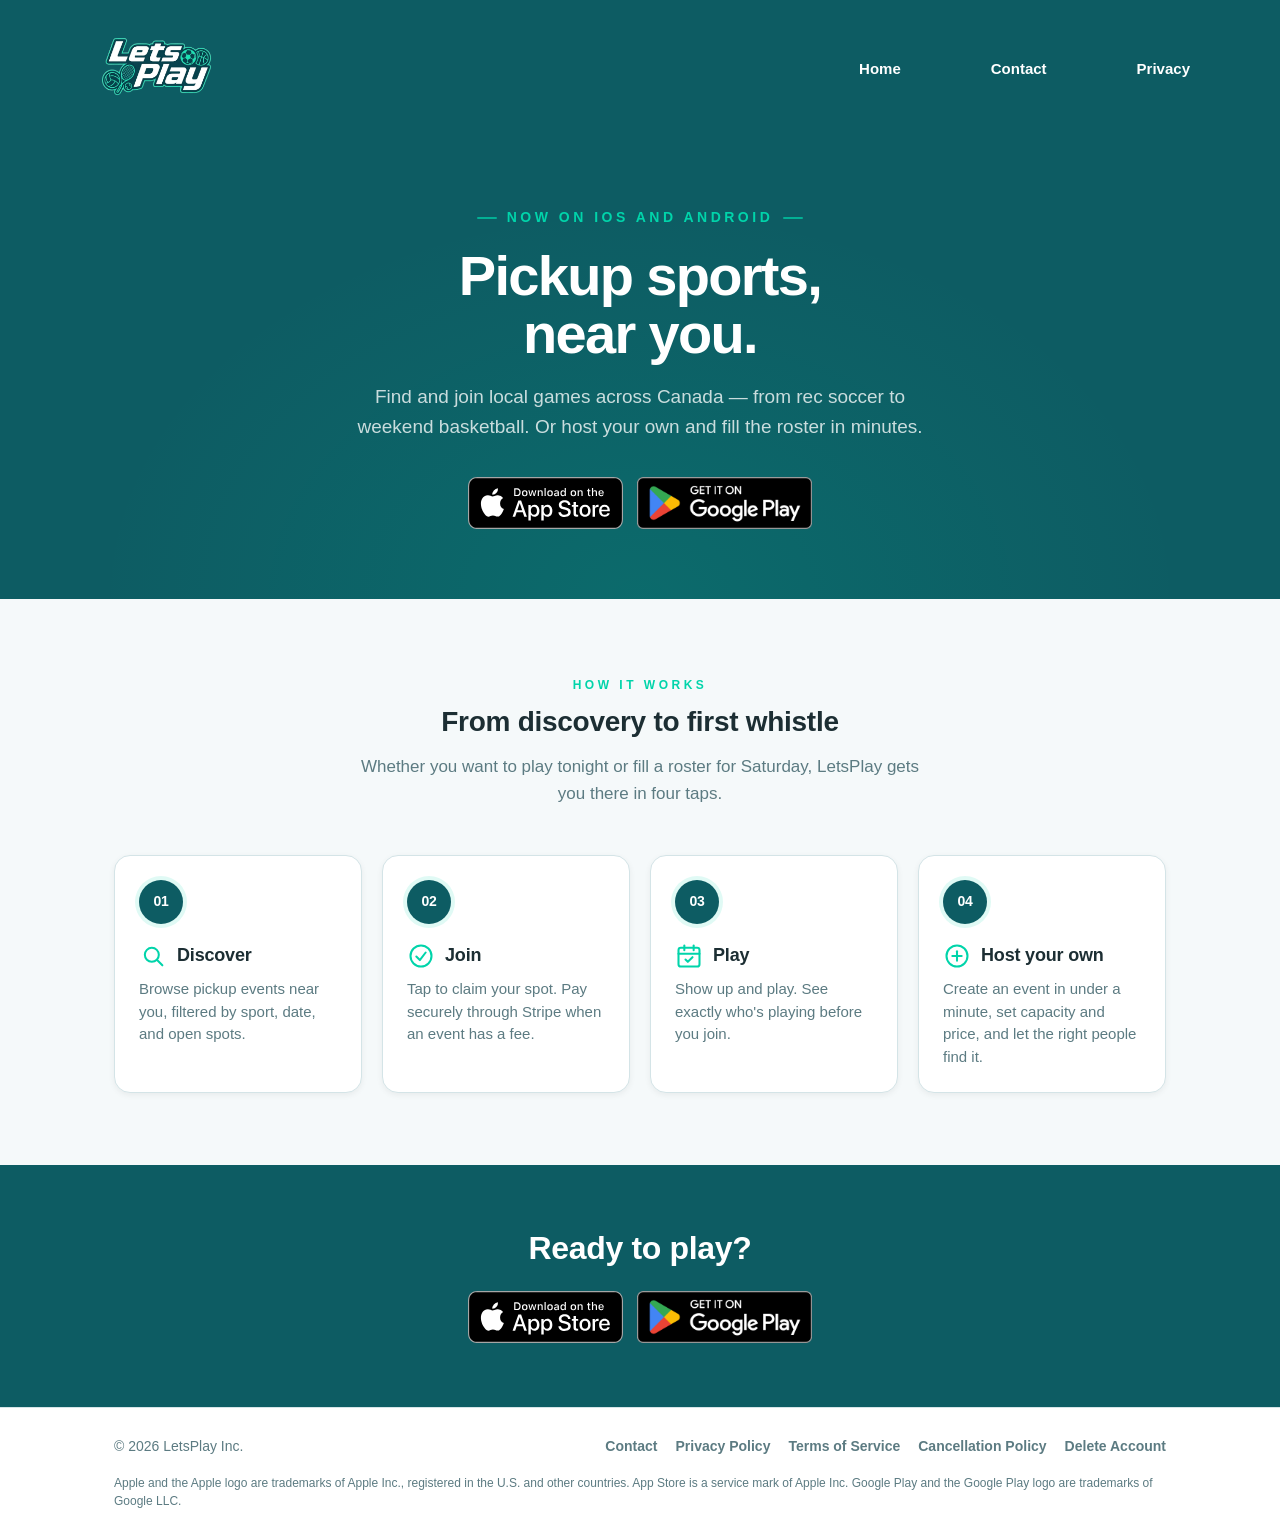
<file: index.html>
<!doctype html>
<html lang="en">
  <head>
    <meta charset="utf-8" />
    <meta name="viewport" content="width=device-width, initial-scale=1" />
    <title>LetsPlay — Pickup sports near you</title>
    <meta
      name="description"
      content="LetsPlay is a Canadian marketplace for discovering and joining local pickup sports events. Find a game near you or host your own."
    />
    <meta name="theme-color" content="#0D5C63" />
    <link rel="icon" type="image/png" href="./assets/logo.png" />
    <link rel="apple-touch-icon" href="./assets/logo.png" />
    <link rel="stylesheet" href="./assets/styles.css" />
  </head>
  <body>
    <!-- =========== Top navigation =========== -->
    <header class="nav">
      <div class="container nav__inner">
        <a class="nav__brand" href="./index.html" aria-label="LetsPlay home">
          <img src="./assets/logo.png" alt="LetsPlay" />
        </a>
        <nav class="nav__links">
          <a class="nav__link" href="./index.html">Home</a>
          <a class="nav__link" href="./contact.html">Contact</a>
          <a class="nav__link" href="./privacy.html">Privacy</a>
        </nav>
      </div>
    </header>

    <!-- =========== Hero =========== -->
    <section class="hero">
      <div class="container">
        <div class="eyebrow-row">
          <span class="eyebrow-line" aria-hidden="true"></span>
          <span class="eyebrow">Now on iOS and Android</span>
          <span class="eyebrow-line" aria-hidden="true"></span>
        </div>
        <h1>Pickup sports, near you.</h1>
        <p class="hero__sub">
          Find and join local games across Canada — from rec soccer to weekend
          basketball. Or host your own and fill the roster in minutes.
        </p>

        <div class="store-row">
          <a
            class="store-badge"
            href="https://apps.apple.com/ca/app/letsplay-pickup-sports/id6804315546?itscg=30200&amp;itsct=apps_box_link&amp;mttnsubad=6804315546"
          >
            <img src="./assets/app-store-badge.svg" alt="Download on the App Store" />
          </a>
          <a
            class="store-badge"
            href="https://play.google.com/store/apps/details?id=ca.letsplayapp.letsplay"
          >
            <img src="./assets/google-play-badge.png" alt="Get it on Google Play" />
          </a>
        </div>
      </div>
    </section>

    <!-- =========== How it works =========== -->
    <section class="section">
      <div class="container">
        <div class="section-head">
          <span class="eyebrow">How it works</span>
          <h2>From discovery to first whistle</h2>
          <p>
            Whether you want to play tonight or fill a roster for Saturday,
            LetsPlay gets you there in four taps.
          </p>
        </div>

        <div class="steps">
          <div class="card">
            <span class="step-number">01</span>
            <div class="card__head">
              <svg
                class="card__icon"
                viewBox="0 0 24 24"
                fill="none"
                stroke="currentColor"
                stroke-width="1.75"
                stroke-linecap="round"
                stroke-linejoin="round"
                aria-hidden="true"
              >
                <circle cx="11" cy="11" r="6" />
                <line x1="20" y1="20" x2="15.5" y2="15.5" />
              </svg>
              <h3>Discover</h3>
            </div>
            <p>
              Browse pickup events near you, filtered by sport, date, and open
              spots.
            </p>
          </div>

          <div class="card">
            <span class="step-number">02</span>
            <div class="card__head">
              <svg
                class="card__icon"
                viewBox="0 0 24 24"
                fill="none"
                stroke="currentColor"
                stroke-width="1.75"
                stroke-linecap="round"
                stroke-linejoin="round"
                aria-hidden="true"
              >
                <circle cx="12" cy="12" r="9" />
                <polyline points="8,12.5 11,15.5 16,9" />
              </svg>
              <h3>Join</h3>
            </div>
            <p>
              Tap to claim your spot. Pay securely through Stripe when an event
              has a fee.
            </p>
          </div>

          <div class="card">
            <span class="step-number">03</span>
            <div class="card__head">
              <svg
                class="card__icon"
                viewBox="0 0 24 24"
                fill="none"
                stroke="currentColor"
                stroke-width="1.75"
                stroke-linecap="round"
                stroke-linejoin="round"
                aria-hidden="true"
              >
                <rect x="3" y="5" width="18" height="16" rx="2" />
                <line x1="3" y1="10" x2="21" y2="10" />
                <line x1="8" y1="3" x2="8" y2="7" />
                <line x1="16" y1="3" x2="16" y2="7" />
                <polyline points="9,15 11,17 15,13" />
              </svg>
              <h3>Play</h3>
            </div>
            <p>
              Show up and play. See exactly who's playing before you join.
            </p>
          </div>

          <div class="card">
            <span class="step-number">04</span>
            <div class="card__head">
              <svg
                class="card__icon"
                viewBox="0 0 24 24"
                fill="none"
                stroke="currentColor"
                stroke-width="1.75"
                stroke-linecap="round"
                stroke-linejoin="round"
                aria-hidden="true"
              >
                <circle cx="12" cy="12" r="9" />
                <line x1="12" y1="8" x2="12" y2="16" />
                <line x1="8" y1="12" x2="16" y2="12" />
              </svg>
              <h3>Host your own</h3>
            </div>
            <p>
              Create an event in under a minute, set capacity and price, and let
              the right people find it.
            </p>
          </div>
        </div>
      </div>
    </section>

    <!-- =========== Final CTA =========== -->
    <section class="cta-strip">
      <div class="container">
        <h2>Ready to play?</h2>
        <div class="store-row">
          <a
            class="store-badge"
            href="https://apps.apple.com/ca/app/letsplay-pickup-sports/id6804315546?itscg=30200&amp;itsct=apps_box_link&amp;mttnsubad=6804315546"
          >
            <img src="./assets/app-store-badge.svg" alt="Download on the App Store" />
          </a>
          <a
            class="store-badge"
            href="https://play.google.com/store/apps/details?id=ca.letsplayapp.letsplay"
          >
            <img src="./assets/google-play-badge.png" alt="Get it on Google Play" />
          </a>
        </div>
      </div>
    </section>

    <!-- =========== Footer =========== -->
    <footer class="footer">
      <div class="container footer__inner">
        <span>&copy; 2026 LetsPlay Inc.</span>
        <nav class="footer__links">
          <a href="./contact.html">Contact</a>
          <a href="./privacy.html">Privacy Policy</a>
          <a href="./terms.html">Terms of Service</a>
          <a href="./cancellation.html">Cancellation Policy</a>
          <a href="./delete-account.html">Delete Account</a>
        </nav>
      </div>
      <p class="container footer__legal">
        Apple and the Apple logo are trademarks of Apple Inc., registered in the
        U.S. and other countries. App Store is a service mark of Apple Inc.
        Google Play and the Google Play logo are trademarks of Google LLC.
      </p>
    </footer>
  </body>
</html>
</file>
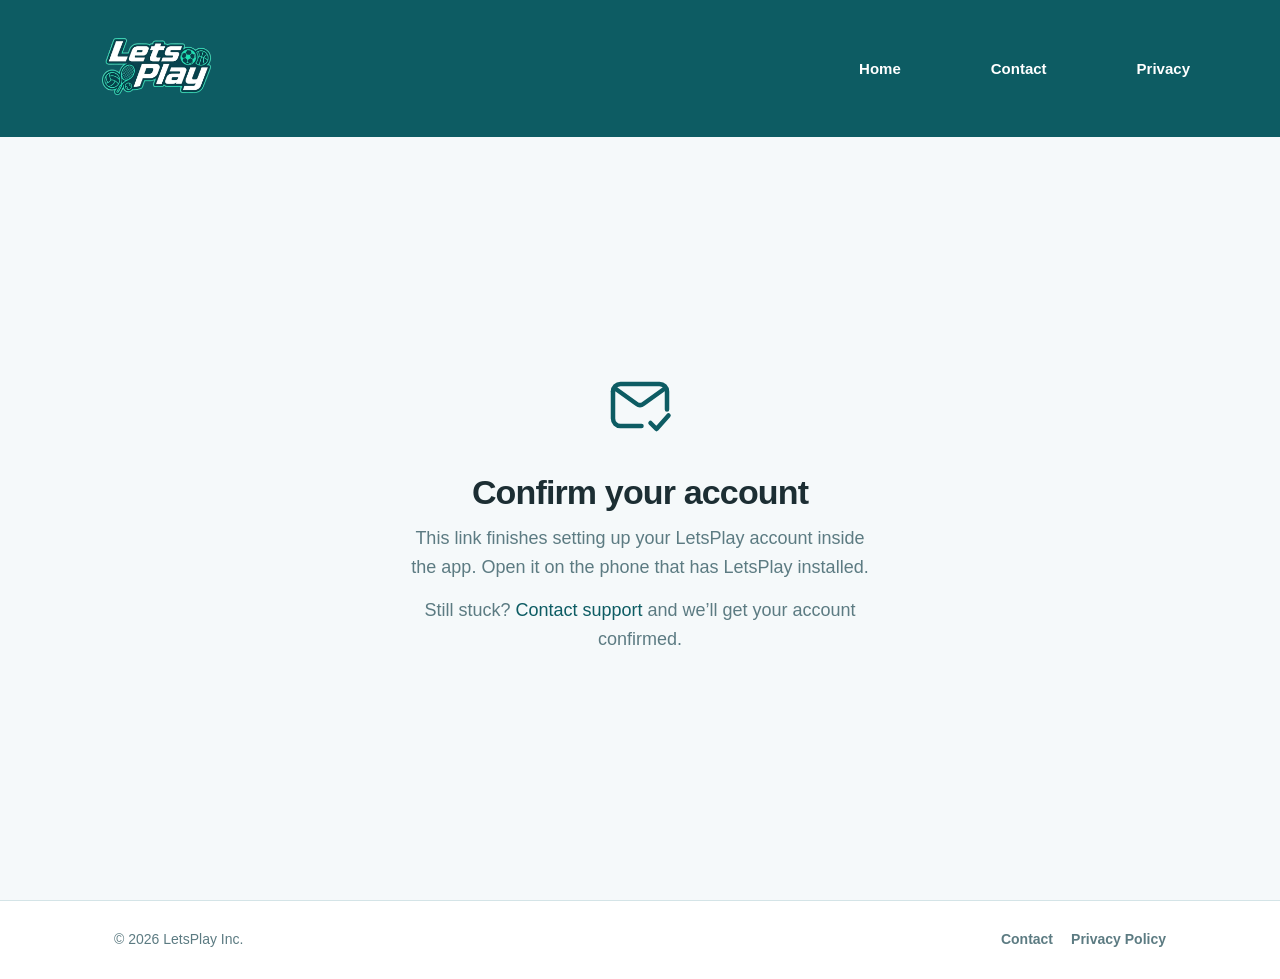
<file: auth/confirm/index.html>
<!doctype html>
<html lang="en">
  <head>
    <meta charset="utf-8" />
    <meta name="viewport" content="width=device-width, initial-scale=1" />
    <title>Confirm your account — LetsPlay</title>
    <meta
      name="description"
      content="Open this account confirmation link on a phone with the LetsPlay app installed."
    />
    <meta name="robots" content="noindex" />
    <meta name="theme-color" content="#0D5C63" />
    <link rel="icon" type="image/png" href="../../assets/logo.png" />
    <link rel="apple-touch-icon" href="../../assets/logo.png" />
    <link rel="stylesheet" href="../../assets/styles.css" />
  </head>
  <body>
    <!-- =========== Top navigation =========== -->
    <header class="nav">
      <div class="container nav__inner">
        <a class="nav__brand" href="../../index.html" aria-label="LetsPlay home">
          <img src="../../assets/logo.png" alt="LetsPlay" />
        </a>
        <nav class="nav__links">
          <a class="nav__link" href="../../index.html">Home</a>
          <a class="nav__link" href="../../contact.html">Contact</a>
          <a class="nav__link" href="../../privacy.html">Privacy</a>
        </nav>
      </div>
    </header>

    <main class="applink">
      <div class="applink__card">
        <svg
          class="applink__icon"
          viewBox="0 0 24 24"
          fill="none"
          stroke="currentColor"
          stroke-width="1.5"
          stroke-linecap="round"
          stroke-linejoin="round"
          aria-hidden="true"
        >
          <path d="M3 7.5A2.5 2.5 0 0 1 5.5 5h13A2.5 2.5 0 0 1 21 7.5v6" />
          <path d="M3 7.5v9A2.5 2.5 0 0 0 5.5 19h7" />
          <path d="m3.6 6.4 7.2 5.2a2 2 0 0 0 2.4 0l7.2-5.2" />
          <path d="m15.5 18 2 2 4-4.5" />
        </svg>
        <h1>Confirm your account</h1>

        <!-- Reaching this page means the hand-off to the app did not happen, but the
             confirming itself already did: that runs on Supabase's server before the
             redirect that lands here. So the account is live and only the sign-in is
             missing. The link arrives in one of three shapes: ?code= from the original
             signup email, #access_token= from a resent one (which the app never signs in
             from, so those people log in by hand), or #error= if it had expired. -->
        <div id="state-confirmed" hidden>
          <p>
            Your email is confirmed. Tap below to finish setting up your account
            in the app.
          </p>
          <!-- No href in the markup on purpose: the script sets it before revealing this
               block, so a script that never runs leaves inert text rather than another
               button that looks tappable and does nothing. -->
          <a class="applink__btn" id="open-app">Open in the LetsPlay app</a>
          <p class="applink__note">
            If the app opens on the login screen instead, log in with the email
            and password you chose at signup — your account is ready.
          </p>
        </div>

        <!-- Shown on a computer, where the button can't work, and for resent links,
             which carry no code to hand over. Both are confirmed already. -->
        <div id="state-login" hidden>
          <p>
            Your email is confirmed. Open LetsPlay on your phone and log in with
            the email and password you chose at signup.
          </p>
        </div>

        <div id="state-expired" hidden>
          <p>That link has expired or was already used.</p>
          <p class="applink__note">
            If you&rsquo;ve already confirmed your email, just log in to
            LetsPlay. If not, try logging in anyway and the app will offer to
            send you a new link.
          </p>
        </div>

        <div id="state-generic">
          <p>
            This link finishes setting up your LetsPlay account inside the app.
            Open it on the phone that has LetsPlay installed.
          </p>
        </div>

        <p class="applink__note">
          Still stuck? <a href="../../contact.html">Contact support</a> and
          we&rsquo;ll get your account confirmed.
        </p>
      </div>
    </main>

    <!-- =========== Footer =========== -->
    <footer class="footer">
      <div class="container footer__inner">
        <span>&copy; 2026 LetsPlay Inc.</span>
        <nav class="footer__links">
          <a href="../../contact.html">Contact</a>
          <a href="../../privacy.html">Privacy Policy</a>
        </nav>
      </div>
    </footer>

    <script>
      // Reads `a=1&b=2` from either a query string or a URL fragment.
      function params(input) {
        return new URLSearchParams((input || "").replace(/^[?#]/, ""));
      }

      // Returns the letsplay:// URL handing `code` back to the app, or null if there is none.
      //
      // The https URL cannot be reused for this. Chrome on iOS has been seen not handing
      // Universal Links to the app, and Safari refuses to hand off a link tapped on a page of
      // the same domain — so the old button, pointed at window.location.href, could never
      // work. A custom scheme is not a web page, so the browser has to pass it to the OS.
      //
      // Only `code` is forwarded, deliberately. A custom scheme is unverified — any app may
      // claim letsplay:// — and a PKCE code is the one auth value that survives that: redeeming
      // it needs the verifier held by the real app on this device, so an interceptor gets
      // nothing. Implicit-flow tokens (#access_token) are bearer credentials and must never
      // travel this way.
      function appHandoffUrl(path, search) {
        var code = params(search).get("code");
        return code ? "letsplay://" + path + "?code=" + encodeURIComponent(code) : null;
      }

      // Returns true on a computer, where a letsplay:// button has nothing to open. iPads that
      // ask for desktop sites report "Macintosh", so a touchscreen Mac counts as a phone.
      function isDesktop(userAgent, maxTouchPoints) {
        if (/iPhone|iPad|iPod|Android/i.test(userAgent)) return false;
        return !(/Macintosh/.test(userAgent) && maxTouchPoints > 1);
      }

      // Picks which block applies: a usable code, a resent link, an expired link, or neither.
      // A code on a computer gets the log-in message, since the button there can't work.
      function handoffState(search, hash, desktop) {
        if (params(search).get("code")) return desktop ? "login" : "confirmed";
        if (params(hash).get("access_token")) return "login";
        if (params(hash).get("error") || params(search).get("error")) return "expired";
        return "generic";
      }

      (function () {
        var state = handoffState(
          window.location.search,
          window.location.hash,
          isDesktop(navigator.userAgent, navigator.maxTouchPoints || 0)
        );
        if (state === "generic") return; // already the markup's default, so JS-off is correct

        // A resent link puts live sign-in tokens in the address bar. Nothing here uses them,
        // so take them out of the URL and the browser history.
        if (params(window.location.hash).get("access_token")) {
          history.replaceState(null, "", window.location.pathname + window.location.search);
        }

        // href first, then reveal — never show a button that isn't wired up yet.
        if (state === "confirmed") {
          document.getElementById("open-app").href = appHandoffUrl(
            "auth/confirm",
            window.location.search
          );
        }

        document.getElementById("state-generic").hidden = true;
        document.getElementById("state-" + state).hidden = false;
      })();
    </script>
  </body>
</html>
</file>
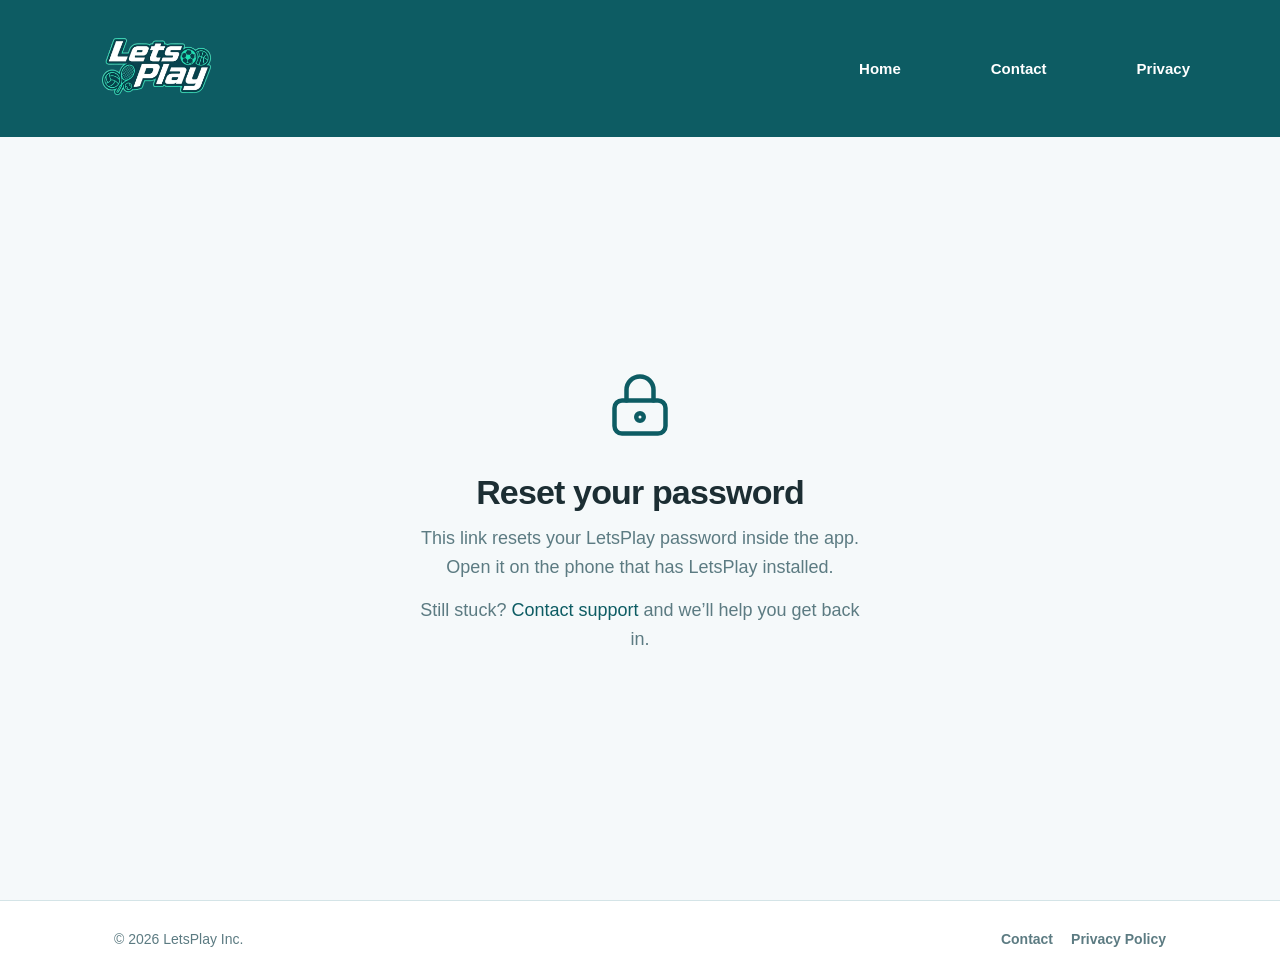
<file: auth/reset-password/index.html>
<!doctype html>
<html lang="en">
  <head>
    <meta charset="utf-8" />
    <meta name="viewport" content="width=device-width, initial-scale=1" />
    <title>Reset your password — LetsPlay</title>
    <meta
      name="description"
      content="Open this password reset link on a phone with the LetsPlay app installed."
    />
    <meta name="robots" content="noindex" />
    <meta name="theme-color" content="#0D5C63" />
    <link rel="icon" type="image/png" href="../../assets/logo.png" />
    <link rel="apple-touch-icon" href="../../assets/logo.png" />
    <link rel="stylesheet" href="../../assets/styles.css" />
  </head>
  <body>
    <!-- =========== Top navigation =========== -->
    <header class="nav">
      <div class="container nav__inner">
        <a class="nav__brand" href="../../index.html" aria-label="LetsPlay home">
          <img src="../../assets/logo.png" alt="LetsPlay" />
        </a>
        <nav class="nav__links">
          <a class="nav__link" href="../../index.html">Home</a>
          <a class="nav__link" href="../../contact.html">Contact</a>
          <a class="nav__link" href="../../privacy.html">Privacy</a>
        </nav>
      </div>
    </header>

    <main class="applink">
      <div class="applink__card">
        <svg
          class="applink__icon"
          viewBox="0 0 24 24"
          fill="none"
          stroke="currentColor"
          stroke-width="1.5"
          stroke-linecap="round"
          stroke-linejoin="round"
          aria-hidden="true"
        >
          <rect x="3.5" y="10.5" width="17" height="11" rx="2.5" />
          <path d="M7.5 10.5V7a4.5 4.5 0 0 1 9 0v3.5" />
          <circle cx="12" cy="16" r="1.25" />
        </svg>
        <h1>Reset your password</h1>

        <!-- By the time this renders, Supabase has already used up the emailed link and
             swapped it for a one-time ?code=. The password itself is untouched: only the
             app that asked for the reset can redeem that code, only for about 5 minutes
             after the reset was requested, and the new password is set there. So there is
             no "you're already done" state here, and no way to finish on a computer. -->
        <div id="state-confirmed" hidden>
          <p>Tap below to choose a new password in the app.</p>
          <!-- No href in the markup on purpose: the script sets it before revealing this
               block, so a script that never runs leaves inert text rather than another
               button that looks tappable and does nothing. -->
          <a class="applink__btn" id="open-app">Open in the LetsPlay app</a>
          <p class="applink__note">
            Reset links only work for about 5 minutes after you ask for one. If
            the app says the link expired, request a new reset from the login
            screen.
          </p>
        </div>

        <div id="state-desktop" hidden>
          <p>
            Password resets have to be finished on your phone. Open LetsPlay on
            your phone, tap <strong>Forgot password</strong>, and open the new
            email on that phone.
          </p>
        </div>

        <div id="state-expired" hidden>
          <p>That link has expired or was already used.</p>
          <p class="applink__note">
            Request a new reset from the LetsPlay login screen, then tap the link
            in the email within 5 minutes.
          </p>
        </div>

        <div id="state-generic">
          <p>
            This link resets your LetsPlay password inside the app. Open it on
            the phone that has LetsPlay installed.
          </p>
        </div>

        <p class="applink__note">
          Still stuck? <a href="../../contact.html">Contact support</a> and
          we&rsquo;ll help you get back in.
        </p>
      </div>
    </main>

    <!-- =========== Footer =========== -->
    <footer class="footer">
      <div class="container footer__inner">
        <span>&copy; 2026 LetsPlay Inc.</span>
        <nav class="footer__links">
          <a href="../../contact.html">Contact</a>
          <a href="../../privacy.html">Privacy Policy</a>
        </nav>
      </div>
    </footer>

    <script>
      // Reads `a=1&b=2` from either a query string or a URL fragment.
      function params(input) {
        return new URLSearchParams((input || "").replace(/^[?#]/, ""));
      }

      // Returns the letsplay:// URL handing `code` back to the app, or null if there is none.
      //
      // The https URL cannot be reused for this. Chrome on iOS has been seen not handing
      // Universal Links to the app, and Safari refuses to hand off a link tapped on a page of
      // the same domain — so the old button, pointed at window.location.href, could never
      // work. A custom scheme is not a web page, so the browser has to pass it to the OS.
      //
      // Only `code` is forwarded, deliberately. A custom scheme is unverified — any app may
      // claim letsplay:// — and a PKCE code is the one auth value that survives that: redeeming
      // it needs the verifier held by the real app on this device, so an interceptor gets
      // nothing. Implicit-flow tokens (#access_token) are bearer credentials and must never
      // travel this way.
      function appHandoffUrl(path, search) {
        var code = params(search).get("code");
        return code ? "letsplay://" + path + "?code=" + encodeURIComponent(code) : null;
      }

      // Returns true on a computer, where a letsplay:// button has nothing to open. iPads that
      // ask for desktop sites report "Macintosh", so a touchscreen Mac counts as a phone.
      function isDesktop(userAgent, maxTouchPoints) {
        if (/iPhone|iPad|iPod|Android/i.test(userAgent)) return false;
        return !(/Macintosh/.test(userAgent) && maxTouchPoints > 1);
      }

      // Picks which block applies: a usable code, an expired link, or neither. A code on a
      // computer gets the "finish on your phone" message, since the button there can't work.
      function handoffState(search, hash, desktop) {
        if (params(search).get("code")) return desktop ? "desktop" : "confirmed";
        if (params(hash).get("error") || params(search).get("error")) return "expired";
        return "generic";
      }

      (function () {
        var state = handoffState(
          window.location.search,
          window.location.hash,
          isDesktop(navigator.userAgent, navigator.maxTouchPoints || 0)
        );
        if (state === "generic") return; // already the markup's default, so JS-off is correct

        // href first, then reveal — never show a button that isn't wired up yet.
        if (state === "confirmed") {
          document.getElementById("open-app").href = appHandoffUrl(
            "auth/reset-password",
            window.location.search
          );
        }

        document.getElementById("state-generic").hidden = true;
        document.getElementById("state-" + state).hidden = false;
      })();
    </script>
  </body>
</html>
</file>
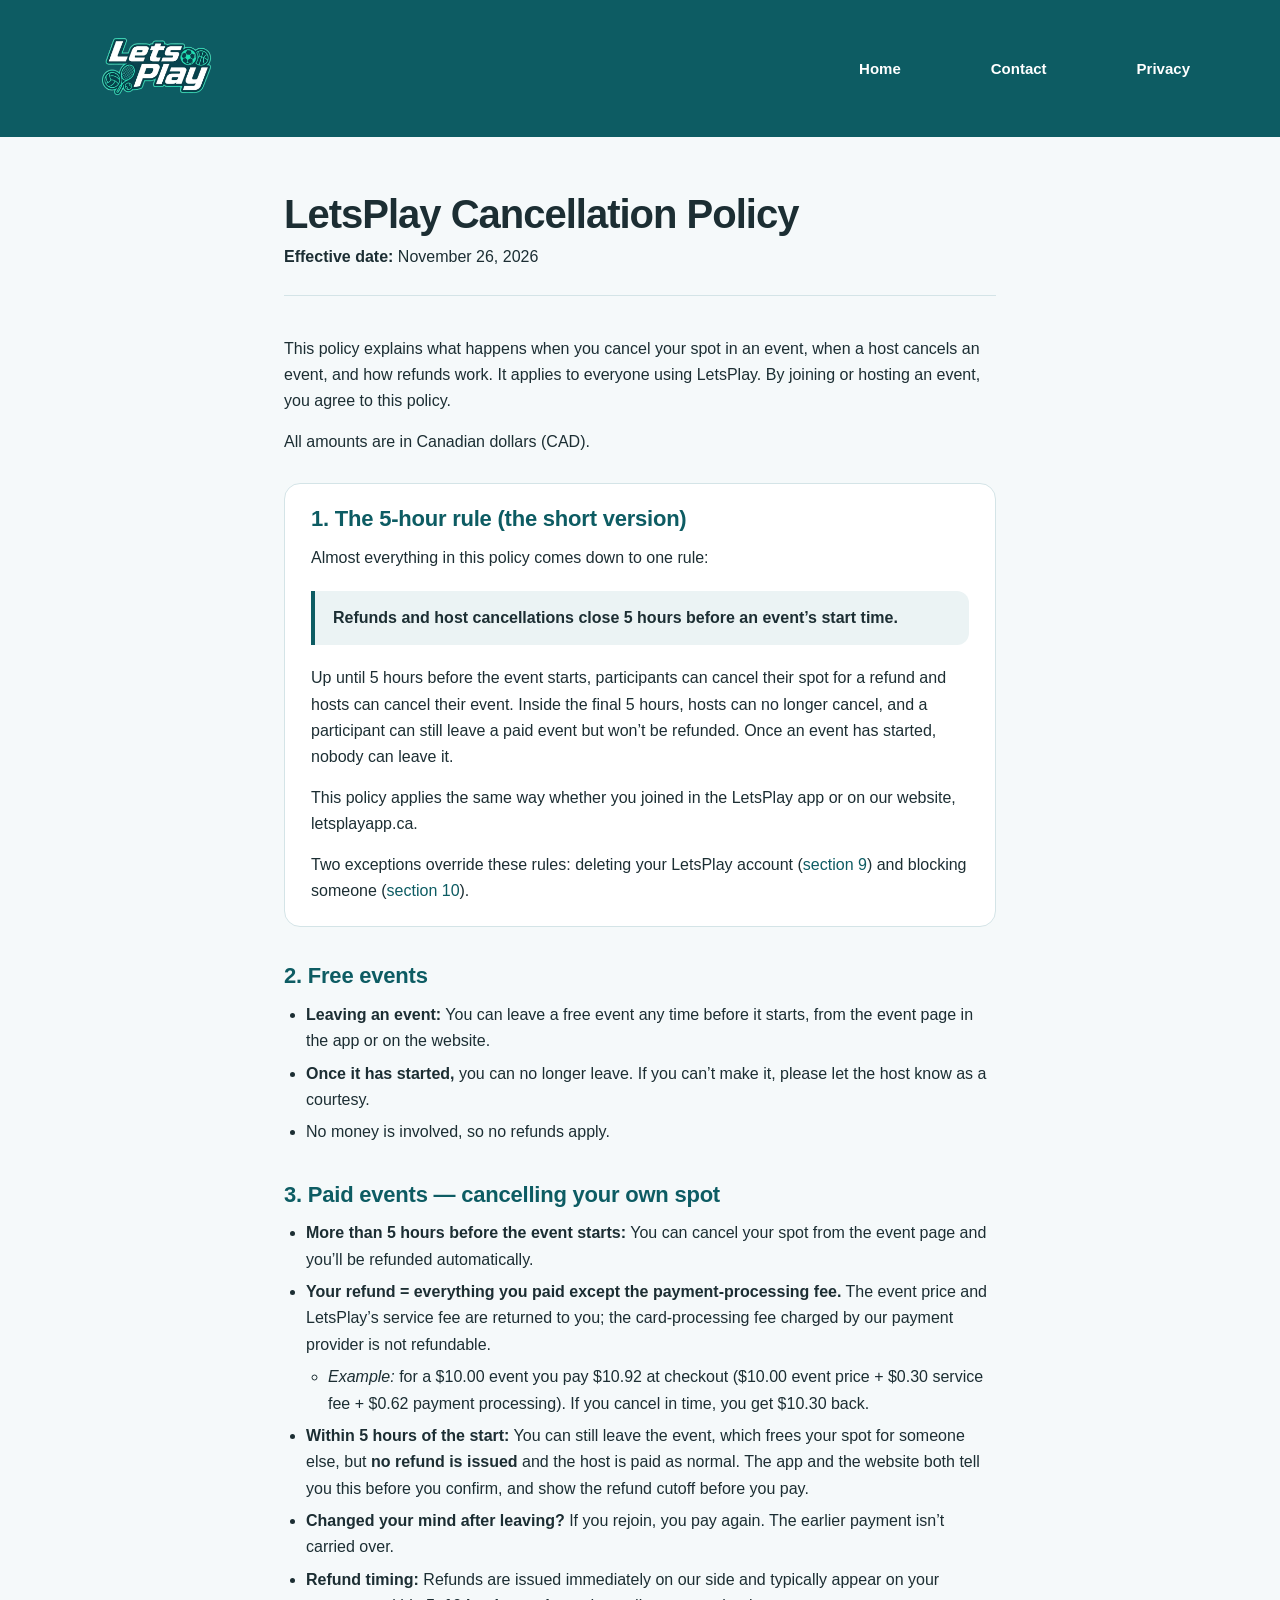
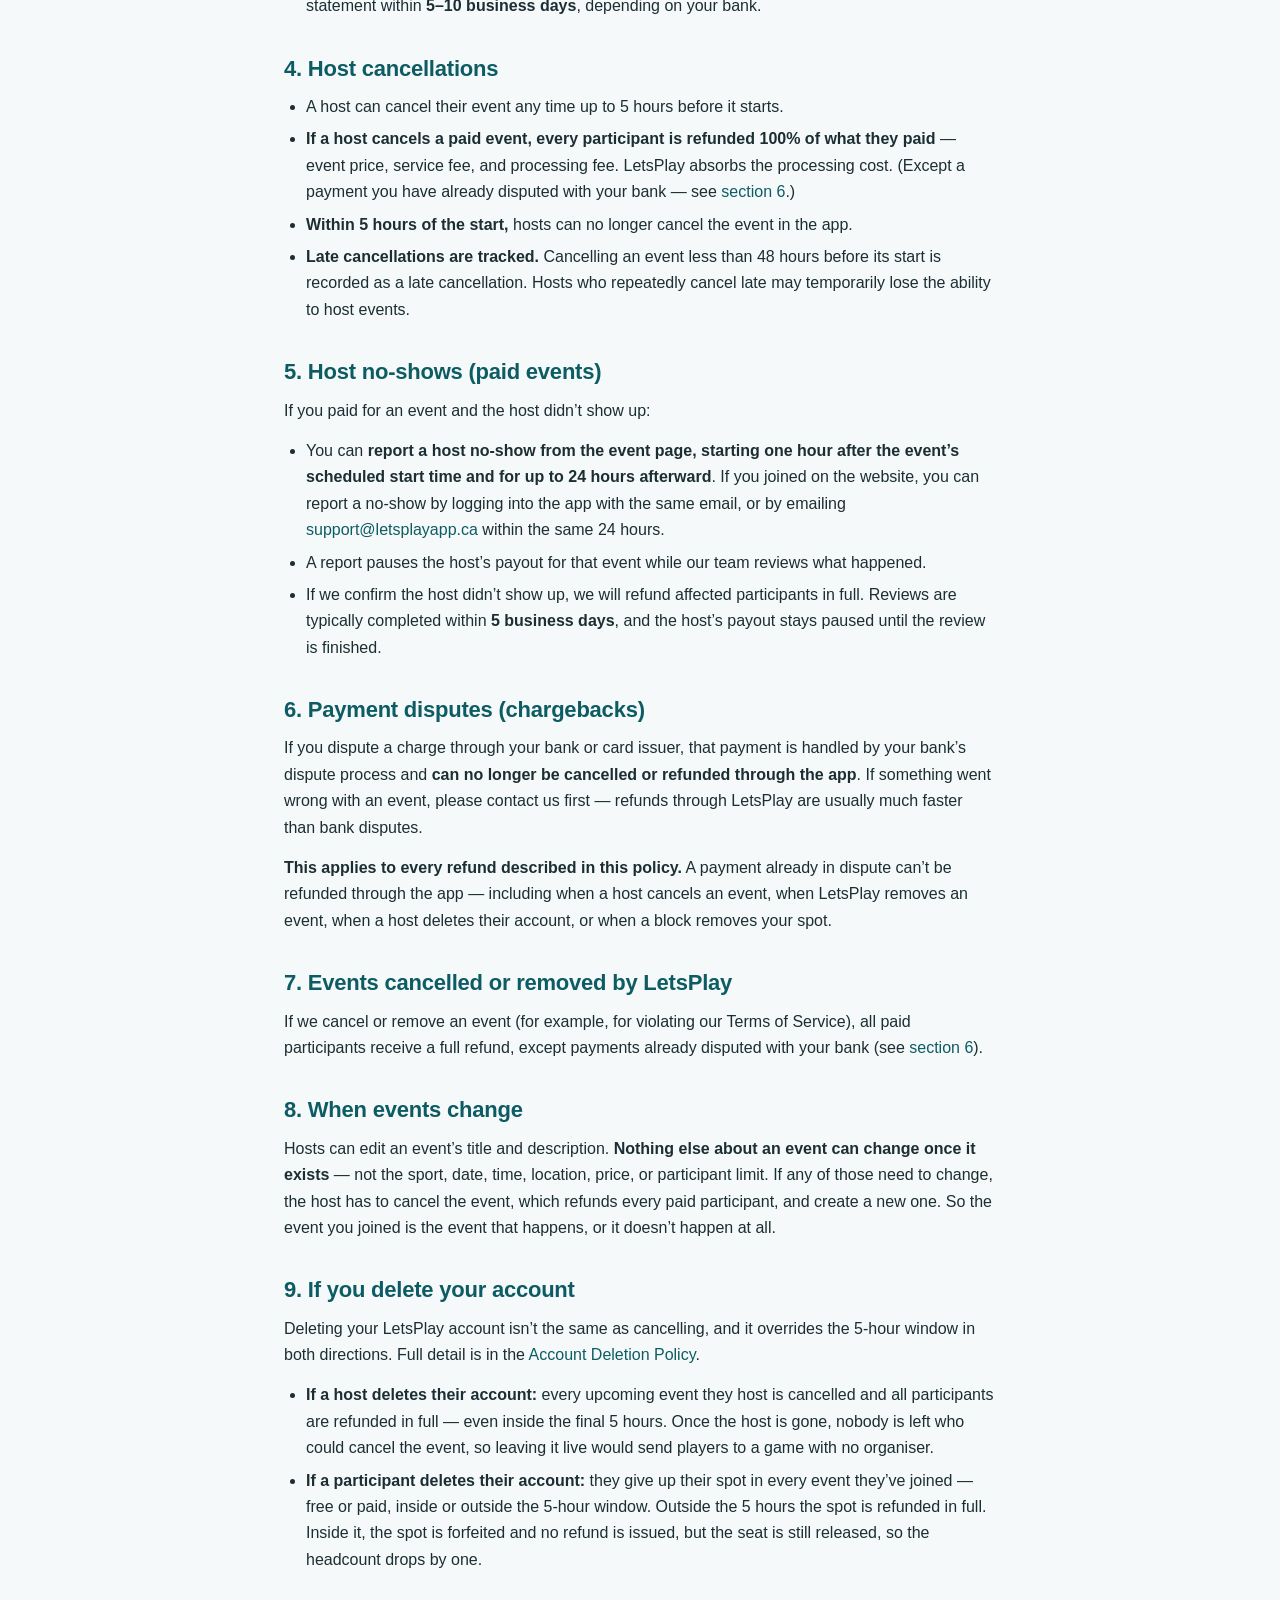
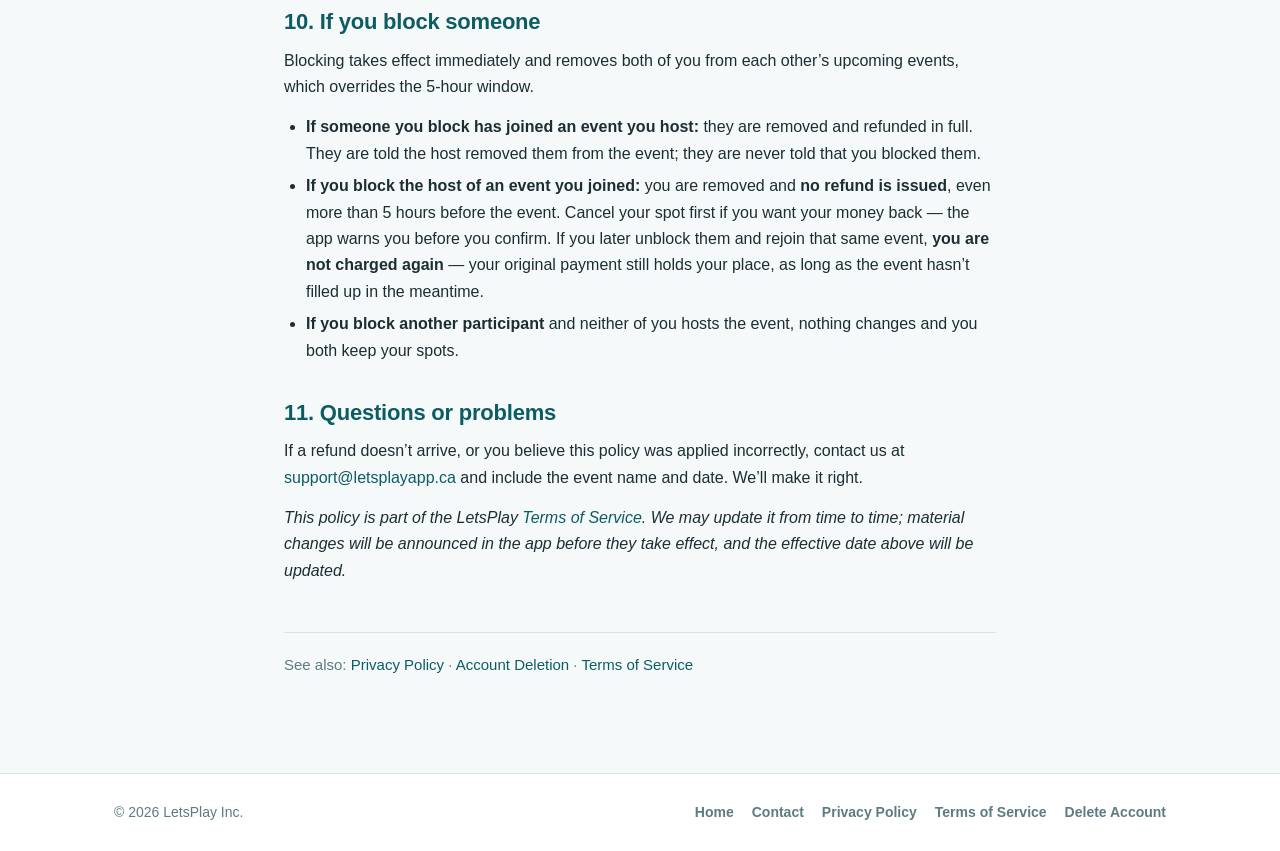
<file: cancellation.html>
<!doctype html>
<!--
  Cancellation and refund policy.

  SOURCE OF TRUTH: CANCELLATION_POLICY.md in the mobile repo. The wording here is
  a verbatim copy — every figure and cutoff is verified against what the app
  enforces. If the cancellation behaviour changes, change both.

  NOT the same surface as the app's in-app "Cancellation Policy" row, which opens
  its own explainer screen.
-->
<html lang="en">
  <head>
    <meta charset="utf-8" />
    <meta name="viewport" content="width=device-width, initial-scale=1" />
    <title>Cancellation Policy — LetsPlay</title>
    <meta
      name="description"
      content="How cancellations and refunds work on LetsPlay: the 5-hour rule, cancelling your spot, host cancellations, no-shows, and how refunds are issued."
    />
    <meta name="theme-color" content="#0D5C63" />
    <link rel="icon" type="image/png" href="./assets/logo.png" />
    <link rel="apple-touch-icon" href="./assets/logo.png" />
    <link rel="stylesheet" href="./assets/styles.css" />
  </head>
  <body>
    <!-- =========== Top navigation =========== -->
    <header class="nav">
      <div class="container nav__inner">
        <a class="nav__brand" href="./index.html" aria-label="LetsPlay home">
          <img src="./assets/logo.png" alt="LetsPlay" />
        </a>
        <nav class="nav__links">
          <a class="nav__link" href="./index.html">Home</a>
          <a class="nav__link" href="./contact.html">Contact</a>
          <a class="nav__link" href="./privacy.html">Privacy</a>
        </nav>
      </div>
    </header>

    <main class="legal">
      <div class="legal__head">
        <h1>LetsPlay Cancellation Policy</h1>
        <p class="legal__meta">
          <strong>Effective date:</strong> November 26, 2026
        </p>
      </div>

      <p>
        This policy explains what happens when you cancel your spot in an event,
        when a host cancels an event, and how refunds work. It applies to
        everyone using LetsPlay. By joining or hosting an event, you agree to
        this policy.
      </p>

      <p>All amounts are in Canadian dollars (CAD).</p>

      <div class="legal__panel">
        <h2 id="s1">1. The 5-hour rule (the short version)</h2>

        <p>Almost everything in this policy comes down to one rule:</p>

        <div class="legal__note">
          <p>
            <strong
              >Refunds and host cancellations close 5 hours before an
              event&rsquo;s start time.</strong
            >
          </p>
        </div>

        <p>
          Up until 5 hours before the event starts, participants can cancel
          their spot for a refund and hosts can cancel their event. Inside the
          final 5 hours, hosts can no longer cancel, and a participant can still
          leave a paid event but won&rsquo;t be refunded. Once an event has
          started, nobody can leave it.
        </p>

        <p>
          This policy applies the same way whether you joined in the LetsPlay
          app or on our website, letsplayapp.ca.
        </p>

        <p>
          Two exceptions override these rules: deleting your LetsPlay account
          (<a href="#s9">section 9</a>) and blocking someone
          (<a href="#s10">section 10</a>).
        </p>
      </div>

      <h2 id="s2">2. Free events</h2>

      <ul>
        <li>
          <strong>Leaving an event:</strong> You can leave a free event any time
          before it starts, from the event page in the app or on the website.
        </li>
        <li>
          <strong>Once it has started,</strong> you can no longer leave. If you
          can&rsquo;t make it, please let the host know as a courtesy.
        </li>
        <li>No money is involved, so no refunds apply.</li>
      </ul>

      <h2 id="s3">3. Paid events &mdash; cancelling your own spot</h2>

      <ul>
        <li>
          <strong>More than 5 hours before the event starts:</strong> You can
          cancel your spot from the event page and you&rsquo;ll be refunded
          automatically.
        </li>
        <li>
          <strong
            >Your refund = everything you paid except the payment-processing
            fee.</strong
          >
          The event price and LetsPlay&rsquo;s service fee are returned to you;
          the card-processing fee charged by our payment provider is not
          refundable.
          <ul>
            <li>
              <em>Example:</em> for a $10.00 event you pay $10.92 at checkout
              ($10.00 event price + $0.30 service fee + $0.62 payment
              processing). If you cancel in time, you get $10.30 back.
            </li>
          </ul>
        </li>
        <li>
          <strong>Within 5 hours of the start:</strong> You can still leave the
          event, which frees your spot for someone else, but
          <strong>no refund is issued</strong> and the host is paid as normal.
          The app and the website both tell you this before you confirm, and
          show the refund cutoff before you pay.
        </li>
        <li>
          <strong>Changed your mind after leaving?</strong> If you rejoin, you
          pay again. The earlier payment isn&rsquo;t carried over.
        </li>
        <li>
          <strong>Refund timing:</strong> Refunds are issued immediately on our
          side and typically appear on your statement within
          <strong>5&ndash;10 business days</strong>, depending on your bank.
        </li>
      </ul>

      <h2 id="s4">4. Host cancellations</h2>

      <ul>
        <li>
          A host can cancel their event any time up to 5 hours before it starts.
        </li>
        <li>
          <strong
            >If a host cancels a paid event, every participant is refunded 100%
            of what they paid</strong
          >
          &mdash; event price, service fee, and processing fee. LetsPlay absorbs
          the processing cost. (Except a payment you have already disputed with
          your bank &mdash; see <a href="#s6">section 6</a>.)
        </li>
        <li>
          <strong>Within 5 hours of the start,</strong> hosts can no longer
          cancel the event in the app.
        </li>
        <li>
          <strong>Late cancellations are tracked.</strong> Cancelling an event
          less than 48 hours before its start is recorded as a late cancellation.
          Hosts who repeatedly cancel late may temporarily lose the ability to
          host events.
        </li>
      </ul>

      <h2 id="s5">5. Host no-shows (paid events)</h2>

      <p>If you paid for an event and the host didn&rsquo;t show up:</p>

      <ul>
        <li>
          You can
          <strong
            >report a host no-show from the event page, starting one hour after
            the event&rsquo;s scheduled start time and for up to 24 hours
            afterward</strong
          >. If you joined on the website, you can report a no-show by logging
          into the app with the same email, or by emailing
          <a href="mailto:support@letsplayapp.ca">support@letsplayapp.ca</a>
          within the same 24 hours.
        </li>
        <li>
          A report pauses the host&rsquo;s payout for that event while our team
          reviews what happened.
        </li>
        <li>
          If we confirm the host didn&rsquo;t show up, we will refund affected
          participants in full. Reviews are typically completed within
          <strong>5 business days</strong>, and the host&rsquo;s payout stays
          paused until the review is finished.
        </li>
      </ul>

      <h2 id="s6">6. Payment disputes (chargebacks)</h2>

      <p>
        If you dispute a charge through your bank or card issuer, that payment is
        handled by your bank&rsquo;s dispute process and
        <strong>can no longer be cancelled or refunded through the app</strong>.
        If something went wrong with an event, please contact us first &mdash;
        refunds through LetsPlay are usually much faster than bank disputes.
      </p>

      <p>
        <strong>This applies to every refund described in this policy.</strong> A
        payment already in dispute can&rsquo;t be refunded through the app &mdash;
        including when a host cancels an event, when LetsPlay removes an event,
        when a host deletes their account, or when a block removes your spot.
      </p>

      <h2 id="s7">7. Events cancelled or removed by LetsPlay</h2>

      <p>
        If we cancel or remove an event (for example, for violating our Terms of
        Service), all paid participants receive a full refund, except payments
        already disputed with your bank (see <a href="#s6">section 6</a>).
      </p>

      <h2 id="s8">8. When events change</h2>

      <p>
        Hosts can edit an event&rsquo;s title and description.
        <strong>Nothing else about an event can change once it exists</strong>
        &mdash; not the sport, date, time, location, price, or participant limit.
        If any of those need to change, the host has to cancel the event, which
        refunds every paid participant, and create a new one. So the event you
        joined is the event that happens, or it doesn&rsquo;t happen at all.
      </p>

      <h2 id="s9">9. If you delete your account</h2>

      <p>
        Deleting your LetsPlay account isn&rsquo;t the same as cancelling, and it
        overrides the 5-hour window in both directions. Full detail is in the
        <a href="./delete-account.html">Account Deletion Policy</a>.
      </p>

      <ul>
        <li>
          <strong>If a host deletes their account:</strong> every upcoming event
          they host is cancelled and all participants are refunded in full
          &mdash; even inside the final 5 hours. Once the host is gone, nobody
          is left who could cancel the event, so leaving it live would send
          players to a game with no organiser.
        </li>
        <li>
          <strong>If a participant deletes their account:</strong> they give up
          their spot in every event they&rsquo;ve joined &mdash; free or paid,
          inside or outside the 5-hour window. Outside the 5 hours the spot is
          refunded in full. Inside it, the spot is forfeited and no refund is
          issued, but the seat is still released, so the headcount drops by one.
        </li>
      </ul>

      <h2 id="s10">10. If you block someone</h2>

      <p>
        Blocking takes effect immediately and removes both of you from each
        other&rsquo;s upcoming events, which overrides the 5-hour window.
      </p>

      <ul>
        <li>
          <strong>If someone you block has joined an event you host:</strong>
          they are removed and refunded in full. They are told the host removed
          them from the event; they are never told that you blocked them.
        </li>
        <li>
          <strong>If you block the host of an event you joined:</strong> you are
          removed and <strong>no refund is issued</strong>, even more than 5
          hours before the event. Cancel your spot first if you want your money back &mdash; the
          app warns you before you confirm. If you later unblock them and rejoin
          that same event, <strong>you are not charged again</strong> &mdash;
          your original payment still holds your place, as long as the event
          hasn&rsquo;t filled up in the meantime.
        </li>
        <li>
          <strong>If you block another participant</strong> and neither of you
          hosts the event, nothing changes and you both keep your spots.
        </li>
      </ul>

      <h2 id="s11">11. Questions or problems</h2>

      <p>
        If a refund doesn&rsquo;t arrive, or you believe this policy was applied
        incorrectly, contact us at
        <a href="mailto:support@letsplayapp.ca">support@letsplayapp.ca</a> and
        include the event name and date. We&rsquo;ll make it right.
      </p>

      <p>
        <em
          >This policy is part of the LetsPlay
          <a href="./terms.html">Terms of Service</a>. We may update it from time
          to time; material changes will be announced in the app before they take
          effect, and the effective date above will be updated.</em
        >
      </p>

      <footer class="legal__seealso">
        See also:
        <a href="./privacy.html">Privacy Policy</a> &middot;
        <a href="./delete-account.html">Account Deletion</a> &middot;
        <a href="./terms.html">Terms of Service</a>
      </footer>
    </main>

    <!-- =========== Footer =========== -->
    <footer class="footer">
      <div class="container footer__inner">
        <span>&copy; 2026 LetsPlay Inc.</span>
        <nav class="footer__links">
          <a href="./index.html">Home</a>
          <a href="./contact.html">Contact</a>
          <a href="./privacy.html">Privacy Policy</a>
          <a href="./terms.html">Terms of Service</a>
          <a href="./delete-account.html">Delete Account</a>
        </nav>
      </div>
    </footer>
  </body>
</html>
</file>
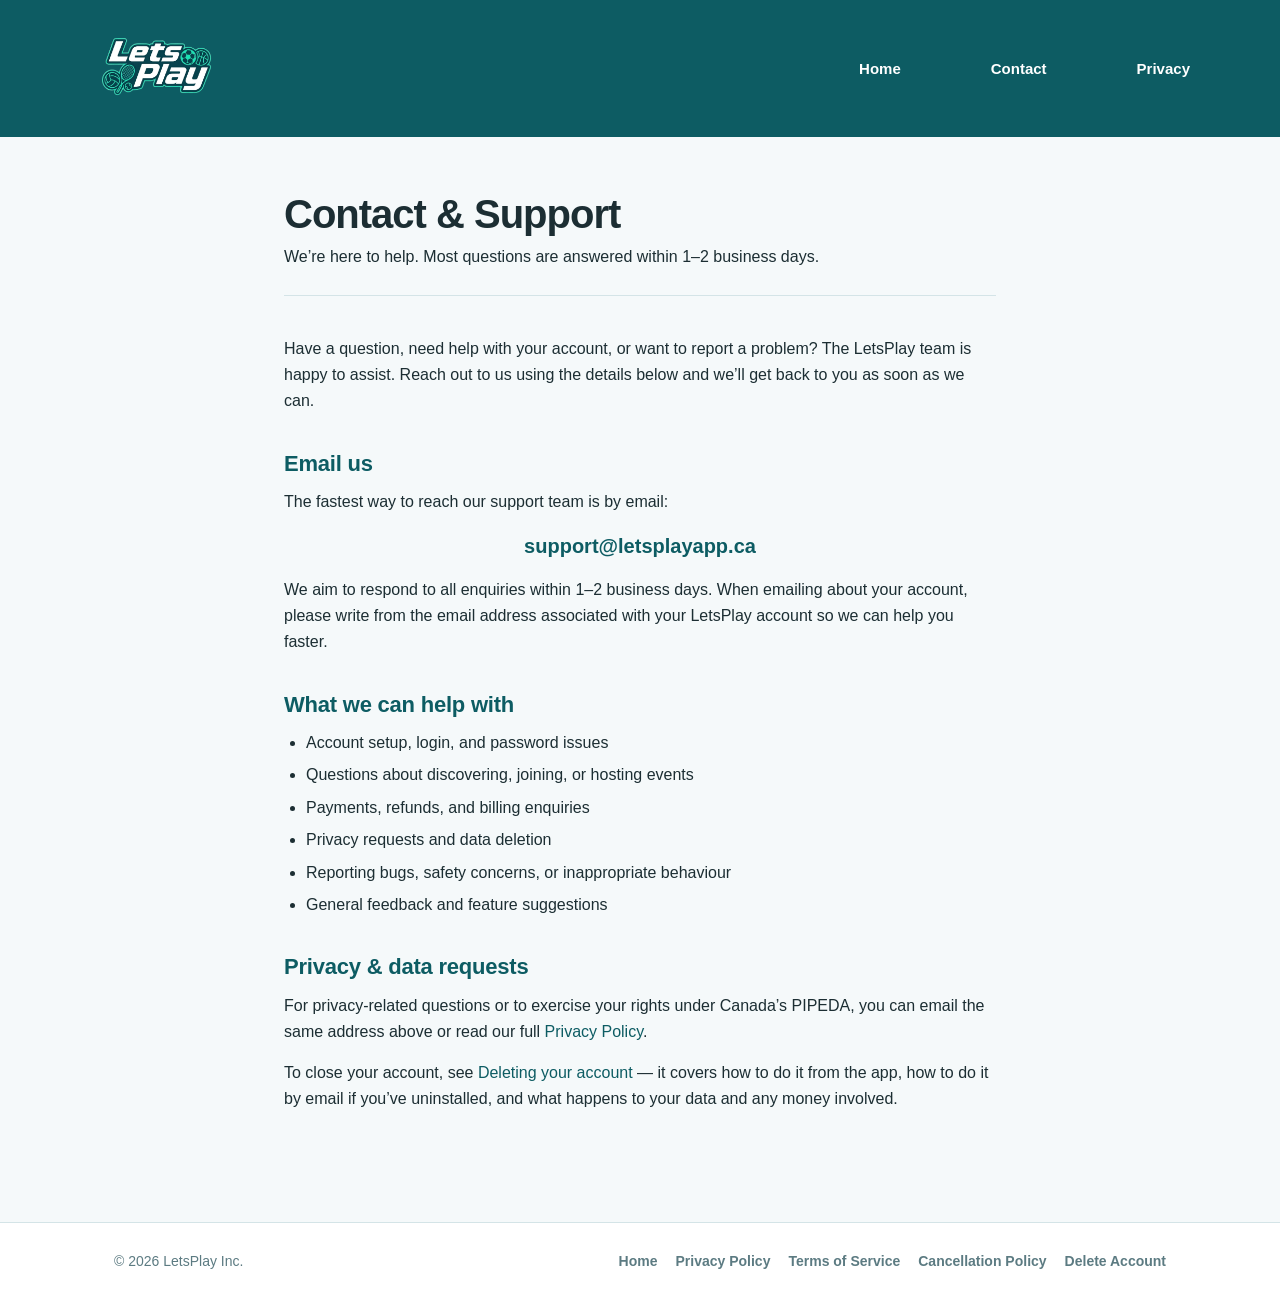
<file: contact.html>
<!doctype html>
<html lang="en">
  <head>
    <meta charset="utf-8" />
    <meta name="viewport" content="width=device-width, initial-scale=1" />
    <title>Contact &amp; Support — LetsPlay</title>
    <meta
      name="description"
      content="Contact LetsPlay support. Get in touch with our team for help with your account, events, payments, or any questions about the LetsPlay app."
    />
    <meta name="theme-color" content="#0D5C63" />
    <link rel="icon" type="image/png" href="./assets/logo.png" />
    <link rel="apple-touch-icon" href="./assets/logo.png" />
    <link rel="stylesheet" href="./assets/styles.css" />
  </head>
  <body>
    <!-- =========== Top navigation =========== -->
    <header class="nav">
      <div class="container nav__inner">
        <a class="nav__brand" href="./index.html" aria-label="LetsPlay home">
          <img src="./assets/logo.png" alt="LetsPlay" />
        </a>
        <nav class="nav__links">
          <a class="nav__link" href="./index.html">Home</a>
          <a class="nav__link" href="./contact.html">Contact</a>
          <a class="nav__link" href="./privacy.html">Privacy</a>
        </nav>
      </div>
    </header>

    <main class="legal">
      <div class="legal__head">
        <h1>Contact &amp; Support</h1>
        <p class="legal__meta">
          We&rsquo;re here to help. Most questions are answered within 1&ndash;2
          business days.
        </p>
      </div>

      <p>
        Have a question, need help with your account, or want to report a
        problem? The LetsPlay team is happy to assist. Reach out to us using the
        details below and we&rsquo;ll get back to you as soon as we can.
      </p>

      <h2>Email us</h2>
      <p>
        The fastest way to reach our support team is by email:
      </p>
      <p class="contact-email-row">
        <a class="contact-email" href="mailto:support@letsplayapp.ca"
          >support@letsplayapp.ca</a
        >
      </p>
      <p>
        We aim to respond to all enquiries within 1&ndash;2 business days. When
        emailing about your account, please write from the email address
        associated with your LetsPlay account so we can help you faster.
      </p>

      <h2>What we can help with</h2>
      <ul>
        <li>Account setup, login, and password issues</li>
        <li>Questions about discovering, joining, or hosting events</li>
        <li>Payments, refunds, and billing enquiries</li>
        <li>Privacy requests and data deletion</li>
        <li>Reporting bugs, safety concerns, or inappropriate behaviour</li>
        <li>General feedback and feature suggestions</li>
      </ul>

      <h2>Privacy &amp; data requests</h2>
      <p>
        For privacy-related questions or to exercise your rights under
        Canada&rsquo;s PIPEDA, you can email the same address above or read our
        full <a href="./privacy.html">Privacy Policy</a>.
      </p>
      <p>
        To close your account, see
        <a href="./delete-account.html">Deleting your account</a> &mdash; it
        covers how to do it from the app, how to do it by email if you&rsquo;ve
        uninstalled, and what happens to your data and any money involved.
      </p>
    </main>

    <!-- =========== Footer =========== -->
    <footer class="footer">
      <div class="container footer__inner">
        <span>&copy; 2026 LetsPlay Inc.</span>
        <nav class="footer__links">
          <a href="./index.html">Home</a>
          <a href="./privacy.html">Privacy Policy</a>
          <a href="./terms.html">Terms of Service</a>
          <a href="./cancellation.html">Cancellation Policy</a>
          <a href="./delete-account.html">Delete Account</a>
        </nav>
      </div>
    </footer>
  </body>
</html>
</file>
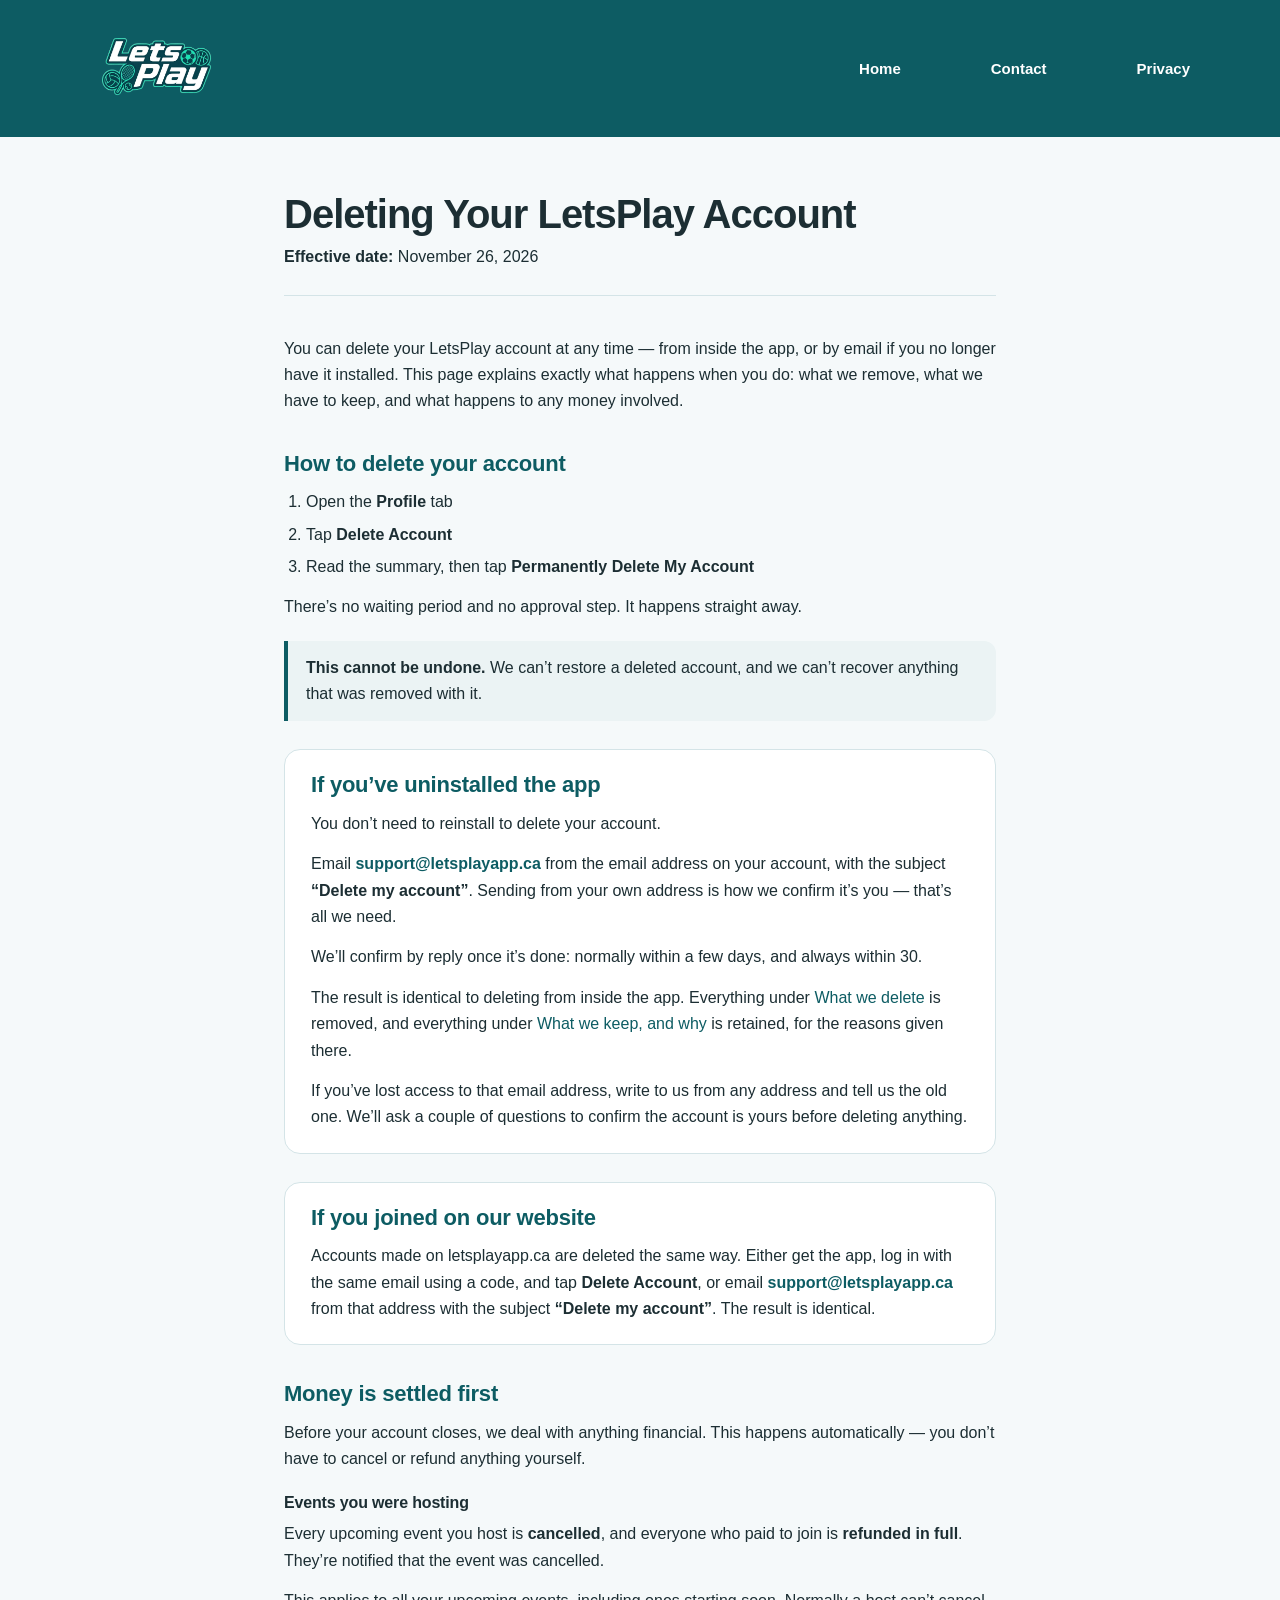
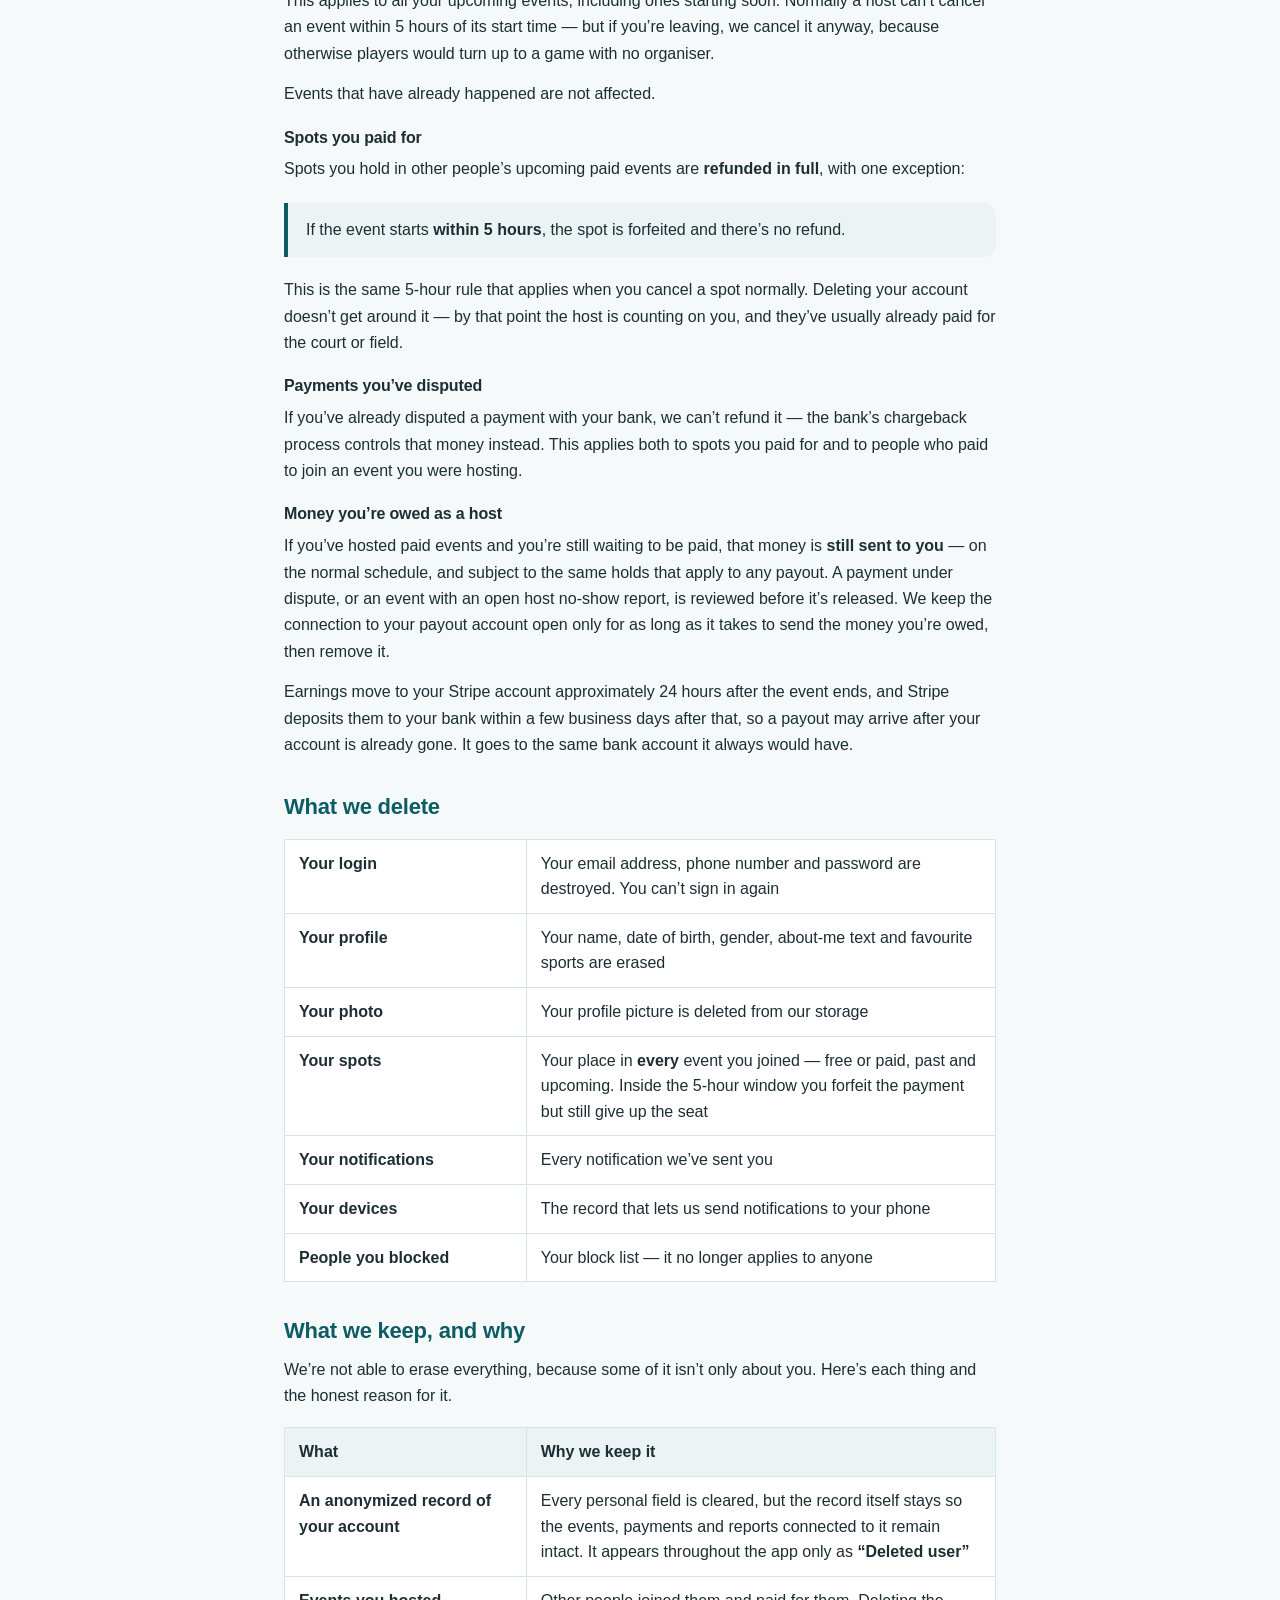
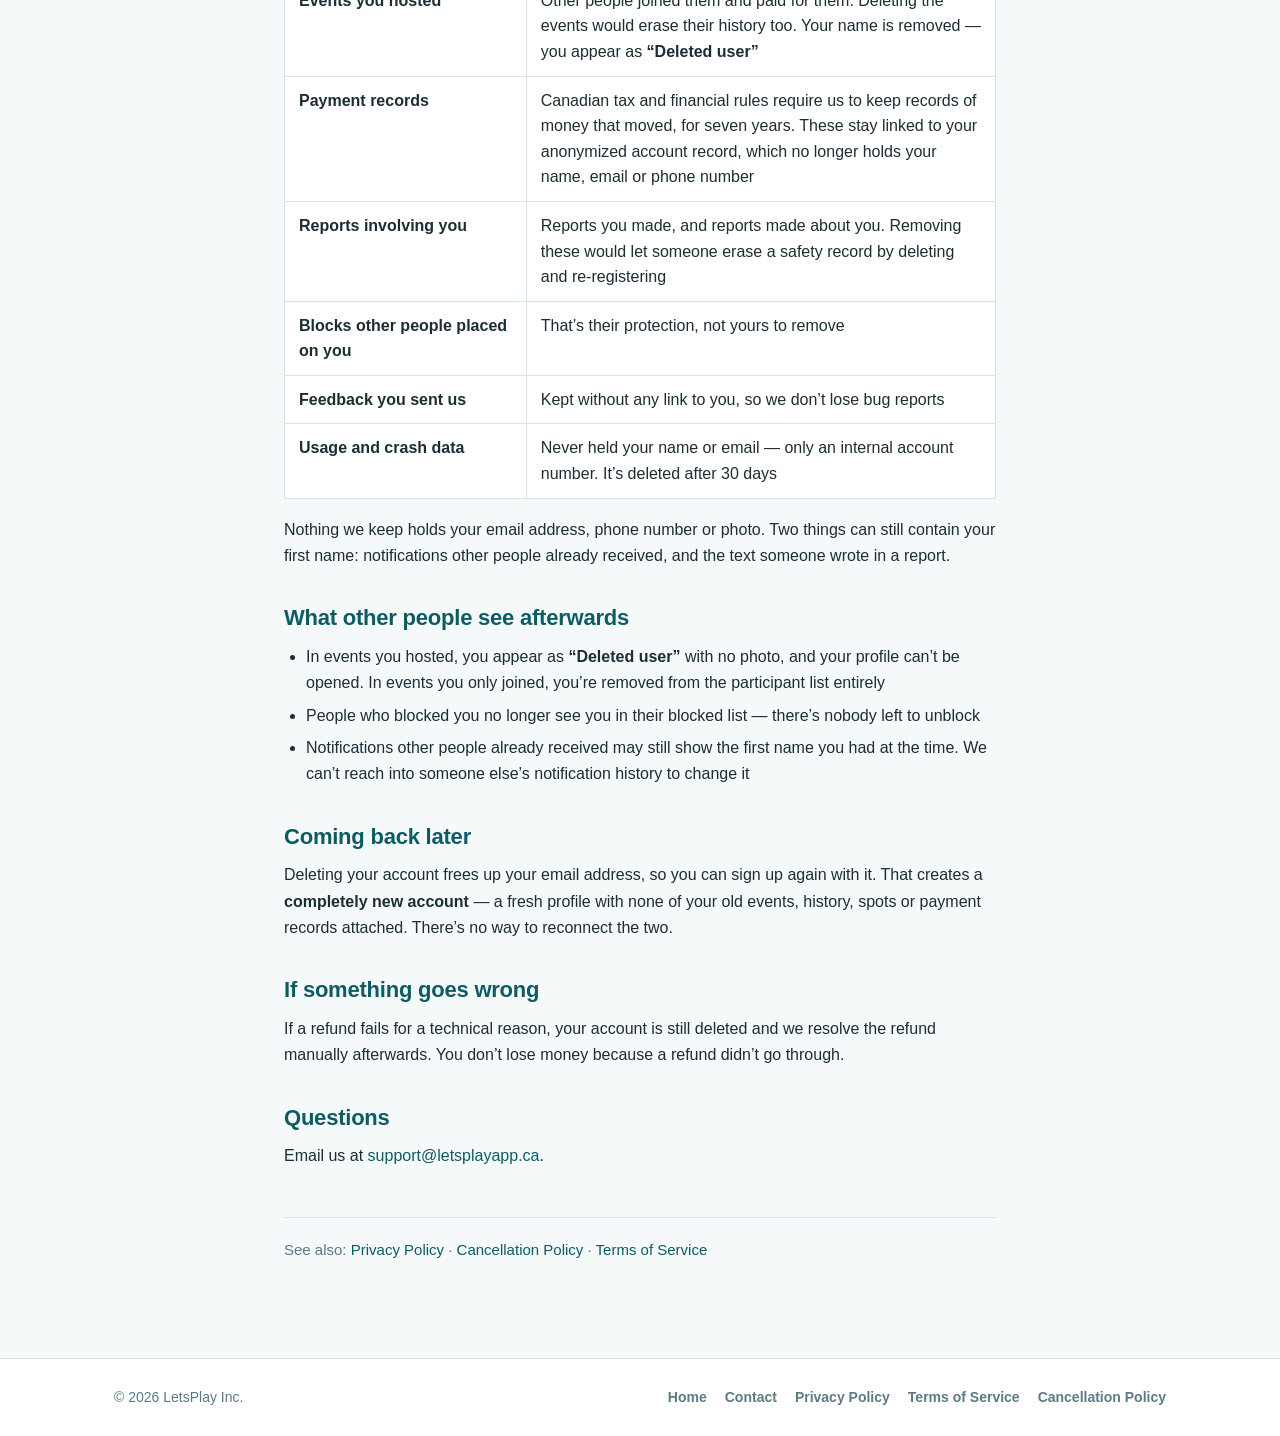
<file: delete-account.html>
<!doctype html>
<!--
  Account-deletion page. Google Play requires a URL where someone can request
  deletion WITHOUT the app installed; this is that URL. Entered in Play Console
  under App content → Data safety → Account deletion.

  SOURCE OF TRUTH: ACCOUNT_DELETION_POLICY.md in the mobile repo. The "If you've
  uninstalled the app" panel exists only here — it describes a route with no
  in-app equivalent. If the deletion behaviour changes, change both.
-->
<html lang="en">
  <head>
    <meta charset="utf-8" />
    <meta name="viewport" content="width=device-width, initial-scale=1" />
    <title>Deleting Your Account — LetsPlay</title>
    <meta
      name="description"
      content="How to delete your LetsPlay account, what we remove, what we have to keep, and what happens to any money involved."
    />
    <meta name="theme-color" content="#0D5C63" />
    <link rel="icon" type="image/png" href="./assets/logo.png" />
    <link rel="apple-touch-icon" href="./assets/logo.png" />
    <link rel="stylesheet" href="./assets/styles.css" />
  </head>
  <body>
    <!-- =========== Top navigation =========== -->
    <header class="nav">
      <div class="container nav__inner">
        <a class="nav__brand" href="./index.html" aria-label="LetsPlay home">
          <img src="./assets/logo.png" alt="LetsPlay" />
        </a>
        <nav class="nav__links">
          <a class="nav__link" href="./index.html">Home</a>
          <a class="nav__link" href="./contact.html">Contact</a>
          <a class="nav__link" href="./privacy.html">Privacy</a>
        </nav>
      </div>
    </header>

    <main class="legal">
      <div class="legal__head">
        <h1>Deleting Your LetsPlay Account</h1>
        <p class="legal__meta">
          <strong>Effective date:</strong> November 26, 2026
        </p>
      </div>

      <p>
        You can delete your LetsPlay account at any time &mdash; from inside the
        app, or by email if you no longer have it installed. This page explains
        exactly what happens when you do: what we remove, what we have to keep,
        and what happens to any money involved.
      </p>

      <h2>How to delete your account</h2>

      <ol>
        <li>Open the <strong>Profile</strong> tab</li>
        <li>Tap <strong>Delete Account</strong></li>
        <li>
          Read the summary, then tap
          <strong>Permanently Delete My Account</strong>
        </li>
      </ol>

      <p>
        There&rsquo;s no waiting period and no approval step. It happens straight
        away.
      </p>

      <div class="legal__note">
        <p>
          <strong>This cannot be undone.</strong> We can&rsquo;t restore a
          deleted account, and we can&rsquo;t recover anything that was removed
          with it.
        </p>
      </div>

      <div class="legal__panel">
        <h2>If you&rsquo;ve uninstalled the app</h2>

        <p>You don&rsquo;t need to reinstall to delete your account.</p>

        <p>
          Email
          <a href="mailto:support@letsplayapp.ca?subject=Delete%20my%20account"
            ><strong>support@letsplayapp.ca</strong></a
          >
          from the email address on your account, with the subject
          <strong>&ldquo;Delete my account&rdquo;</strong>. Sending from your own
          address is how we confirm it&rsquo;s you &mdash; that&rsquo;s all we
          need.
        </p>

        <p>
          We&rsquo;ll confirm by reply once it&rsquo;s done: normally within a
          few days, and always within 30.
        </p>

        <p>
          The result is identical to deleting from inside the app. Everything
          under <a href="#what-we-delete">What we delete</a> is removed, and
          everything under <a href="#what-we-keep">What we keep, and why</a> is
          retained, for the reasons given there.
        </p>

        <p>
          If you&rsquo;ve lost access to that email address, write to us from any
          address and tell us the old one. We&rsquo;ll ask a couple of questions
          to confirm the account is yours before deleting anything.
        </p>
      </div>

      <div class="legal__panel">
        <h2>If you joined on our website</h2>

        <p>
          Accounts made on letsplayapp.ca are deleted the same way. Either get the
          app, log in with the same email using a code, and tap
          <strong>Delete Account</strong>, or email
          <a href="mailto:support@letsplayapp.ca?subject=Delete%20my%20account"
            ><strong>support@letsplayapp.ca</strong></a
          >
          from that address with the subject
          <strong>&ldquo;Delete my account&rdquo;</strong>. The result is
          identical.
        </p>
      </div>

      <h2>Money is settled first</h2>

      <p>
        Before your account closes, we deal with anything financial. This happens
        automatically &mdash; you don&rsquo;t have to cancel or refund anything
        yourself.
      </p>

      <h3>Events you were hosting</h3>

      <p>
        Every upcoming event you host is <strong>cancelled</strong>, and everyone
        who paid to join is <strong>refunded in full</strong>. They&rsquo;re
        notified that the event was cancelled.
      </p>

      <p>
        This applies to all your upcoming events, including ones starting soon.
        Normally a host can&rsquo;t cancel an event within 5 hours of its start
        time &mdash; but if you&rsquo;re leaving, we cancel it anyway, because
        otherwise players would turn up to a game with no organiser.
      </p>

      <p>Events that have already happened are not affected.</p>

      <h3>Spots you paid for</h3>

      <p>
        Spots you hold in other people&rsquo;s upcoming paid events are
        <strong>refunded in full</strong>, with one exception:
      </p>

      <div class="legal__note">
        <p>
          If the event starts <strong>within 5 hours</strong>, the spot is
          forfeited and there&rsquo;s no refund.
        </p>
      </div>

      <p>
        This is the same 5-hour rule that applies when you cancel a spot
        normally. Deleting your account doesn&rsquo;t get around it &mdash; by
        that point the host is counting on you, and they&rsquo;ve usually already
        paid for the court or field.
      </p>

      <h3>Payments you&rsquo;ve disputed</h3>

      <p>
        If you&rsquo;ve already disputed a payment with your bank, we can&rsquo;t
        refund it &mdash; the bank&rsquo;s chargeback process controls that money
        instead. This applies both to spots you paid for and to people who paid
        to join an event you were hosting.
      </p>

      <h3>Money you&rsquo;re owed as a host</h3>

      <p>
        If you&rsquo;ve hosted paid events and you&rsquo;re still waiting to be
        paid, that money is <strong>still sent to you</strong> &mdash; on the
        normal schedule, and subject to the same holds that apply to any payout.
        A payment under dispute, or an event with an open host no-show report, is
        reviewed before it&rsquo;s released. We keep the connection to your payout
        account open only for as long as it takes to send the money you&rsquo;re
        owed, then remove it.
      </p>

      <p>
        Earnings move to your Stripe account approximately 24 hours after the
        event ends, and Stripe deposits them to your bank within a few business
        days after that, so a payout may arrive after your account is already
        gone. It goes to the same bank
        account it always would have.
      </p>

      <h2 id="what-we-delete">What we delete</h2>

      <div class="legal__table-scroll">
        <table>
          <tbody>
            <tr>
              <th scope="row">Your login</th>
              <td>
                Your email address, phone number and password are destroyed. You
                can&rsquo;t sign in again
              </td>
            </tr>
            <tr>
              <th scope="row">Your profile</th>
              <td>
                Your name, date of birth, gender, about-me text and favourite
                sports are erased
              </td>
            </tr>
            <tr>
              <th scope="row">Your photo</th>
              <td>Your profile picture is deleted from our storage</td>
            </tr>
            <tr>
              <th scope="row">Your spots</th>
              <td>
                Your place in <strong>every</strong> event you joined &mdash;
                free or paid, past and upcoming. Inside the 5-hour window you
                forfeit the payment but still give up the seat
              </td>
            </tr>
            <tr>
              <th scope="row">Your notifications</th>
              <td>Every notification we&rsquo;ve sent you</td>
            </tr>
            <tr>
              <th scope="row">Your devices</th>
              <td>The record that lets us send notifications to your phone</td>
            </tr>
            <tr>
              <th scope="row">People you blocked</th>
              <td>Your block list &mdash; it no longer applies to anyone</td>
            </tr>
          </tbody>
        </table>
      </div>

      <h2 id="what-we-keep">What we keep, and why</h2>

      <p>
        We&rsquo;re not able to erase everything, because some of it isn&rsquo;t
        only about you. Here&rsquo;s each thing and the honest reason for it.
      </p>

      <div class="legal__table-scroll">
        <table>
          <thead>
            <tr>
              <th scope="col">What</th>
              <th scope="col">Why we keep it</th>
            </tr>
          </thead>
          <tbody>
            <tr>
              <th scope="row">An anonymized record of your account</th>
              <td>
                Every personal field is cleared, but the record itself stays so
                the events, payments and reports connected to it remain intact.
                It appears throughout the app only as
                <strong>&ldquo;Deleted user&rdquo;</strong>
              </td>
            </tr>
            <tr>
              <th scope="row">Events you hosted</th>
              <td>
                Other people joined them and paid for them. Deleting the events
                would erase their history too. Your name is removed &mdash; you
                appear as <strong>&ldquo;Deleted user&rdquo;</strong>
              </td>
            </tr>
            <tr>
              <th scope="row">Payment records</th>
              <td>
                Canadian tax and financial rules require us to keep records of
                money that moved, for seven years. These stay linked to your
                anonymized account record, which no longer holds your name, email
                or phone number
              </td>
            </tr>
            <tr>
              <th scope="row">Reports involving you</th>
              <td>
                Reports you made, and reports made about you. Removing these would
                let someone erase a safety record by deleting and re-registering
              </td>
            </tr>
            <tr>
              <th scope="row">Blocks other people placed on you</th>
              <td>That&rsquo;s their protection, not yours to remove</td>
            </tr>
            <tr>
              <th scope="row">Feedback you sent us</th>
              <td>
                Kept without any link to you, so we don&rsquo;t lose bug reports
              </td>
            </tr>
            <tr>
              <th scope="row">Usage and crash data</th>
              <td>
                Never held your name or email &mdash; only an internal account
                number. It&rsquo;s deleted after 30 days
              </td>
            </tr>
          </tbody>
        </table>
      </div>

      <p>
        Nothing we keep holds your email address, phone number or photo. Two
        things can still contain your first name: notifications other people
        already received, and the text someone wrote in a report.
      </p>

      <h2>What other people see afterwards</h2>

      <ul>
        <li>
          In events you hosted, you appear as
          <strong>&ldquo;Deleted user&rdquo;</strong> with no photo, and your
          profile can&rsquo;t be opened. In events you only joined, you&rsquo;re
          removed from the participant list entirely
        </li>
        <li>
          People who blocked you no longer see you in their blocked list &mdash;
          there&rsquo;s nobody left to unblock
        </li>
        <li>
          Notifications other people already received may still show the first
          name you had at the time. We can&rsquo;t reach into someone else&rsquo;s
          notification history to change it
        </li>
      </ul>

      <h2>Coming back later</h2>

      <p>
        Deleting your account frees up your email address, so you can sign up
        again with it. That creates a <strong>completely new account</strong>
        &mdash; a fresh profile with none of your old events, history, spots or
        payment records attached. There&rsquo;s no way to reconnect the two.
      </p>

      <h2>If something goes wrong</h2>

      <p>
        If a refund fails for a technical reason, your account is still deleted
        and we resolve the refund manually afterwards. You don&rsquo;t lose money
        because a refund didn&rsquo;t go through.
      </p>

      <h2>Questions</h2>

      <p>
        Email us at
        <a href="mailto:support@letsplayapp.ca">support@letsplayapp.ca</a>.
      </p>

      <footer class="legal__seealso">
        See also:
        <a href="./privacy.html">Privacy Policy</a> &middot;
        <a href="./cancellation.html">Cancellation Policy</a> &middot;
        <a href="./terms.html">Terms of Service</a>
      </footer>
    </main>

    <!-- =========== Footer =========== -->
    <footer class="footer">
      <div class="container footer__inner">
        <span>&copy; 2026 LetsPlay Inc.</span>
        <nav class="footer__links">
          <a href="./index.html">Home</a>
          <a href="./contact.html">Contact</a>
          <a href="./privacy.html">Privacy Policy</a>
          <a href="./terms.html">Terms of Service</a>
          <a href="./cancellation.html">Cancellation Policy</a>
        </nav>
      </div>
    </footer>
  </body>
</html>
</file>
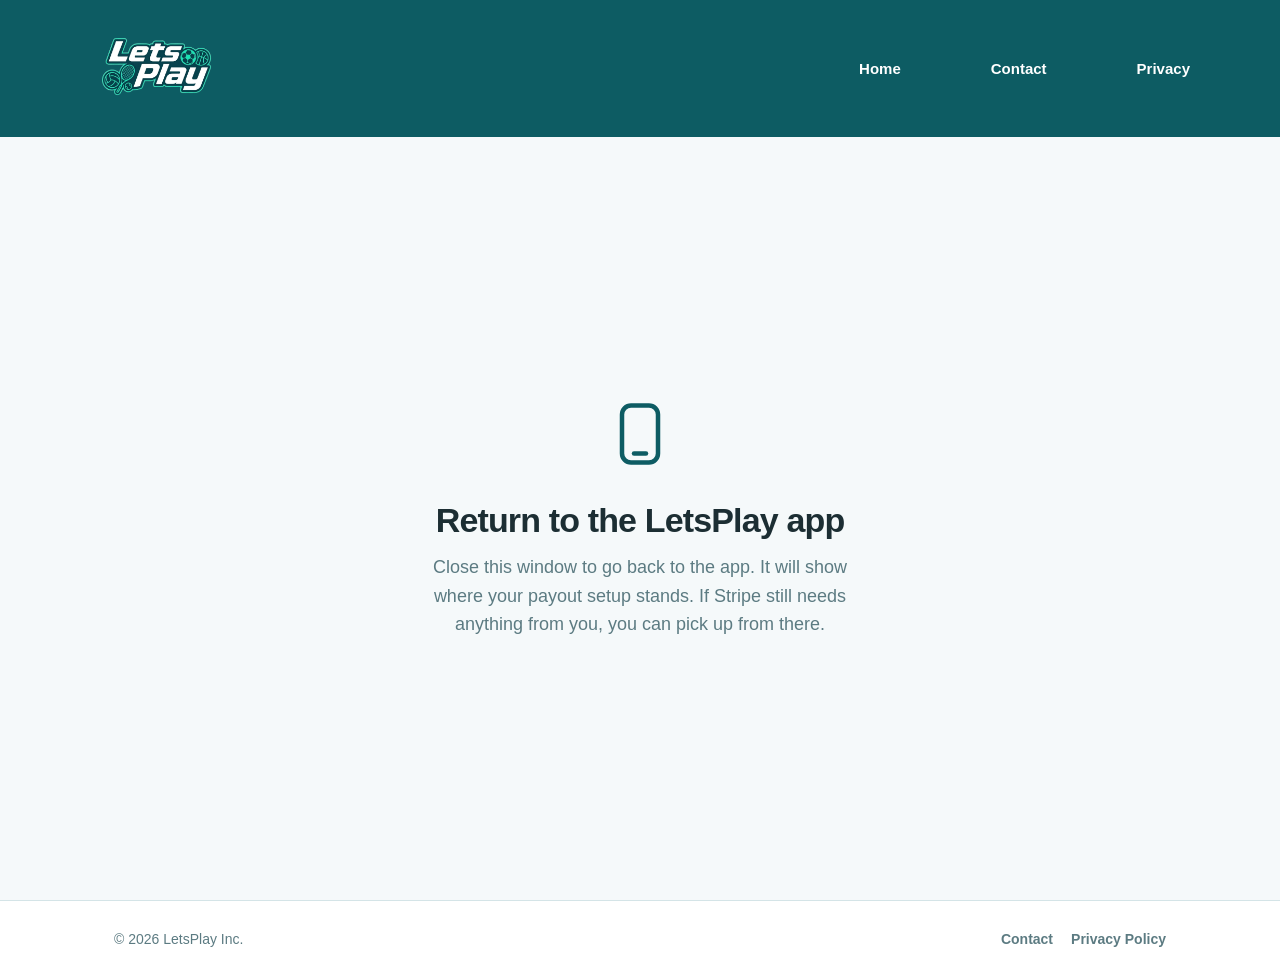
<file: payouts-complete.html>
<!doctype html>
<html lang="en">
  <head>
    <meta charset="utf-8" />
    <meta name="viewport" content="width=device-width, initial-scale=1" />
    <title>Back to LetsPlay</title>
    <meta
      name="description"
      content="You can close this window and return to the LetsPlay app."
    />
    <meta name="robots" content="noindex" />
    <meta name="theme-color" content="#0D5C63" />
    <link rel="icon" type="image/png" href="./assets/logo.png" />
    <link rel="apple-touch-icon" href="./assets/logo.png" />
    <link rel="stylesheet" href="./assets/styles.css" />
  </head>
  <body>
    <!-- =========== Top navigation =========== -->
    <header class="nav">
      <div class="container nav__inner">
        <a class="nav__brand" href="./index.html" aria-label="LetsPlay home">
          <img src="./assets/logo.png" alt="LetsPlay" />
        </a>
        <nav class="nav__links">
          <a class="nav__link" href="./index.html">Home</a>
          <a class="nav__link" href="./contact.html">Contact</a>
          <a class="nav__link" href="./privacy.html">Privacy</a>
        </nav>
      </div>
    </header>

    <main class="payouts">
      <div class="payouts__card">
        <svg
          class="payouts__icon"
          viewBox="0 0 24 24"
          fill="none"
          stroke="currentColor"
          stroke-width="1.5"
          stroke-linecap="round"
          stroke-linejoin="round"
          aria-hidden="true"
        >
          <rect x="6" y="2.5" width="12" height="19" rx="3" />
          <line x1="10" y1="18.5" x2="14" y2="18.5" />
        </svg>
        <!-- Stripe sends hosts here both when they finish (return_url) and when the setup
             link expired or they left early (refresh_url), so this can't claim they're done.
             The app re-checks the account when the browser closes and shows the real state. -->
        <h1>Return to the LetsPlay app</h1>
        <p>
          Close this window to go back to the app. It will show where your
          payout setup stands. If Stripe still needs anything from you, you can
          pick up from there.
        </p>
      </div>
    </main>

    <!-- =========== Footer =========== -->
    <footer class="footer">
      <div class="container footer__inner">
        <span>&copy; 2026 LetsPlay Inc.</span>
        <nav class="footer__links">
          <a href="./contact.html">Contact</a>
          <a href="./privacy.html">Privacy Policy</a>
        </nav>
      </div>
    </footer>
  </body>
</html>
</file>
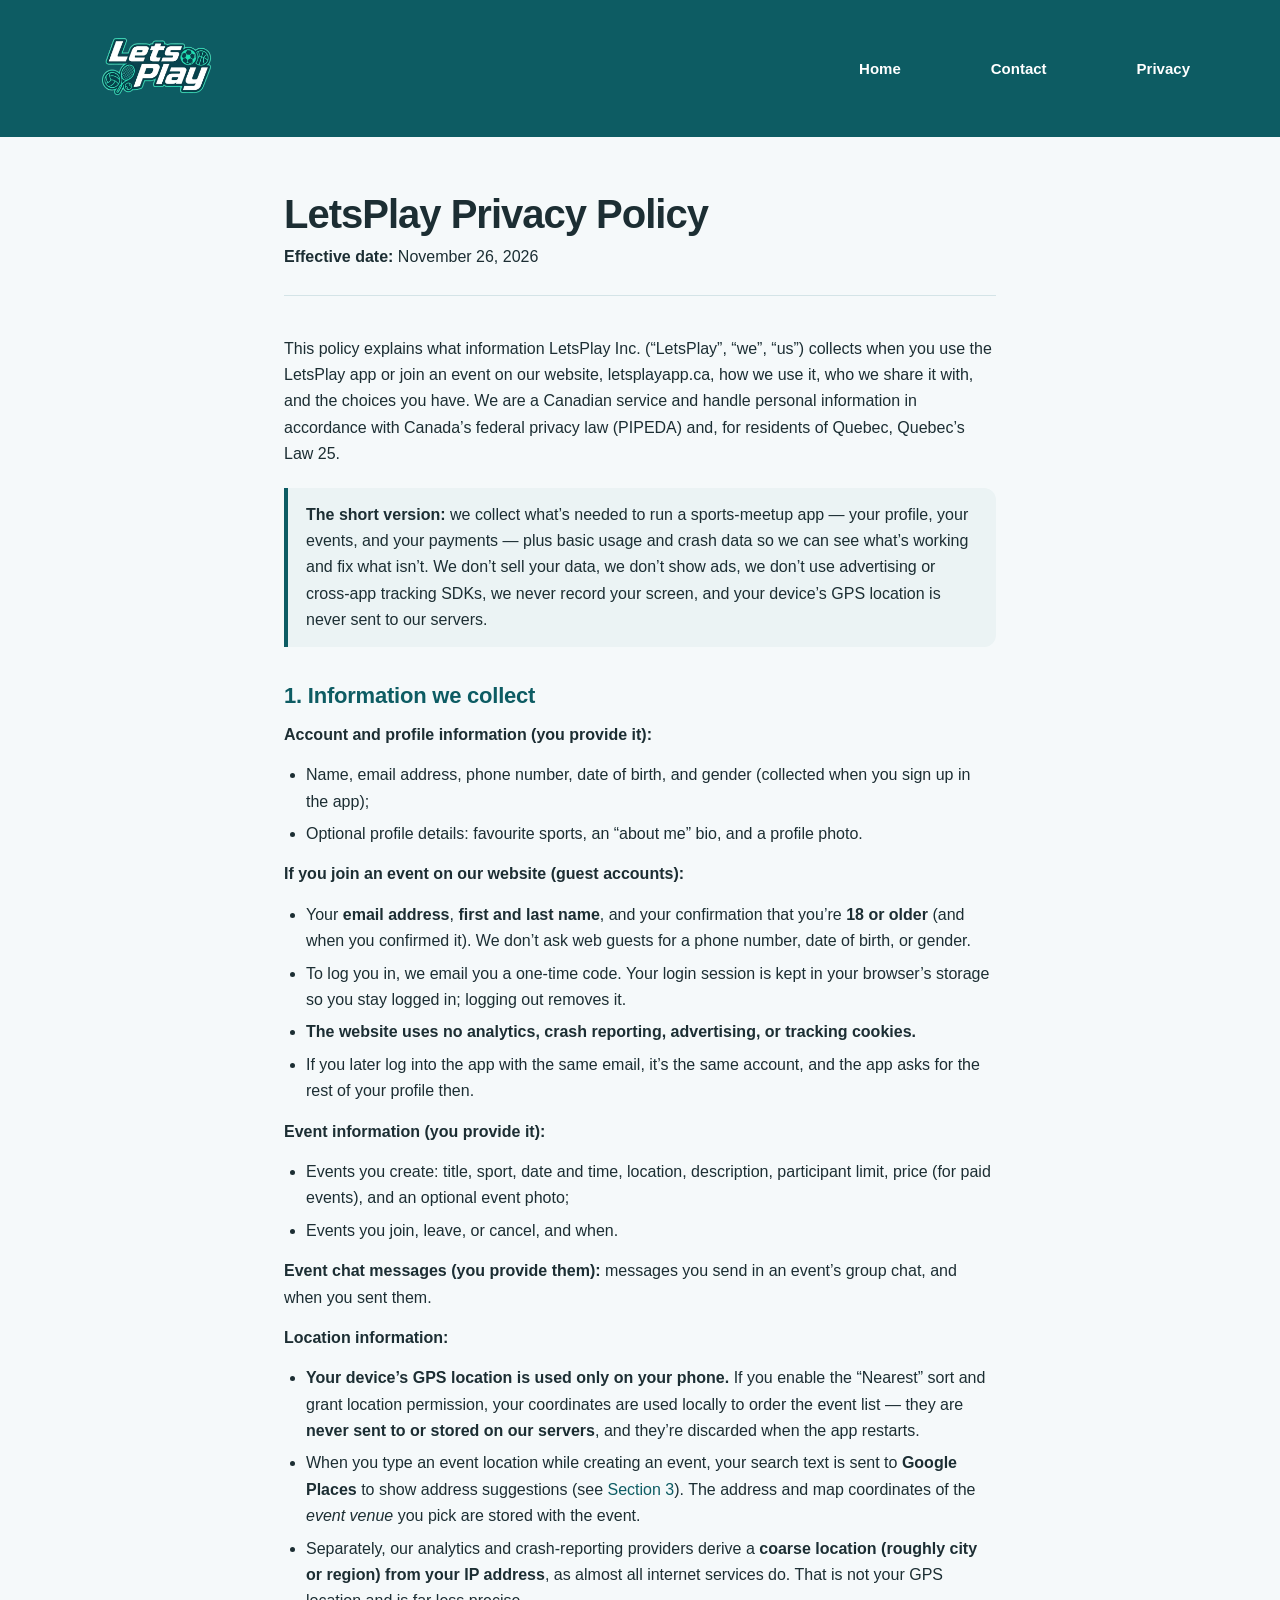
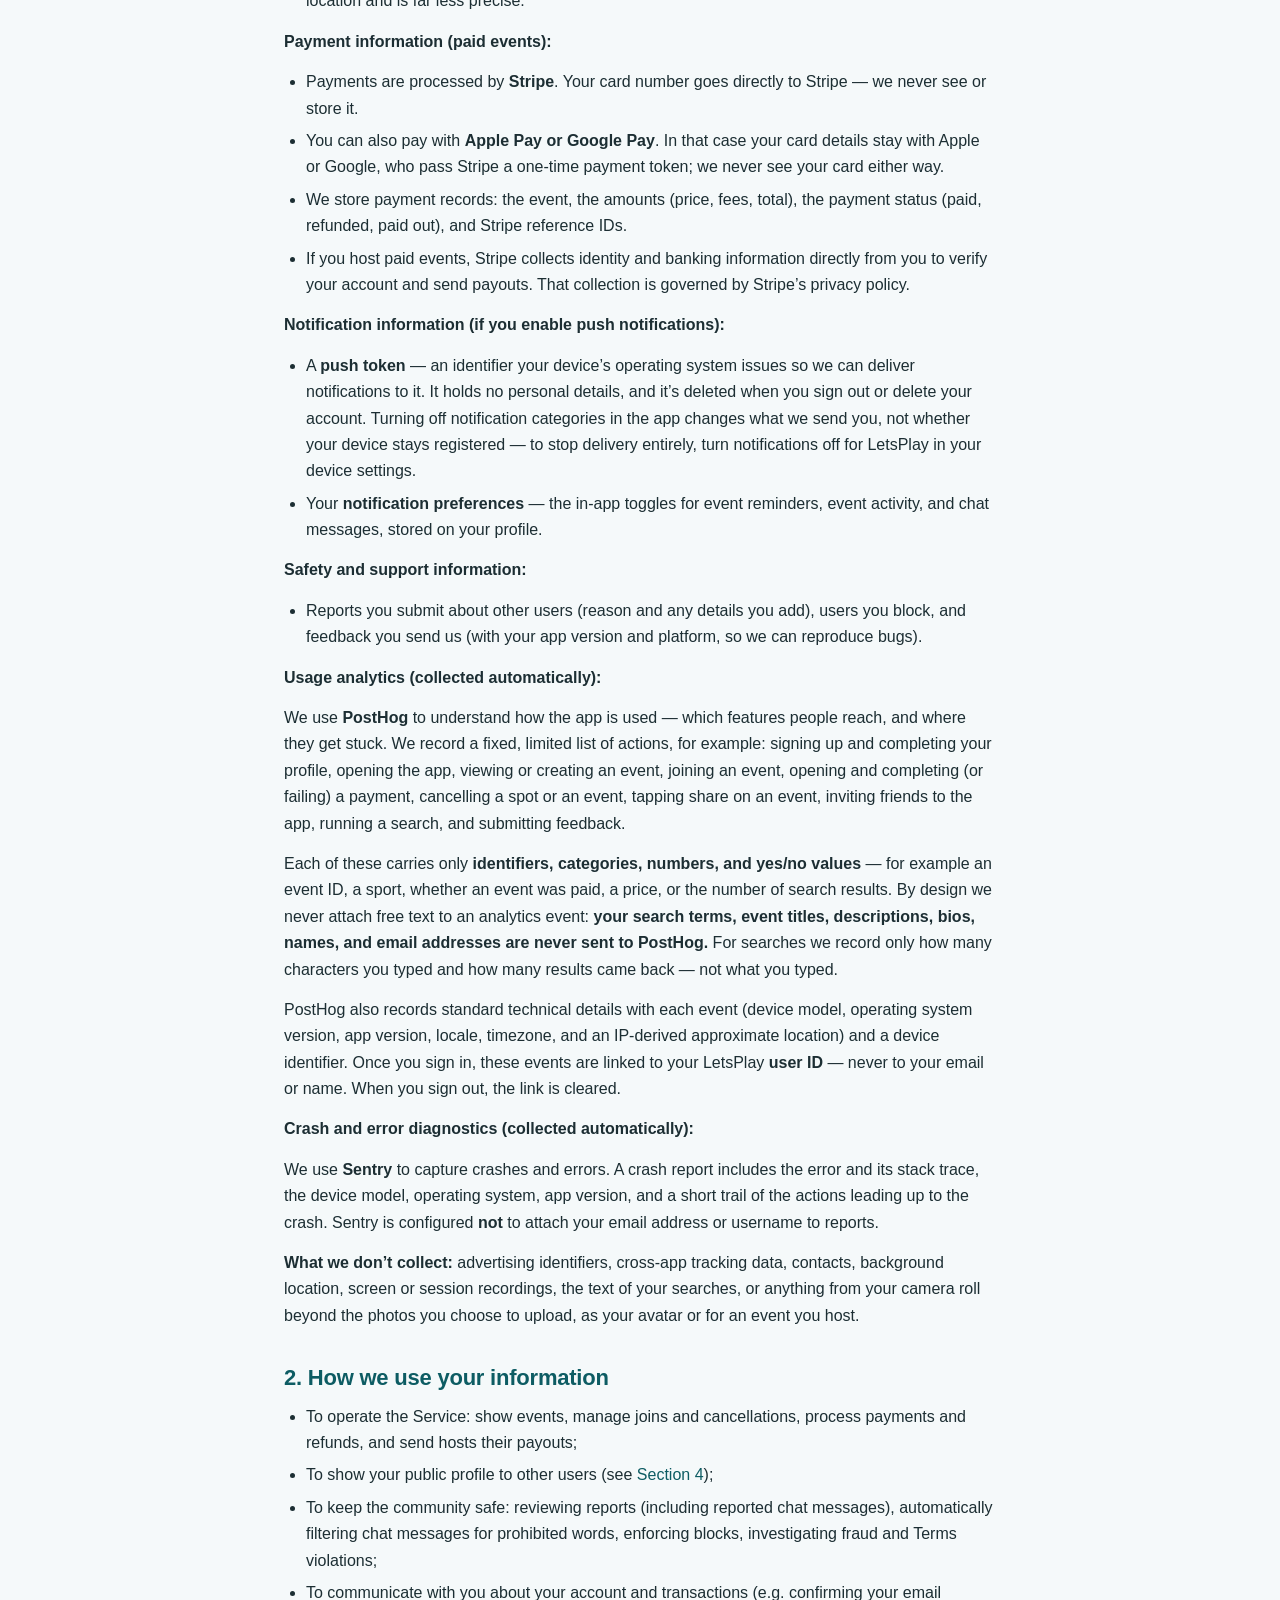
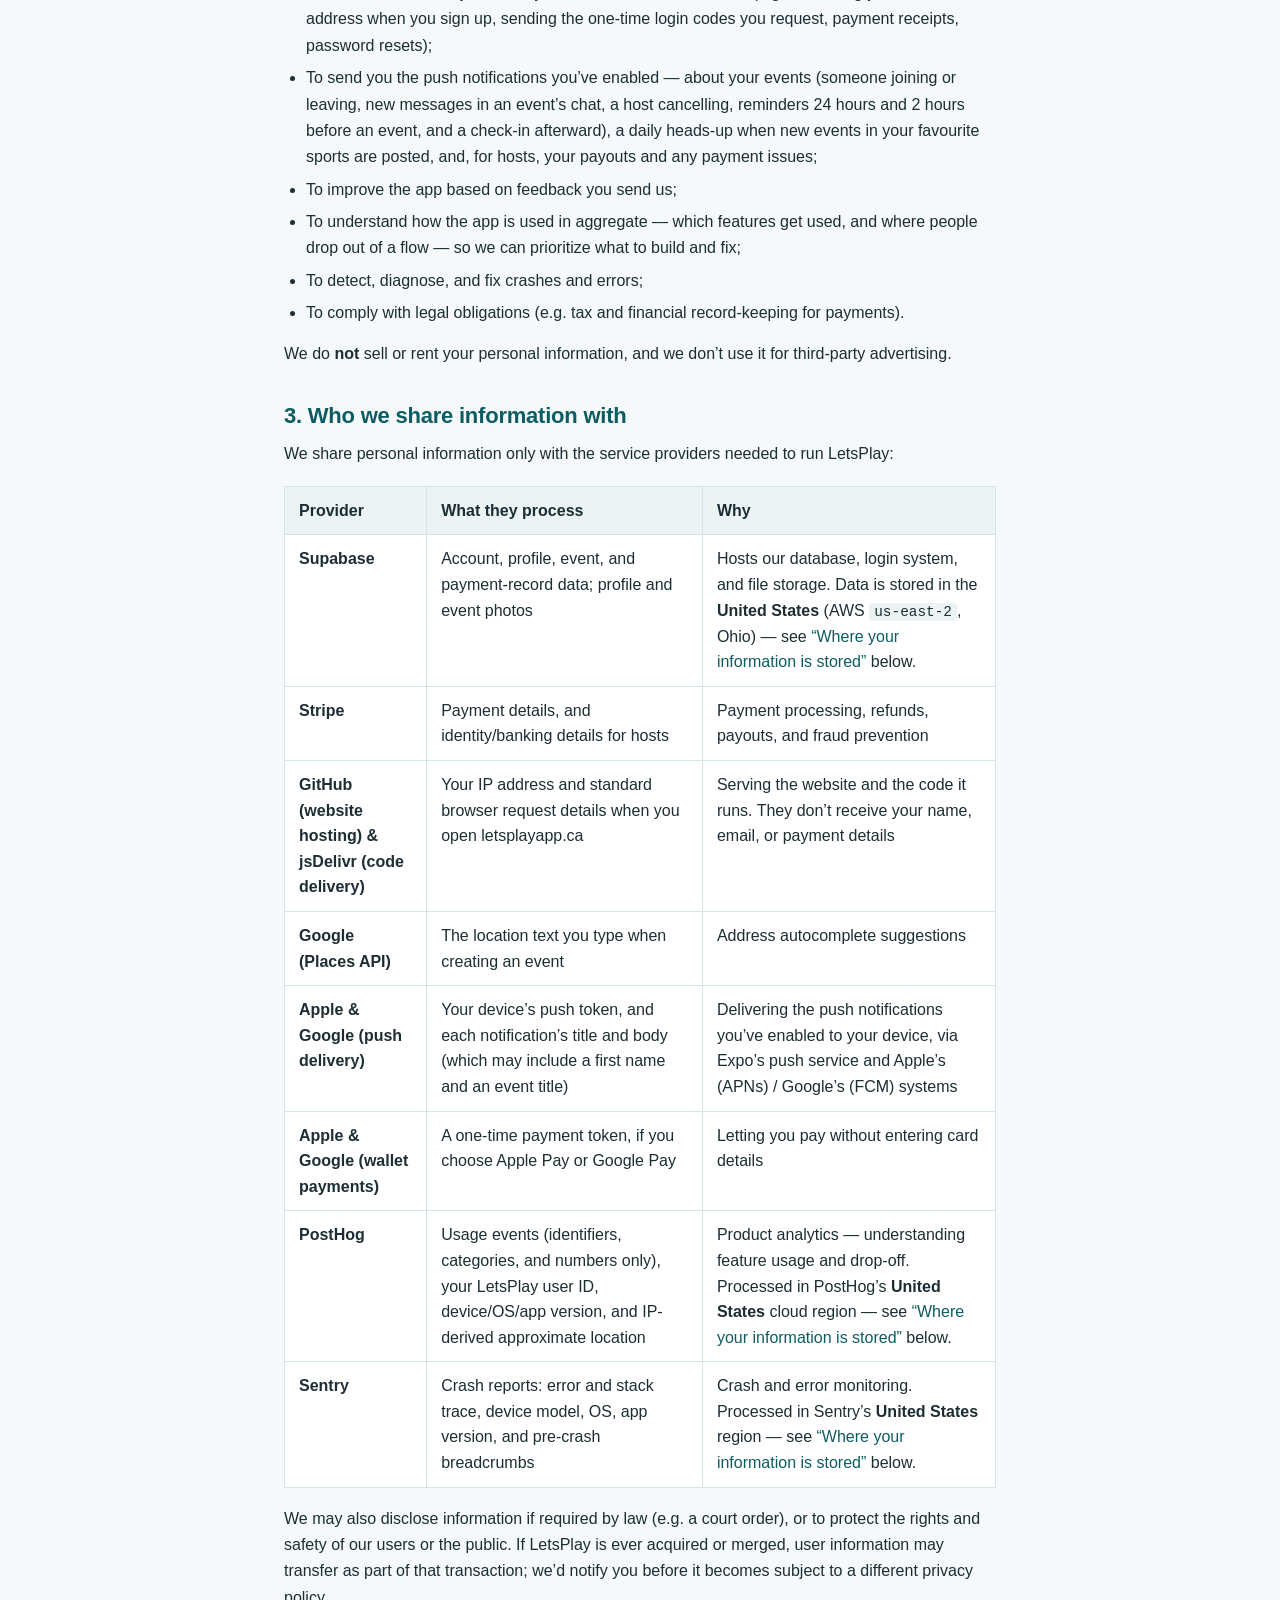
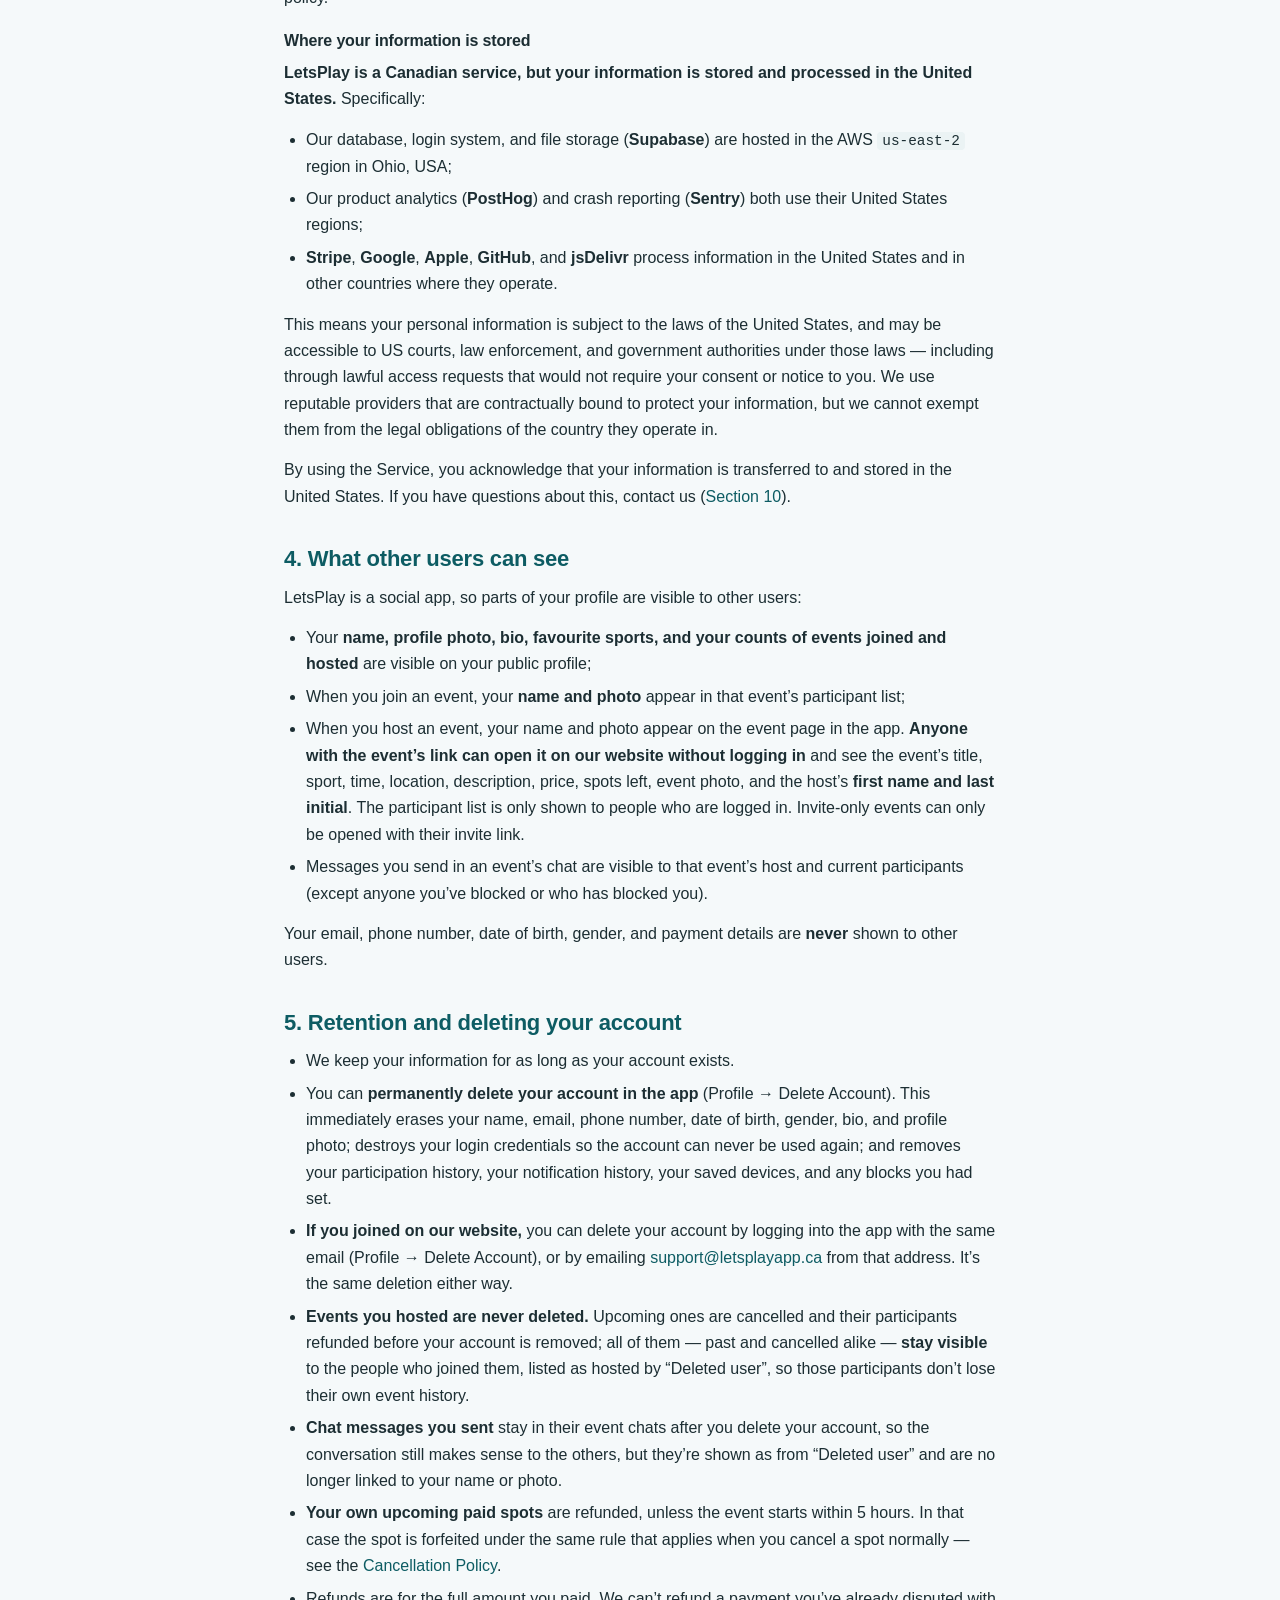
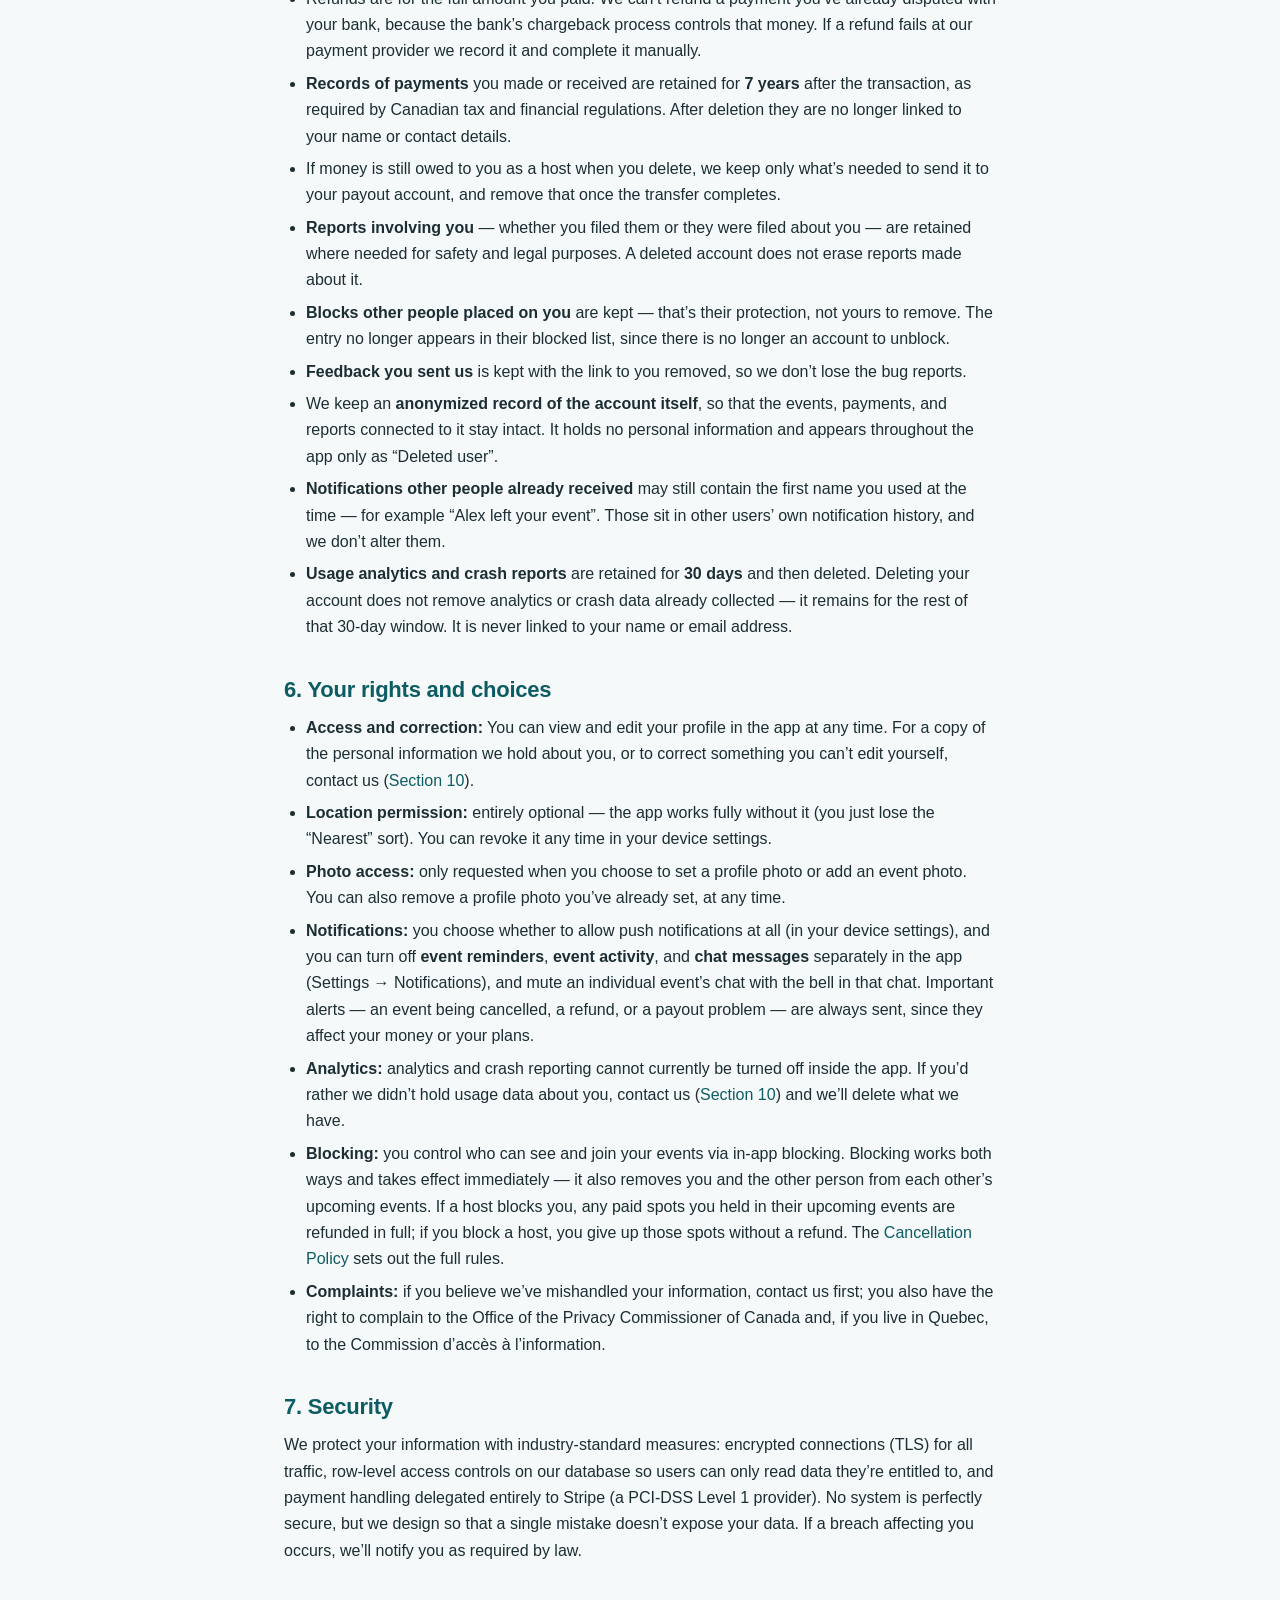
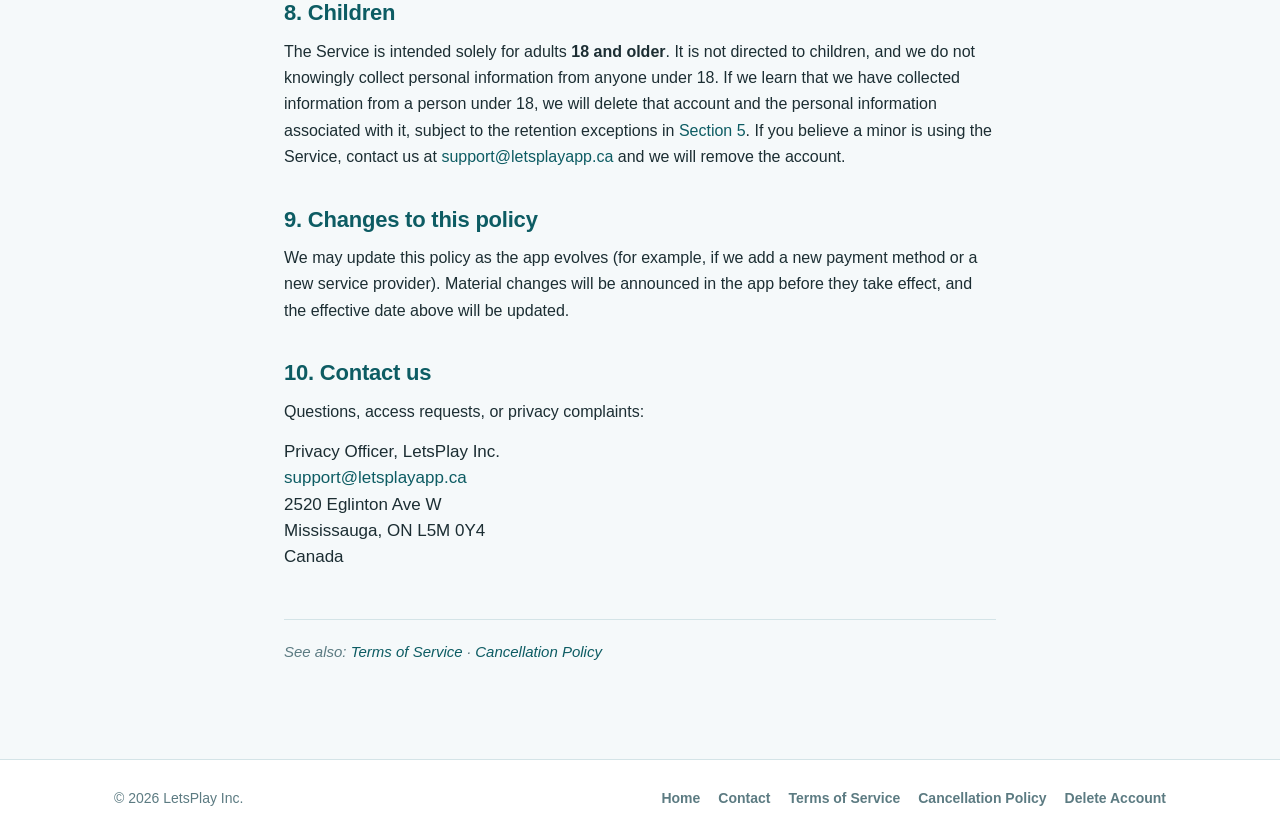
<file: privacy.html>
<!doctype html>
<!--
  Privacy policy.

  SOURCE OF TRUTH: PRIVACY_POLICY.md in the mobile repo. The wording here is a
  verbatim copy. If the policy changes, change both.
-->
<html lang="en">
  <head>
    <meta charset="utf-8" />
    <meta name="viewport" content="width=device-width, initial-scale=1" />
    <title>Privacy Policy — LetsPlay</title>
    <meta
      name="description"
      content="What information LetsPlay collects, how we use it, who we share it with, and the choices you have. Canadian service, PIPEDA and Quebec Law 25."
    />
    <meta name="theme-color" content="#0D5C63" />
    <link rel="icon" type="image/png" href="./assets/logo.png" />
    <link rel="apple-touch-icon" href="./assets/logo.png" />
    <link rel="stylesheet" href="./assets/styles.css" />
  </head>
  <body>
    <!-- =========== Top navigation =========== -->
    <header class="nav">
      <div class="container nav__inner">
        <a class="nav__brand" href="./index.html" aria-label="LetsPlay home">
          <img src="./assets/logo.png" alt="LetsPlay" />
        </a>
        <nav class="nav__links">
          <a class="nav__link" href="./index.html">Home</a>
          <a class="nav__link" href="./contact.html">Contact</a>
          <a class="nav__link" href="./privacy.html">Privacy</a>
        </nav>
      </div>
    </header>

    <main class="legal">
      <div class="legal__head">
        <h1>LetsPlay Privacy Policy</h1>
        <p class="legal__meta">
          <strong>Effective date:</strong> November 26, 2026
        </p>
      </div>

      <p>
        This policy explains what information LetsPlay Inc.
        (&ldquo;LetsPlay&rdquo;, &ldquo;we&rdquo;, &ldquo;us&rdquo;) collects
        when you use the LetsPlay app or join an event on our website,
        letsplayapp.ca, how we use it, who we share it with, and
        the choices you have. We are a Canadian service and handle personal
        information in accordance with Canada&rsquo;s federal privacy law
        (PIPEDA) and, for residents of Quebec, Quebec&rsquo;s Law 25.
      </p>

      <div class="legal__note">
        <p>
          <strong>The short version:</strong> we collect what&rsquo;s needed to
          run a sports-meetup app &mdash; your profile, your events, and your
          payments &mdash; plus basic usage and crash data so we can see
          what&rsquo;s working and fix what isn&rsquo;t. We don&rsquo;t sell your
          data, we don&rsquo;t show ads, we don&rsquo;t use advertising or
          cross-app tracking SDKs, we never record your screen, and your
          device&rsquo;s GPS location is never sent to our servers.
        </p>
      </div>

      <h2 id="s1">1. Information we collect</h2>

      <p><strong>Account and profile information (you provide it):</strong></p>

      <ul>
        <li>
          Name, email address, phone number, date of birth, and gender (collected
          when you sign up in the app);
        </li>
        <li>
          Optional profile details: favourite sports, an &ldquo;about me&rdquo;
          bio, and a profile photo.
        </li>
      </ul>

      <p>
        <strong>If you join an event on our website (guest accounts):</strong>
      </p>

      <ul>
        <li>
          Your <strong>email address</strong>, <strong>first and last
          name</strong>, and your confirmation that you&rsquo;re
          <strong>18 or older</strong> (and when you confirmed it). We don&rsquo;t
          ask web guests for a phone number, date of birth, or gender.
        </li>
        <li>
          To log you in, we email you a one-time code. Your login session is kept
          in your browser&rsquo;s storage so you stay logged in; logging out
          removes it.
        </li>
        <li>
          <strong
            >The website uses no analytics, crash reporting, advertising, or
            tracking cookies.</strong
          >
        </li>
        <li>
          If you later log into the app with the same email, it&rsquo;s the same
          account, and the app asks for the rest of your profile then.
        </li>
      </ul>

      <p><strong>Event information (you provide it):</strong></p>

      <ul>
        <li>
          Events you create: title, sport, date and time, location, description,
          participant limit, price (for paid events), and an optional event photo;
        </li>
        <li>Events you join, leave, or cancel, and when.</li>
      </ul>

      <p>
        <strong>Event chat messages (you provide them):</strong> messages you
        send in an event&rsquo;s group chat, and when you sent them.
      </p>

      <p><strong>Location information:</strong></p>

      <ul>
        <li>
          <strong
            >Your device&rsquo;s GPS location is used only on your phone.</strong
          >
          If you enable the &ldquo;Nearest&rdquo; sort and grant location
          permission, your coordinates are used locally to order the event list
          &mdash; they are <strong>never sent to or stored on our servers</strong
          >, and they&rsquo;re discarded when the app restarts.
        </li>
        <li>
          When you type an event location while creating an event, your search
          text is sent to <strong>Google Places</strong> to show address
          suggestions (see <a href="#s3">Section 3</a>). The address and map
          coordinates of the <em>event venue</em> you pick are stored with the
          event.
        </li>
        <li>
          Separately, our analytics and crash-reporting providers derive a
          <strong
            >coarse location (roughly city or region) from your IP address</strong
          >, as almost all internet services do. That is not your GPS location and
          is far less precise.
        </li>
      </ul>

      <p><strong>Payment information (paid events):</strong></p>

      <ul>
        <li>
          Payments are processed by <strong>Stripe</strong>. Your card number
          goes directly to Stripe &mdash; we never see or store it.
        </li>
        <li>
          You can also pay with <strong>Apple Pay or Google Pay</strong>. In that
          case your card details stay with Apple or Google, who pass Stripe a
          one-time payment token; we never see your card either way.
        </li>
        <li>
          We store payment records: the event, the amounts (price, fees, total),
          the payment status (paid, refunded, paid out), and Stripe reference IDs.
        </li>
        <li>
          If you host paid events, Stripe collects identity and banking
          information directly from you to verify your account and send payouts.
          That collection is governed by Stripe&rsquo;s privacy policy.
        </li>
      </ul>

      <p>
        <strong>Notification information (if you enable push notifications):</strong>
      </p>

      <ul>
        <li>
          A <strong>push token</strong> &mdash; an identifier your device&rsquo;s
          operating system issues so we can deliver notifications to it. It holds
          no personal details, and it&rsquo;s deleted when you sign out or delete
          your account. Turning off notification categories in the app changes
          what we send you, not whether your device stays registered &mdash; to
          stop delivery entirely, turn notifications off for LetsPlay in your
          device settings.
        </li>
        <li>
          Your <strong>notification preferences</strong> &mdash; the in-app
          toggles for event reminders, event activity, and chat messages, stored
          on your profile.
        </li>
      </ul>

      <p><strong>Safety and support information:</strong></p>

      <ul>
        <li>
          Reports you submit about other users (reason and any details you add),
          users you block, and feedback you send us (with your app version and
          platform, so we can reproduce bugs).
        </li>
      </ul>

      <p><strong>Usage analytics (collected automatically):</strong></p>

      <p>
        We use <strong>PostHog</strong> to understand how the app is used &mdash;
        which features people reach, and where they get stuck. We record a fixed,
        limited list of actions, for example: signing up and completing your
        profile, opening the app, viewing or creating an event, joining an event,
        opening and completing (or failing) a payment, cancelling a spot or an
        event, tapping share on an event, inviting friends to the app, running a
        search, and submitting feedback.
      </p>

      <p>
        Each of these carries only
        <strong>identifiers, categories, numbers, and yes/no values</strong>
        &mdash; for example an event ID, a sport, whether an event was paid, a
        price, or the number of search results. By design we never attach free
        text to an analytics event:
        <strong
          >your search terms, event titles, descriptions, bios, names, and email
          addresses are never sent to PostHog.</strong
        >
        For searches we record only how many characters you typed and how many
        results came back &mdash; not what you typed.
      </p>

      <p>
        PostHog also records standard technical details with each event (device
        model, operating system version, app version, locale, timezone, and an
        IP-derived approximate location) and a device identifier. Once you sign
        in, these events are linked to your LetsPlay <strong>user ID</strong>
        &mdash; never to your email or name. When you sign out, the link is
        cleared.
      </p>

      <p><strong>Crash and error diagnostics (collected automatically):</strong></p>

      <p>
        We use <strong>Sentry</strong> to capture crashes and errors. A crash
        report includes the error and its stack trace, the device model,
        operating system, app version, and a short trail of the actions leading
        up to the crash. Sentry is configured <strong>not</strong> to attach your
        email address or username to reports.
      </p>

      <p>
        <strong>What we don&rsquo;t collect:</strong> advertising identifiers,
        cross-app tracking data, contacts, background location, screen or session
        recordings, the text of your searches, or anything from your camera roll
        beyond the photos you choose to upload, as your avatar or for an event you
        host.
      </p>

      <h2 id="s2">2. How we use your information</h2>

      <ul>
        <li>
          To operate the Service: show events, manage joins and cancellations,
          process payments and refunds, and send hosts their payouts;
        </li>
        <li>
          To show your public profile to other users (see
          <a href="#s4">Section 4</a>);
        </li>
        <li>
          To keep the community safe: reviewing reports (including reported chat
          messages), automatically filtering chat messages for prohibited words,
          enforcing blocks, investigating fraud and Terms violations;
        </li>
        <li>
          To communicate with you about your account and transactions (e.g.
          confirming your email address when you sign up, sending the one-time
          login codes you request, payment receipts, password resets);
        </li>
        <li>
          To send you the push notifications you&rsquo;ve enabled &mdash; about
          your events (someone joining or leaving, new messages in an event&rsquo;s
          chat, a host cancelling, reminders 24
          hours and 2 hours before an event, and a check-in afterward), a daily
          heads-up when new events in your favourite sports are posted, and, for
          hosts, your payouts and any payment issues;
        </li>
        <li>To improve the app based on feedback you send us;</li>
        <li>
          To understand how the app is used in aggregate &mdash; which features
          get used, and where people drop out of a flow &mdash; so we can
          prioritize what to build and fix;
        </li>
        <li>To detect, diagnose, and fix crashes and errors;</li>
        <li>
          To comply with legal obligations (e.g. tax and financial record-keeping
          for payments).
        </li>
      </ul>

      <p>
        We do <strong>not</strong> sell or rent your personal information, and we
        don&rsquo;t use it for third-party advertising.
      </p>

      <h2 id="s3">3. Who we share information with</h2>

      <p>
        We share personal information only with the service providers needed to
        run LetsPlay:
      </p>

      <div class="legal__table-scroll">
        <table class="legal__table--3col">
          <thead>
            <tr>
              <th scope="col">Provider</th>
              <th scope="col">What they process</th>
              <th scope="col">Why</th>
            </tr>
          </thead>
          <tbody>
            <tr>
              <th scope="row">Supabase</th>
              <td>
                Account, profile, event, and payment-record data; profile and
                event photos
              </td>
              <td>
                Hosts our database, login system, and file storage. Data is stored
                in the <strong>United States</strong> (AWS <code>us-east-2</code>,
                Ohio) &mdash; see
                <a href="#where-stored">&ldquo;Where your information is
                stored&rdquo;</a> below.
              </td>
            </tr>
            <tr>
              <th scope="row">Stripe</th>
              <td>
                Payment details, and identity/banking details for hosts
              </td>
              <td>
                Payment processing, refunds, payouts, and fraud prevention
              </td>
            </tr>
            <tr>
              <th scope="row">GitHub (website hosting) &amp; jsDelivr (code delivery)</th>
              <td>
                Your IP address and standard browser request details when you open
                letsplayapp.ca
              </td>
              <td>
                Serving the website and the code it runs. They don&rsquo;t receive
                your name, email, or payment details
              </td>
            </tr>
            <tr>
              <th scope="row">Google (Places API)</th>
              <td>The location text you type when creating an event</td>
              <td>Address autocomplete suggestions</td>
            </tr>
            <tr>
              <th scope="row">Apple &amp; Google (push delivery)</th>
              <td>
                Your device&rsquo;s push token, and each notification&rsquo;s
                title and body (which may include a first name and an event title)
              </td>
              <td>
                Delivering the push notifications you&rsquo;ve enabled to your
                device, via Expo&rsquo;s push service and Apple&rsquo;s (APNs) /
                Google&rsquo;s (FCM) systems
              </td>
            </tr>
            <tr>
              <th scope="row">Apple &amp; Google (wallet payments)</th>
              <td>
                A one-time payment token, if you choose Apple Pay or Google Pay
              </td>
              <td>Letting you pay without entering card details</td>
            </tr>
            <tr>
              <th scope="row">PostHog</th>
              <td>
                Usage events (identifiers, categories, and numbers only), your
                LetsPlay user ID, device/OS/app version, and IP-derived
                approximate location
              </td>
              <td>
                Product analytics &mdash; understanding feature usage and
                drop-off. Processed in PostHog&rsquo;s
                <strong>United States</strong> cloud region &mdash; see
                <a href="#where-stored">&ldquo;Where your information is
                stored&rdquo;</a> below.
              </td>
            </tr>
            <tr>
              <th scope="row">Sentry</th>
              <td>
                Crash reports: error and stack trace, device model, OS, app
                version, and pre-crash breadcrumbs
              </td>
              <td>
                Crash and error monitoring. Processed in Sentry&rsquo;s
                <strong>United States</strong> region &mdash; see
                <a href="#where-stored">&ldquo;Where your information is
                stored&rdquo;</a> below.
              </td>
            </tr>
          </tbody>
        </table>
      </div>

      <p>
        We may also disclose information if required by law (e.g. a court order),
        or to protect the rights and safety of our users or the public. If
        LetsPlay is ever acquired or merged, user information may transfer as
        part of that transaction; we&rsquo;d notify you before it becomes subject
        to a different privacy policy.
      </p>

      <h3 id="where-stored">Where your information is stored</h3>

      <p>
        <strong
          >LetsPlay is a Canadian service, but your information is stored and
          processed in the United States.</strong
        >
        Specifically:
      </p>

      <ul>
        <li>
          Our database, login system, and file storage (<strong>Supabase</strong>)
          are hosted in the AWS <code>us-east-2</code> region in Ohio, USA;
        </li>
        <li>
          Our product analytics (<strong>PostHog</strong>) and crash reporting
          (<strong>Sentry</strong>) both use their United States regions;
        </li>
        <li>
          <strong>Stripe</strong>, <strong>Google</strong>,
          <strong>Apple</strong>, <strong>GitHub</strong>, and
          <strong>jsDelivr</strong> process information in the United States and in
          other countries where they operate.
        </li>
      </ul>

      <p>
        This means your personal information is subject to the laws of the United
        States, and may be accessible to US courts, law enforcement, and
        government authorities under those laws &mdash; including through lawful
        access requests that would not require your consent or notice to you. We
        use reputable providers that are contractually bound to protect your
        information, but we cannot exempt them from the legal obligations of the
        country they operate in.
      </p>

      <p>
        By using the Service, you acknowledge that your information is
        transferred to and stored in the United States. If you have questions
        about this, contact us (<a href="#s10">Section 10</a>).
      </p>

      <h2 id="s4">4. What other users can see</h2>

      <p>
        LetsPlay is a social app, so parts of your profile are visible to other
        users:
      </p>

      <ul>
        <li>
          Your
          <strong
            >name, profile photo, bio, favourite sports, and your counts of events
            joined and hosted</strong
          >
          are visible on your public profile;
        </li>
        <li>
          When you join an event, your <strong>name and photo</strong> appear in
          that event&rsquo;s participant list;
        </li>
        <li>
          When you host an event, your name and photo appear on the event page in
          the app. <strong>Anyone with the event&rsquo;s link can open it on our
          website without logging in</strong> and see the event&rsquo;s title,
          sport, time, location, description, price, spots left, event photo, and
          the host&rsquo;s <strong>first name and last initial</strong>. The
          participant list is only shown to people who are logged in. Invite-only
          events can only be opened with their invite link.
        </li>
        <li>
          Messages you send in an event&rsquo;s chat are visible to that
          event&rsquo;s host and current participants (except anyone you&rsquo;ve
          blocked or who has blocked you).
        </li>
      </ul>

      <p>
        Your email, phone number, date of birth, gender, and payment details are
        <strong>never</strong> shown to other users.
      </p>

      <h2 id="s5">5. Retention and deleting your account</h2>

      <ul>
        <li>We keep your information for as long as your account exists.</li>
        <li>
          You can
          <strong>permanently delete your account in the app</strong> (Profile
          &rarr; Delete Account). This immediately erases your name, email, phone
          number, date of birth, gender, bio, and profile photo; destroys your
          login credentials so the account can never be used again; and removes
          your participation history, your notification history, your saved
          devices, and any blocks you had set.
        </li>
        <li>
          <strong>If you joined on our website,</strong> you can delete your
          account by logging into the app with the same email (Profile &rarr;
          Delete Account), or by emailing
          <a href="mailto:support@letsplayapp.ca">support@letsplayapp.ca</a> from
          that address. It&rsquo;s the same deletion either way.
        </li>
        <li>
          <strong>Events you hosted are never deleted.</strong> Upcoming ones are
          cancelled and their participants refunded before your account is
          removed; all of them &mdash; past and cancelled alike &mdash;
          <strong>stay visible</strong> to the people who joined them, listed as
          hosted by &ldquo;Deleted user&rdquo;, so those participants don&rsquo;t
          lose their own event history.
        </li>
        <li>
          <strong>Chat messages you sent</strong> stay in their event chats after
          you delete your account, so the conversation still makes sense to the
          others, but they&rsquo;re shown as from &ldquo;Deleted user&rdquo; and
          are no longer linked to your name or photo.
        </li>
        <li>
          <strong>Your own upcoming paid spots</strong> are refunded, unless the
          event starts within 5 hours. In that case the spot is forfeited under
          the same rule that applies when you cancel a spot normally &mdash; see
          the <a href="./cancellation.html">Cancellation Policy</a>.
        </li>
        <li>
          Refunds are for the full amount you paid. We can&rsquo;t refund a
          payment you&rsquo;ve already disputed with your bank, because the
          bank&rsquo;s chargeback process controls that money. If a refund fails
          at our payment provider we record it and complete it manually.
        </li>
        <li>
          <strong>Records of payments</strong> you made or received are retained
          for <strong>7 years</strong> after the transaction, as required by
          Canadian tax and financial regulations. After deletion they are no
          longer linked to your name or contact details.
        </li>
        <li>
          If money is still owed to you as a host when you delete, we keep only
          what&rsquo;s needed to send it to your payout account, and remove that
          once the transfer completes.
        </li>
        <li>
          <strong>Reports involving you</strong> &mdash; whether you filed them or
          they were filed about you &mdash; are retained where needed for safety
          and legal purposes. A deleted account does not erase reports made about
          it.
        </li>
        <li>
          <strong>Blocks other people placed on you</strong> are kept &mdash;
          that&rsquo;s their protection, not yours to remove. The entry no longer
          appears in their blocked list, since there is no longer an account to
          unblock.
        </li>
        <li>
          <strong>Feedback you sent us</strong> is kept with the link to you
          removed, so we don&rsquo;t lose the bug reports.
        </li>
        <li>
          We keep an <strong>anonymized record of the account itself</strong>, so
          that the events, payments, and reports connected to it stay intact. It
          holds no personal information and appears throughout the app only as
          &ldquo;Deleted user&rdquo;.
        </li>
        <li>
          <strong>Notifications other people already received</strong> may still
          contain the first name you used at the time &mdash; for example
          &ldquo;Alex left your event&rdquo;. Those sit in other users&rsquo; own
          notification history, and we don&rsquo;t alter them.
        </li>
        <li>
          <strong>Usage analytics and crash reports</strong> are retained for
          <strong>30 days</strong> and then deleted. Deleting your account does
          not remove analytics or crash data already collected &mdash; it remains
          for the rest of that 30-day window. It is never linked to your name or
          email address.
        </li>
      </ul>

      <h2 id="s6">6. Your rights and choices</h2>

      <ul>
        <li>
          <strong>Access and correction:</strong> You can view and edit your
          profile in the app at any time. For a copy of the personal information
          we hold about you, or to correct something you can&rsquo;t edit
          yourself, contact us (<a href="#s10">Section 10</a>).
        </li>
        <li>
          <strong>Location permission:</strong> entirely optional &mdash; the app
          works fully without it (you just lose the &ldquo;Nearest&rdquo; sort).
          You can revoke it any time in your device settings.
        </li>
        <li>
          <strong>Photo access:</strong> only requested when you choose to set a
          profile photo or add an event photo. You can also remove a profile photo you&rsquo;ve already
          set, at any time.
        </li>
        <li>
          <strong>Notifications:</strong> you choose whether to allow push
          notifications at all (in your device settings), and you can turn off
          <strong>event reminders</strong>, <strong>event activity</strong>, and
          <strong>chat messages</strong> separately in the app (Settings &rarr;
          Notifications), and mute an individual event&rsquo;s chat with the bell
          in that chat. Important alerts
          &mdash; an event being cancelled, a refund, or a payout problem &mdash;
          are always sent, since they affect your money or your plans.
        </li>
        <li>
          <strong>Analytics:</strong> analytics and crash reporting cannot
          currently be turned off inside the app. If you&rsquo;d rather we
          didn&rsquo;t hold usage data about you, contact us
          (<a href="#s10">Section 10</a>) and we&rsquo;ll delete what we have.
        </li>
        <li>
          <strong>Blocking:</strong> you control who can see and join your events
          via in-app blocking. Blocking works both ways and takes effect
          immediately &mdash; it also removes you and the other person from each
          other&rsquo;s upcoming events. If a host blocks you, any paid spots you
          held in their upcoming events are refunded in full; if you block a host,
          you give up those spots without a refund. The
          <a href="./cancellation.html">Cancellation Policy</a> sets out the full
          rules.
        </li>
        <li>
          <strong>Complaints:</strong> if you believe we&rsquo;ve mishandled your
          information, contact us first; you also have the right to complain to
          the Office of the Privacy Commissioner of Canada and, if you live in
          Quebec, to the Commission d&rsquo;acc&egrave;s &agrave;
          l&rsquo;information.
        </li>
      </ul>

      <h2 id="s7">7. Security</h2>

      <p>
        We protect your information with industry-standard measures: encrypted
        connections (TLS) for all traffic, row-level access controls on our
        database so users can only read data they&rsquo;re entitled to, and
        payment handling delegated entirely to Stripe (a PCI-DSS Level 1
        provider). No system is perfectly secure, but we design so that a single
        mistake doesn&rsquo;t expose your data. If a breach affecting you occurs,
        we&rsquo;ll notify you as required by law.
      </p>

      <h2 id="s8">8. Children</h2>

      <p>
        The Service is intended solely for adults
        <strong>18 and older</strong>. It is not directed to children, and we do
        not knowingly collect personal information from anyone under 18. If we
        learn that we have collected information from a person under 18, we will
        delete that account and the personal information associated with it,
        subject to the retention exceptions in <a href="#s5">Section 5</a>. If you
        believe a minor is using the Service, contact us at
        <a href="mailto:support@letsplayapp.ca">support@letsplayapp.ca</a> and we
        will remove the account.
      </p>

      <h2 id="s9">9. Changes to this policy</h2>

      <p>
        We may update this policy as the app evolves (for example, if we add a new
        payment method or a new service provider). Material changes will be
        announced in the app before they take effect, and the effective date above
        will be updated.
      </p>

      <h2 id="s10">10. Contact us</h2>

      <p>Questions, access requests, or privacy complaints:</p>

      <address>
        Privacy Officer, LetsPlay Inc.<br />
        <a href="mailto:support@letsplayapp.ca">support@letsplayapp.ca</a><br />
        2520 Eglinton Ave W<br />
        Mississauga, ON L5M 0Y4<br />
        Canada
      </address>

      <footer class="legal__seealso">
        <em
          >See also: <a href="./terms.html">Terms of Service</a> &middot;
          <a href="./cancellation.html">Cancellation Policy</a></em
        >
      </footer>
    </main>

    <!-- =========== Footer =========== -->
    <footer class="footer">
      <div class="container footer__inner">
        <span>&copy; 2026 LetsPlay Inc.</span>
        <nav class="footer__links">
          <a href="./index.html">Home</a>
          <a href="./contact.html">Contact</a>
          <a href="./terms.html">Terms of Service</a>
          <a href="./cancellation.html">Cancellation Policy</a>
          <a href="./delete-account.html">Delete Account</a>
        </nav>
      </div>
    </footer>
  </body>
</html>
</file>
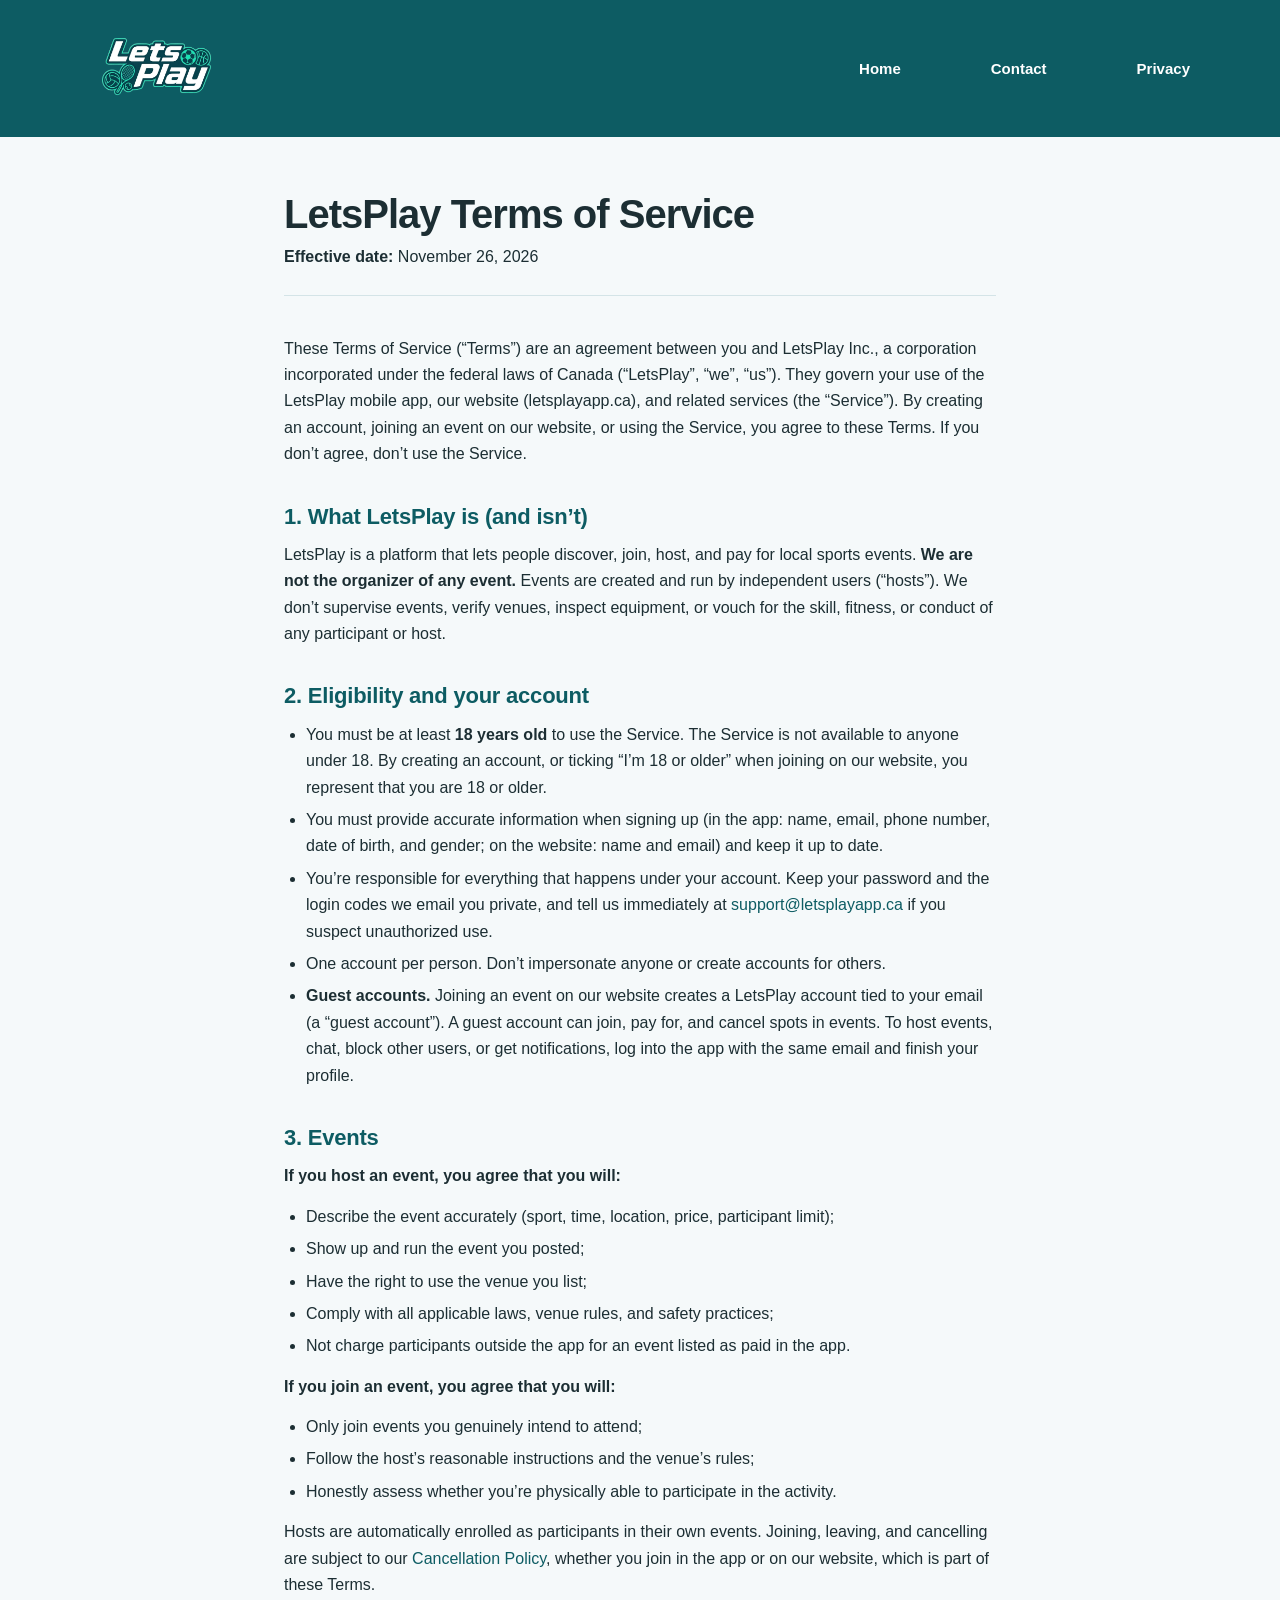
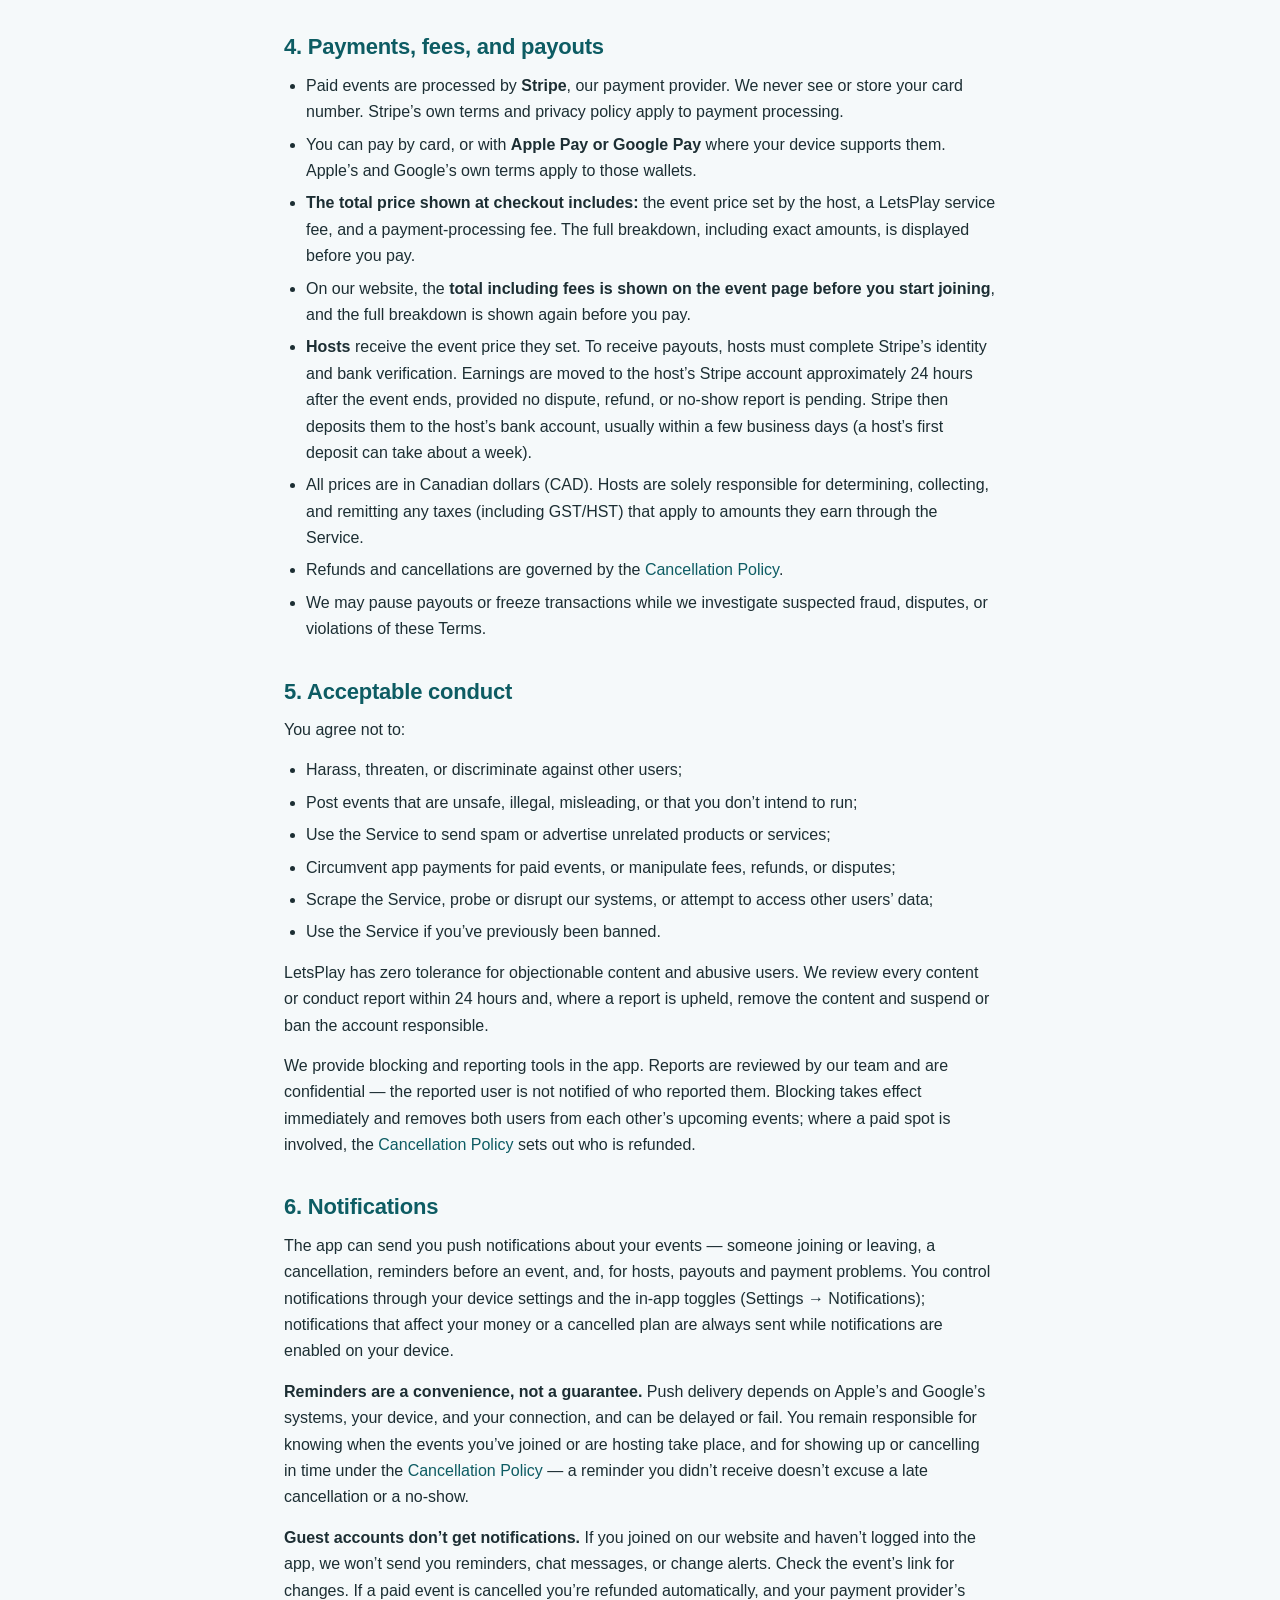
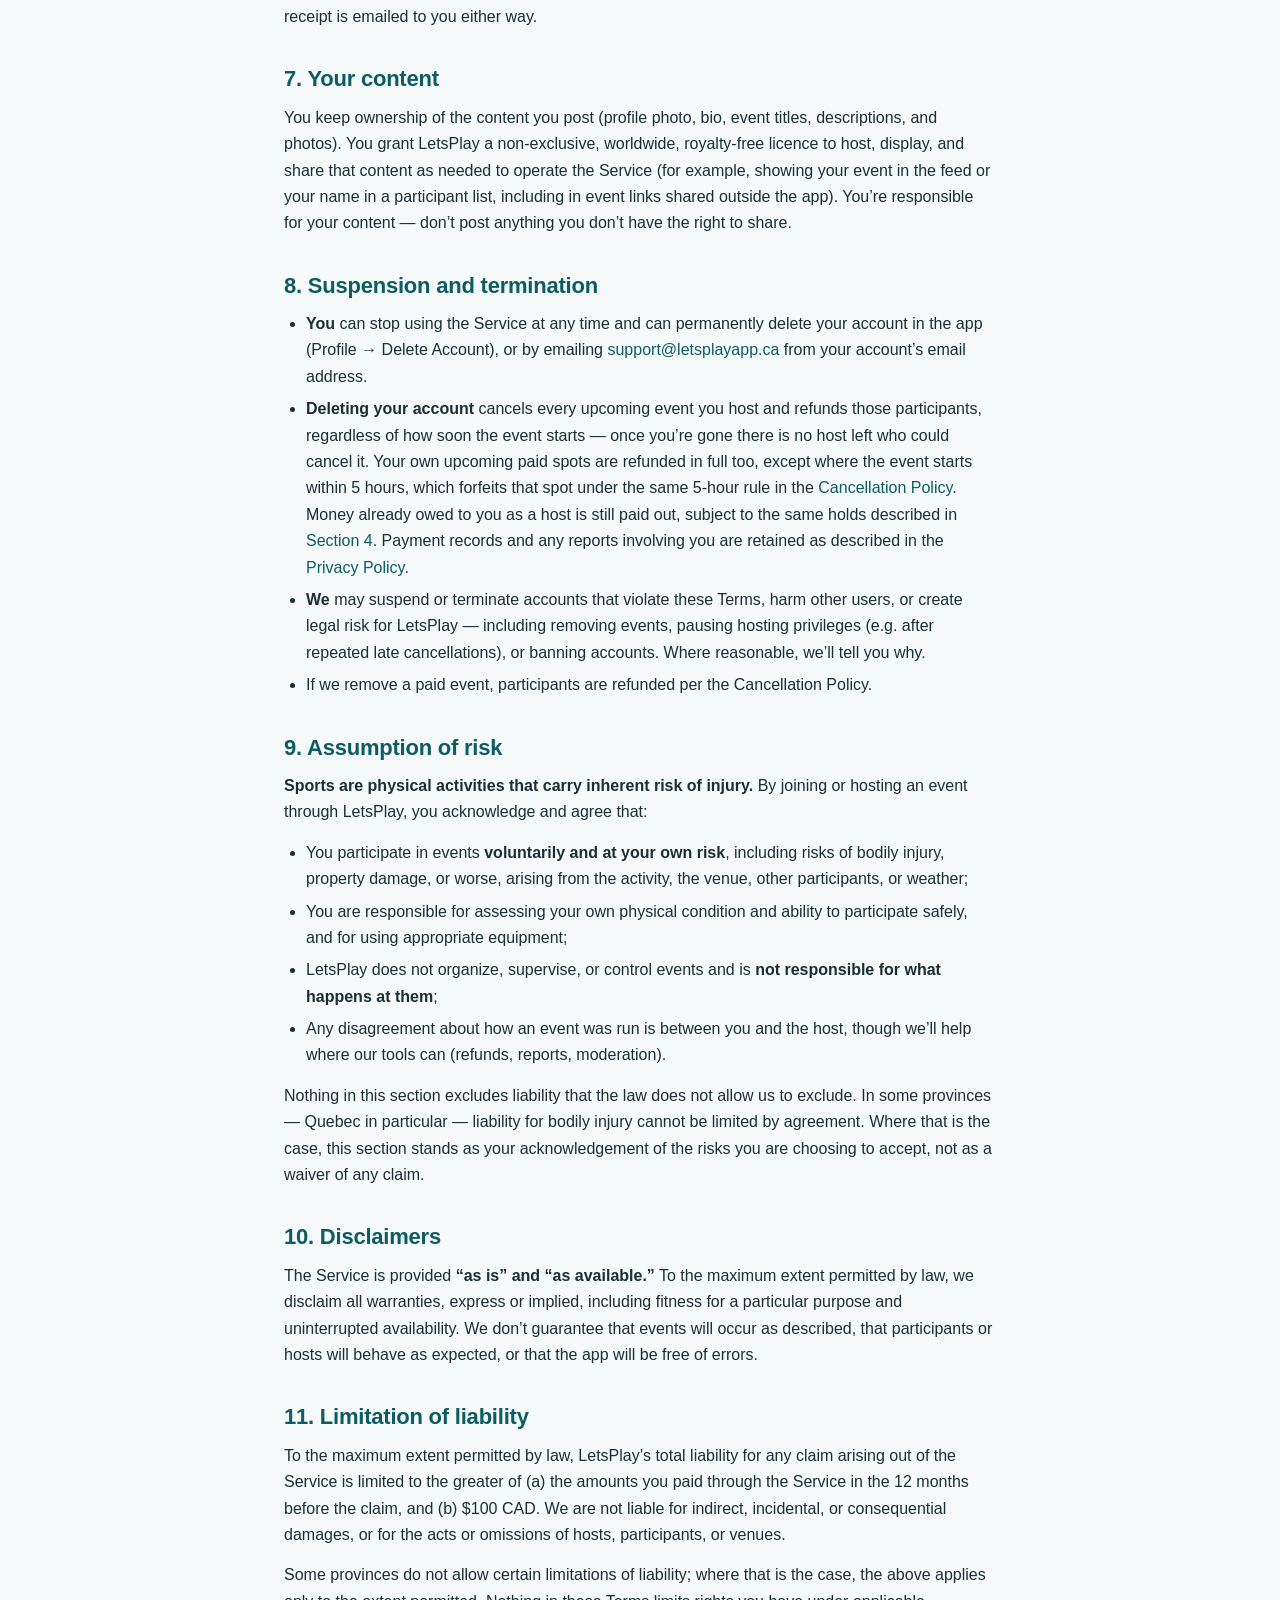
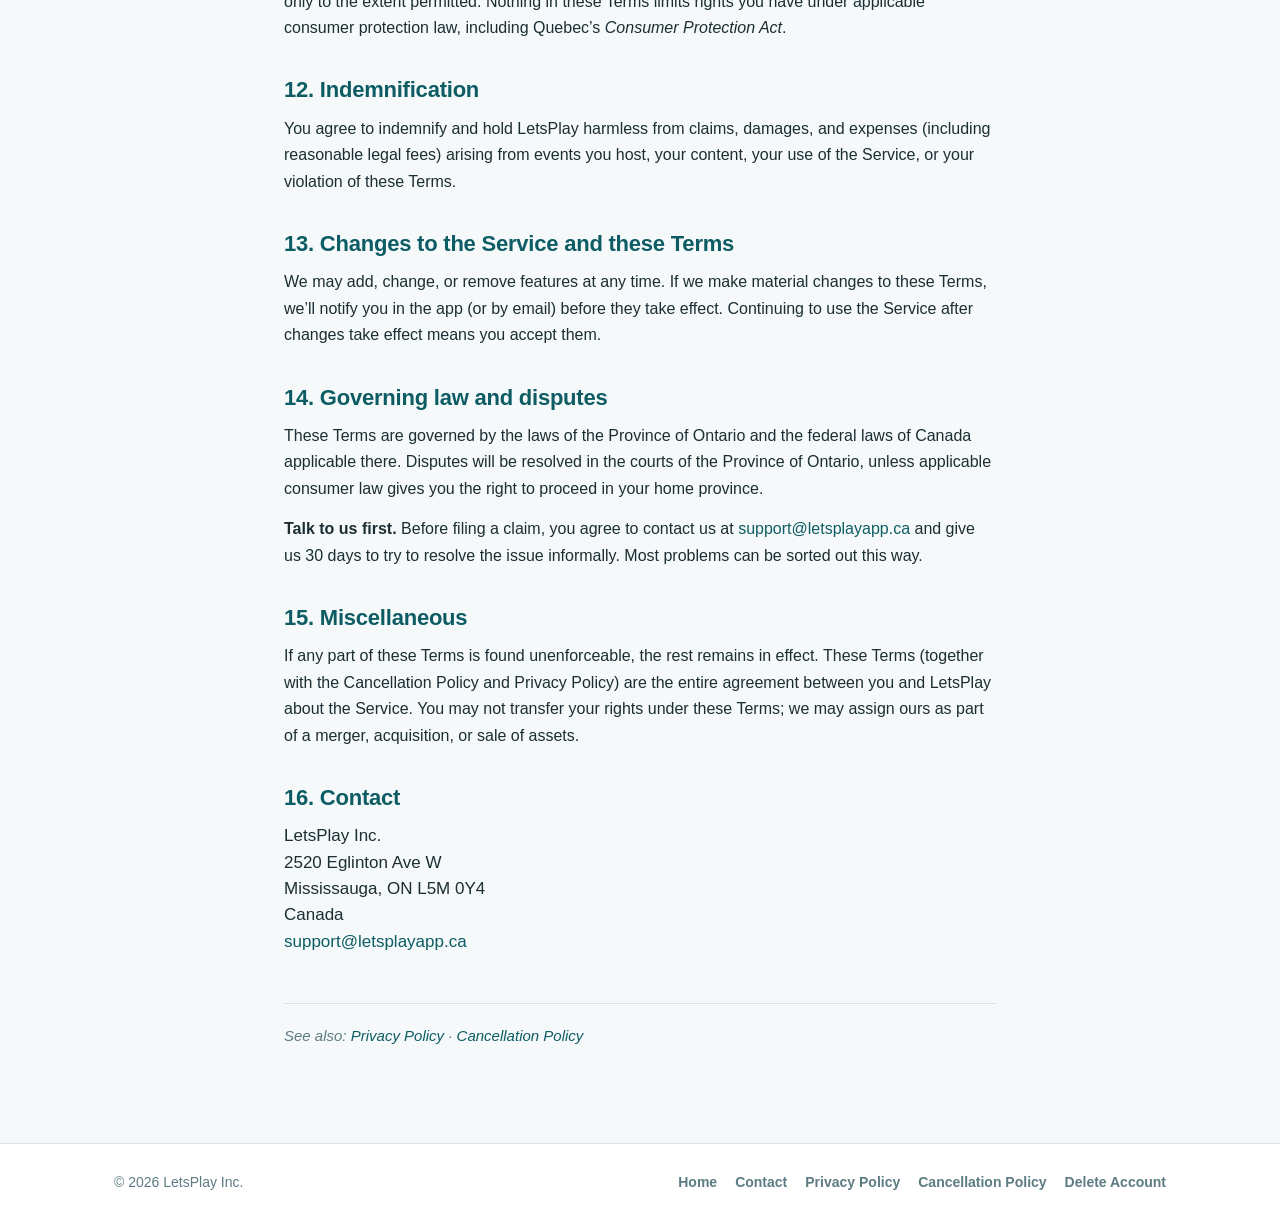
<file: terms.html>
<!doctype html>
<!--
  Terms of Service.

  SOURCE OF TRUTH: TERMS_OF_SERVICE.md in the mobile repo. The wording here is a
  verbatim copy. If the terms change, change both.
-->
<html lang="en">
  <head>
    <meta charset="utf-8" />
    <meta name="viewport" content="width=device-width, initial-scale=1" />
    <title>Terms of Service — LetsPlay</title>
    <meta
      name="description"
      content="The agreement between you and LetsPlay Inc.: eligibility, hosting and joining events, payments and payouts, conduct, risk, and liability."
    />
    <meta name="theme-color" content="#0D5C63" />
    <link rel="icon" type="image/png" href="./assets/logo.png" />
    <link rel="apple-touch-icon" href="./assets/logo.png" />
    <link rel="stylesheet" href="./assets/styles.css" />
  </head>
  <body>
    <!-- =========== Top navigation =========== -->
    <header class="nav">
      <div class="container nav__inner">
        <a class="nav__brand" href="./index.html" aria-label="LetsPlay home">
          <img src="./assets/logo.png" alt="LetsPlay" />
        </a>
        <nav class="nav__links">
          <a class="nav__link" href="./index.html">Home</a>
          <a class="nav__link" href="./contact.html">Contact</a>
          <a class="nav__link" href="./privacy.html">Privacy</a>
        </nav>
      </div>
    </header>

    <main class="legal">
      <div class="legal__head">
        <h1>LetsPlay Terms of Service</h1>
        <p class="legal__meta">
          <strong>Effective date:</strong> November 26, 2026
        </p>
      </div>

      <p>
        These Terms of Service (&ldquo;Terms&rdquo;) are an agreement between you
        and LetsPlay Inc., a corporation incorporated under the federal laws of
        Canada (&ldquo;LetsPlay&rdquo;, &ldquo;we&rdquo;, &ldquo;us&rdquo;). They
        govern your use of the LetsPlay mobile app, our website (letsplayapp.ca),
        and related services (the &ldquo;Service&rdquo;). By creating an account,
        joining an event on our website, or using the Service, you
        agree to these Terms. If you don&rsquo;t agree, don&rsquo;t use the
        Service.
      </p>

      <h2 id="s1">1. What LetsPlay is (and isn&rsquo;t)</h2>

      <p>
        LetsPlay is a platform that lets people discover, join, host, and pay for
        local sports events. <strong>We are not the organizer of any event.</strong>
        Events are created and run by independent users
        (&ldquo;hosts&rdquo;). We don&rsquo;t supervise events, verify venues,
        inspect equipment, or vouch for the skill, fitness, or conduct of any
        participant or host.
      </p>

      <h2 id="s2">2. Eligibility and your account</h2>

      <ul>
        <li>
          You must be at least <strong>18 years old</strong> to use the Service.
          The Service is not available to anyone under 18. By creating an account,
          or ticking &ldquo;I&rsquo;m 18 or older&rdquo; when joining on our
          website, you represent that you are 18 or older.
        </li>
        <li>
          You must provide accurate information when signing up (in the app:
          name, email, phone number, date of birth, and gender; on the website:
          name and email) and keep it up to date.
        </li>
        <li>
          You&rsquo;re responsible for everything that happens under your account.
          Keep your password and the login codes we email you private, and tell us immediately at
          <a href="mailto:support@letsplayapp.ca">support@letsplayapp.ca</a> if
          you suspect unauthorized use.
        </li>
        <li>
          One account per person. Don&rsquo;t impersonate anyone or create
          accounts for others.
        </li>
        <li>
          <strong>Guest accounts.</strong> Joining an event on our website creates
          a LetsPlay account tied to your email (a &ldquo;guest account&rdquo;). A
          guest account can join, pay for, and cancel spots in events. To host
          events, chat, block other users, or get notifications, log into the app
          with the same email and finish your profile.
        </li>
      </ul>

      <h2 id="s3">3. Events</h2>

      <p><strong>If you host an event, you agree that you will:</strong></p>

      <ul>
        <li>
          Describe the event accurately (sport, time, location, price,
          participant limit);
        </li>
        <li>Show up and run the event you posted;</li>
        <li>Have the right to use the venue you list;</li>
        <li>
          Comply with all applicable laws, venue rules, and safety practices;
        </li>
        <li>
          Not charge participants outside the app for an event listed as paid in
          the app.
        </li>
      </ul>

      <p><strong>If you join an event, you agree that you will:</strong></p>

      <ul>
        <li>Only join events you genuinely intend to attend;</li>
        <li>
          Follow the host&rsquo;s reasonable instructions and the venue&rsquo;s
          rules;
        </li>
        <li>
          Honestly assess whether you&rsquo;re physically able to participate in
          the activity.
        </li>
      </ul>

      <p>
        Hosts are automatically enrolled as participants in their own events.
        Joining, leaving, and cancelling are subject to our
        <a href="./cancellation.html">Cancellation Policy</a>, whether you join
        in the app or on our website, which is part of these Terms.
      </p>

      <h2 id="s4">4. Payments, fees, and payouts</h2>

      <ul>
        <li>
          Paid events are processed by <strong>Stripe</strong>, our payment
          provider. We never see or store your card number. Stripe&rsquo;s own
          terms and privacy policy apply to payment processing.
        </li>
        <li>
          You can pay by card, or with
          <strong>Apple Pay or Google Pay</strong> where your device supports
          them. Apple&rsquo;s and Google&rsquo;s own terms apply to those wallets.
        </li>
        <li>
          <strong>The total price shown at checkout includes:</strong> the event
          price set by the host, a LetsPlay service fee, and a payment-processing
          fee. The full breakdown, including exact amounts, is displayed before
          you pay.
        </li>
        <li>
          On our website, the <strong>total including fees is shown on the event
          page before you start joining</strong>, and the full breakdown is shown
          again before you pay.
        </li>
        <li>
          <strong>Hosts</strong> receive the event price they set. To receive
          payouts, hosts must complete Stripe&rsquo;s identity and bank
          verification. Earnings are moved to the host&rsquo;s Stripe account
          approximately 24 hours after the event ends, provided no dispute,
          refund, or no-show report is pending. Stripe then deposits them to the
          host&rsquo;s bank account, usually within a few business days (a
          host&rsquo;s first deposit can take about a week).
        </li>
        <li>
          All prices are in Canadian dollars (CAD). Hosts are solely responsible
          for determining, collecting, and remitting any taxes (including GST/HST)
          that apply to amounts they earn through the Service.
        </li>
        <li>
          Refunds and cancellations are governed by the
          <a href="./cancellation.html">Cancellation Policy</a>.
        </li>
        <li>
          We may pause payouts or freeze transactions while we investigate
          suspected fraud, disputes, or violations of these Terms.
        </li>
      </ul>

      <h2 id="s5">5. Acceptable conduct</h2>

      <p>You agree not to:</p>

      <ul>
        <li>Harass, threaten, or discriminate against other users;</li>
        <li>
          Post events that are unsafe, illegal, misleading, or that you
          don&rsquo;t intend to run;
        </li>
        <li>
          Use the Service to send spam or advertise unrelated products or
          services;
        </li>
        <li>
          Circumvent app payments for paid events, or manipulate fees, refunds, or
          disputes;
        </li>
        <li>
          Scrape the Service, probe or disrupt our systems, or attempt to access
          other users&rsquo; data;
        </li>
        <li>Use the Service if you&rsquo;ve previously been banned.</li>
      </ul>

      <p>
        LetsPlay has zero tolerance for objectionable content and abusive users.
        We review every content or conduct report within 24 hours and, where a
        report is upheld, remove the content and suspend or ban the account
        responsible.
      </p>

      <p>
        We provide blocking and reporting tools in the app. Reports are reviewed
        by our team and are confidential &mdash; the reported user is not notified
        of who reported them. Blocking takes effect immediately and removes both
        users from each other&rsquo;s upcoming events; where a paid spot is
        involved, the <a href="./cancellation.html">Cancellation Policy</a> sets
        out who is refunded.
      </p>

      <h2 id="s6">6. Notifications</h2>

      <p>
        The app can send you push notifications about your events &mdash; someone
        joining or leaving, a cancellation, reminders before an event, and, for
        hosts, payouts and payment problems. You control notifications through
        your device settings and the in-app toggles (Settings &rarr;
        Notifications); notifications that affect your money or a cancelled plan
        are always sent while notifications are enabled on your device.
      </p>

      <p>
        <strong>Reminders are a convenience, not a guarantee.</strong> Push
        delivery depends on Apple&rsquo;s and Google&rsquo;s systems, your device,
        and your connection, and can be delayed or fail. You remain responsible
        for knowing when the events you&rsquo;ve joined or are hosting take place,
        and for showing up or cancelling in time under the
        <a href="./cancellation.html">Cancellation Policy</a> &mdash; a reminder
        you didn&rsquo;t receive doesn&rsquo;t excuse a late cancellation or a
        no-show.
      </p>

      <p>
        <strong>Guest accounts don&rsquo;t get notifications.</strong> If you
        joined on our website and haven&rsquo;t logged into the app, we won&rsquo;t
        send you reminders, chat messages, or change alerts. Check the
        event&rsquo;s link for changes. If a paid event is cancelled you&rsquo;re
        refunded automatically, and your payment provider&rsquo;s receipt is
        emailed to you either way.
      </p>

      <h2 id="s7">7. Your content</h2>

      <p>
        You keep ownership of the content you post (profile photo, bio, event
        titles, descriptions, and photos). You grant LetsPlay a non-exclusive, worldwide,
        royalty-free licence to host, display, and share that content as needed to
        operate the Service (for example, showing your event in the feed or your
        name in a participant list, including in event links shared outside the
        app). You&rsquo;re responsible for your content &mdash; don&rsquo;t post
        anything you don&rsquo;t have the right to share.
      </p>

      <h2 id="s8">8. Suspension and termination</h2>

      <ul>
        <li>
          <strong>You</strong> can stop using the Service at any time and can
          permanently delete your account in the app (Profile &rarr; Delete
          Account), or by emailing
          <a href="mailto:support@letsplayapp.ca">support@letsplayapp.ca</a> from
          your account&rsquo;s email address.
        </li>
        <li>
          <strong>Deleting your account</strong> cancels every upcoming event you
          host and refunds those participants, regardless of how soon the event
          starts &mdash; once you&rsquo;re gone there is no host left who could
          cancel it. Your own upcoming paid spots are refunded in full too, except
          where the event starts within 5 hours, which forfeits that spot under
          the same 5-hour rule in the
          <a href="./cancellation.html">Cancellation Policy</a>. Money already
          owed to you as a host is still paid out, subject to the same holds
          described in <a href="#s4">Section 4</a>. Payment records and any
          reports involving you are retained as described in the
          <a href="./privacy.html">Privacy Policy</a>.
        </li>
        <li>
          <strong>We</strong> may suspend or terminate accounts that violate these
          Terms, harm other users, or create legal risk for LetsPlay &mdash;
          including removing events, pausing hosting privileges (e.g. after
          repeated late cancellations), or banning accounts. Where reasonable,
          we&rsquo;ll tell you why.
        </li>
        <li>
          If we remove a paid event, participants are refunded per the
          Cancellation Policy.
        </li>
      </ul>

      <h2 id="s9">9. Assumption of risk</h2>

      <p>
        <strong
          >Sports are physical activities that carry inherent risk of
          injury.</strong
        >
        By joining or hosting an event through LetsPlay, you acknowledge and agree
        that:
      </p>

      <ul>
        <li>
          You participate in events
          <strong>voluntarily and at your own risk</strong>, including risks of
          bodily injury, property damage, or worse, arising from the activity, the
          venue, other participants, or weather;
        </li>
        <li>
          You are responsible for assessing your own physical condition and
          ability to participate safely, and for using appropriate equipment;
        </li>
        <li>
          LetsPlay does not organize, supervise, or control events and is
          <strong>not responsible for what happens at them</strong>;
        </li>
        <li>
          Any disagreement about how an event was run is between you and the host,
          though we&rsquo;ll help where our tools can (refunds, reports,
          moderation).
        </li>
      </ul>

      <p>
        Nothing in this section excludes liability that the law does not allow us
        to exclude. In some provinces &mdash; Quebec in particular &mdash;
        liability for bodily injury cannot be limited by agreement. Where that is
        the case, this section stands as your acknowledgement of the risks you are
        choosing to accept, not as a waiver of any claim.
      </p>

      <h2 id="s10">10. Disclaimers</h2>

      <p>
        The Service is provided
        <strong>&ldquo;as is&rdquo; and &ldquo;as available.&rdquo;</strong> To
        the maximum extent permitted by law, we disclaim all warranties, express
        or implied, including fitness for a particular purpose and uninterrupted
        availability. We don&rsquo;t guarantee that events will occur as
        described, that participants or hosts will behave as expected, or that the
        app will be free of errors.
      </p>

      <h2 id="s11">11. Limitation of liability</h2>

      <p>
        To the maximum extent permitted by law, LetsPlay&rsquo;s total liability
        for any claim arising out of the Service is limited to the greater of (a)
        the amounts you paid through the Service in the 12 months before the
        claim, and (b) $100 CAD. We are not liable for indirect, incidental, or
        consequential damages, or for the acts or omissions of hosts,
        participants, or venues.
      </p>

      <p>
        Some provinces do not allow certain limitations of liability; where that
        is the case, the above applies only to the extent permitted. Nothing in
        these Terms limits rights you have under applicable consumer protection
        law, including Quebec&rsquo;s <em>Consumer Protection Act</em>.
      </p>

      <h2 id="s12">12. Indemnification</h2>

      <p>
        You agree to indemnify and hold LetsPlay harmless from claims, damages,
        and expenses (including reasonable legal fees) arising from events you
        host, your content, your use of the Service, or your violation of these
        Terms.
      </p>

      <h2 id="s13">13. Changes to the Service and these Terms</h2>

      <p>
        We may add, change, or remove features at any time. If we make material
        changes to these Terms, we&rsquo;ll notify you in the app (or by email)
        before they take effect. Continuing to use the Service after changes take
        effect means you accept them.
      </p>

      <h2 id="s14">14. Governing law and disputes</h2>

      <p>
        These Terms are governed by the laws of the Province of Ontario and the
        federal laws of Canada applicable there. Disputes will be resolved in the
        courts of the Province of Ontario, unless applicable consumer law gives
        you the right to proceed in your home province.
      </p>

      <p>
        <strong>Talk to us first.</strong> Before filing a claim, you agree to
        contact us at
        <a href="mailto:support@letsplayapp.ca">support@letsplayapp.ca</a> and
        give us 30 days to try to resolve the issue informally. Most problems can
        be sorted out this way.
      </p>

      <h2 id="s15">15. Miscellaneous</h2>

      <p>
        If any part of these Terms is found unenforceable, the rest remains in
        effect. These Terms (together with the Cancellation Policy and Privacy
        Policy) are the entire agreement between you and LetsPlay about the
        Service. You may not transfer your rights under these Terms; we may assign
        ours as part of a merger, acquisition, or sale of assets.
      </p>

      <h2 id="s16">16. Contact</h2>

      <address>
        LetsPlay Inc.<br />
        2520 Eglinton Ave W<br />
        Mississauga, ON L5M 0Y4<br />
        Canada<br />
        <a href="mailto:support@letsplayapp.ca">support@letsplayapp.ca</a>
      </address>

      <footer class="legal__seealso">
        <em
          >See also: <a href="./privacy.html">Privacy Policy</a> &middot;
          <a href="./cancellation.html">Cancellation Policy</a></em
        >
      </footer>
    </main>

    <!-- =========== Footer =========== -->
    <footer class="footer">
      <div class="container footer__inner">
        <span>&copy; 2026 LetsPlay Inc.</span>
        <nav class="footer__links">
          <a href="./index.html">Home</a>
          <a href="./contact.html">Contact</a>
          <a href="./privacy.html">Privacy Policy</a>
          <a href="./cancellation.html">Cancellation Policy</a>
          <a href="./delete-account.html">Delete Account</a>
        </nav>
      </div>
    </footer>
  </body>
</html>
</file>
<file: assets/styles.css>
/* LetsPlay marketing site — shared stylesheet
   Design tokens mirror the React Native app (lib/constants/colors.ts, light theme).
   No webfonts, no JS. */

:root {
  /* Color */
  --teal: #0D5C63;
  --teal-dark: #0B2227;
  --teal-tint: rgba(13, 92, 99, 0.04);
  --teal-wash: #ebf3f4; /* opaque, one step up from --bg; matches the auth emails */
  --mint: #00D4AA;
  --mint-soft: rgba(0, 212, 170, 0.12);
  --bg: #F5F9FA;
  --card: #FFFFFF;
  --border: #D4E4E7;
  --text: #1C2E33;
  --text-muted: #5C7B82;
  --text-on-dark: #FFFFFF;
  --text-on-dark-muted: rgba(255, 255, 255, 0.78);

  /* Shape */
  --r-button: 12px;
  --r-card: 16px;
  --r-chip: 20px;

  /* Layout */
  --max-w: 1100px;
  --gutter: 24px;

  /* Type */
  --font-stack: -apple-system, BlinkMacSystemFont, "Segoe UI", Roboto,
    "Helvetica Neue", Arial, "Noto Sans", sans-serif;
}

/* Reset / base */
*,
*::before,
*::after {
  box-sizing: border-box;
}

html {
  scroll-behavior: smooth;
}

body {
  margin: 0;
  background: var(--bg);
  color: var(--text);
  font-family: var(--font-stack);
  font-size: 17px;
  line-height: 1.55;
  -webkit-font-smoothing: antialiased;
  -moz-osx-font-smoothing: grayscale;
}

a {
  color: var(--teal);
  text-decoration: none;
}

a:hover {
  text-decoration: underline;
}

img {
  display: block;
  max-width: 100%;
}

h1,
h2,
h3 {
  margin: 0 0 16px;
  color: var(--text);
  letter-spacing: -0.01em;
}

h1 {
  font-size: 44px;
  line-height: 1.08;
  font-weight: 800;
  letter-spacing: -0.025em;
}

h2 {
  font-size: 28px;
  line-height: 1.2;
  font-weight: 700;
}

h3 {
  font-size: 20px;
  line-height: 1.3;
  font-weight: 700;
}

p {
  margin: 0 0 14px;
}

/* Layout helpers */
.container {
  width: 100%;
  max-width: var(--max-w);
  margin: 0 auto;
  padding: 0 var(--gutter);
}

.section {
  padding: 72px 0;
}

.section-tight {
  padding: 56px 0;
}

/* Navigation */
.nav {
  position: sticky;
  top: 0;
  z-index: 10;
  background: var(--teal);
}

.nav__inner {
  display: flex;
  align-items: center;
  justify-content: space-between;
  min-height: 0;
  padding: 2px 0;
}

.nav__brand {
  display: inline-flex;
  align-items: center;
  line-height: 0;
  margin: 0;
}

.nav__links {
  display: flex;
  align-items: center;
  gap: 90px;
}

.nav__brand img {
  width: 133px;
  height: 133px;
  object-fit: contain;
  display: block;
  margin: 0;
}

.nav__link {
  font-size: 15px;
  font-weight: 600;
  color: var(--text-on-dark);
}

.nav__link:hover {
  color: var(--mint);
  text-decoration: none;
}

/* Hero */
.hero {
  background: var(--teal);
  color: var(--text-on-dark);
  padding: 70px 0;
  text-align: center;
  position: relative;
  overflow: hidden;
}

.hero::before {
  /* Subtle radial highlight to give the dark band depth — no external assets. */
  content: "";
  position: absolute;
  inset: 0;
  background: radial-gradient(
    ellipse at bottom,
    rgba(0, 212, 170, 0.12),
    transparent 60%
  );
  pointer-events: none;
}

.hero > .container {
  position: relative;
}

.eyebrow-row {
  display: flex;
  align-items: center;
  justify-content: center;
  gap: 10px;
  margin-bottom: 18px;
}

.eyebrow-line {
  width: 20px;
  height: 1.5px;
  background: var(--mint);
  opacity: 0.7;
  border-radius: 1px;
}

.eyebrow {
  font-size: 12px;
  font-weight: 700;
  letter-spacing: 3.5px;
  color: var(--mint);
  text-transform: uppercase;
}

.hero .eyebrow {
  font-size: 14px;
}

.hero h1 {
  color: var(--text-on-dark);
  font-size: 56px;
  font-weight: 700;
  line-height: 1.05;
  letter-spacing: -0.03em;
  margin: 0 auto 18px;
  max-width: 14ch;
}

.hero__sub {
  color: var(--text-on-dark-muted);
  font-size: 19px;
  line-height: 1.55;
  max-width: 600px;
  margin: 0 auto 36px;
}

/* Store badges */
.store-row {
  display: flex;
  flex-wrap: wrap;
  justify-content: center;
  gap: 14px;
}

/* Official Apple / Google artwork, shown unmodified. Both are rendered at the
   same height: Apple's minimum on-screen height is 40px, and Google requires
   its badge to be at least as large as any other store badge beside it. */
.store-badge {
  display: block;
  transition: transform 0.15s ease, opacity 0.15s ease;
}

.store-badge:hover {
  transform: translateY(-1px);
  opacity: 0.92;
}

.store-badge img {
  display: block;
  height: 52px;
  width: auto;
}

.cta-strip .store-row {
  margin-top: 24px;
}

/* Section heading block */
.section-head {
  text-align: center;
  margin-bottom: 48px;
}

.section-head .eyebrow {
  display: inline-block;
  margin-bottom: 10px;
}

.section-head p {
  color: var(--text-muted);
  max-width: 560px;
  margin: 0 auto;
}

/* Cards / steps */
.steps {
  display: grid;
  grid-template-columns: repeat(4, 1fr);
  gap: 20px;
}

.card {
  background: var(--card);
  border: 1.5px solid var(--border);
  border-radius: var(--r-card);
  padding: 24px;
  box-shadow: 0 2px 6px rgba(0, 0, 0, 0.06);
  display: flex;
  flex-direction: column;
  gap: 8px;
  transition: transform 0.18s ease, border-color 0.18s ease,
    box-shadow 0.18s ease;
}

.card:hover {
  transform: translateY(-3px);
  border-color: var(--mint);
  box-shadow: 0 10px 20px rgba(0, 0, 0, 0.08);
}

.step-number {
  display: inline-flex;
  align-items: center;
  justify-content: center;
  align-self: flex-start;
  width: 44px;
  height: 44px;
  border-radius: 50%;
  background: var(--teal);
  color: var(--text-on-dark);
  font-size: 14px;
  font-weight: 800;
  letter-spacing: -0.02em;
  margin-bottom: 6px;
  box-shadow: 0 0 0 4px var(--mint-soft);
}

.card__head {
  display: flex;
  align-items: center;
  gap: 10px;
  margin-top: 4px;
}

.card__head h3 {
  margin: 0;
}

.card__icon {
  width: 28px;
  height: 28px;
  color: var(--mint);
  flex-shrink: 0;
}

.card h3 {
  margin: 0;
  font-size: 18px;
}

.card p {
  margin: 0;
  font-size: 15px;
  color: var(--text-muted);
  line-height: 1.5;
}

/* Final CTA strip */
.cta-strip {
  background: var(--teal);
  color: var(--text-on-dark);
  text-align: center;
  padding: 64px 0;
}

.cta-strip h2 {
  color: var(--text-on-dark);
  margin-bottom: 12px;
  font-size: 32px;
}

/* Footer */
.footer {
  background: var(--card);
  border-top: 1px solid var(--border);
  padding: 28px 0;
}

.footer__inner {
  display: flex;
  align-items: center;
  justify-content: space-between;
  gap: 12px;
  color: var(--text-muted);
  font-size: 14px;
}

.footer__links {
  display: flex;
  flex-wrap: wrap;
  align-items: center;
  justify-content: center;
  gap: 10px 18px;
}

.footer__inner a {
  color: var(--text-muted);
  font-weight: 600;
}

.footer__inner a:hover {
  color: var(--teal);
  text-decoration: none;
}

.footer__legal {
  margin: 16px auto 0;
  color: var(--text-muted);
  font-size: 12px;
  line-height: 1.5;
}

/* ============ Contact page ============ */
.contact-email-row {
  text-align: center;
}

.contact-email {
  display: inline-block;
  font-size: 20px;
  font-weight: 700;
  color: var(--teal);
}

/* ============ Payouts-complete page ============ */
/* Shown in a small in-app browser sheet after Stripe Connect onboarding
   returns/refreshes. Status-neutral: it never claims success. */
.payouts {
  min-height: calc(100vh - 137px); /* viewport minus nav + footer */
  display: flex;
  align-items: center;
  justify-content: center;
  text-align: center;
  padding: 48px var(--gutter);
}

.payouts__card {
  max-width: 460px;
}

.payouts__icon {
  width: 72px;
  height: 72px;
  margin: 0 auto 24px;
  color: var(--teal);
}

.payouts h1 {
  font-size: 34px;
  margin-bottom: 14px;
}

.payouts p {
  font-size: 18px;
  line-height: 1.6;
  color: var(--text-muted);
  margin: 0;
}

@media (max-width: 480px) {
  .payouts h1 {
    font-size: 28px;
  }
  .payouts p {
    font-size: 17px;
  }
}

/* ============ Auth hand-off pages ============ */
/* Fallback landing pages behind the /auth/* Universal Links. Only seen when iOS
   could not hand the link to the app — desktop, an in-app browser that swallows
   Universal Links, Chrome on iOS (which has been seen not handing them to the app),
   or a device without LetsPlay installed. */
.applink {
  min-height: calc(100vh - 137px); /* viewport minus nav + footer */
  display: flex;
  align-items: center;
  justify-content: center;
  text-align: center;
  padding: 48px var(--gutter);
}

.applink__card {
  max-width: 460px;
}

/* The /auth/* pages ship all three hand-off blocks and let the inline script reveal whichever
   applies. Browsers hide [hidden] on their own, but any class setting `display` would silently
   beat that UA rule — so pin it here rather than depend on none ever being added. */
.applink [hidden] {
  display: none !important;
}

.applink__icon {
  width: 72px;
  height: 72px;
  margin: 0 auto 24px;
  color: var(--teal);
}

.applink h1 {
  font-size: 34px;
  margin-bottom: 14px;
}

.applink p {
  font-size: 18px;
  line-height: 1.6;
  color: var(--text-muted);
  margin: 0 0 14px;
}

.applink__btn {
  display: inline-flex;
  align-items: center;
  justify-content: center;
  height: 52px;
  margin-top: 18px;
  padding: 0 28px;
  border-radius: var(--r-button);
  background: var(--teal);
  color: var(--text-on-dark);
  font-size: 16px;
  font-weight: 700;
  transition: transform 0.15s ease, opacity 0.15s ease;
}

.applink__btn:hover {
  text-decoration: none;
  color: var(--text-on-dark);
  transform: translateY(-1px);
  opacity: 0.92;
}

.applink__note {
  margin: 20px 0 0;
  font-size: 15px;
}

@media (max-width: 480px) {
  .applink h1 {
    font-size: 28px;
  }
  .applink p {
    font-size: 17px;
  }
  .applink__btn {
    display: flex;
    width: 100%;
    padding: 0 18px;
  }
}

/* ============ 404 page ============ */
/* 404.html does double duty: GitHub Pages serves it for genuine typos *and* for
   every /event/<uuid> share link, since no file exists at those paths. A script
   in the <head> stamps .is-event on <html> so the right half shows with no
   flash of the wrong copy. With JS off, the plain not-found copy wins. */
.nf-event {
  display: none;
}

.is-event .nf-event {
  display: block;
}

.is-event .nf-generic {
  display: none;
}

/* Official App Store / Google Play badges (styled by .store-badge). */
.applink__badges {
  display: flex;
  flex-wrap: wrap;
  justify-content: center;
  align-items: center;
  gap: 12px;
  margin-top: 26px;
}

/* "Already have the app?" line. Needs .applink__badges in the selector to
   beat the generic `.applink p` margin and size. */
.applink__badges + .applink__note {
  margin-top: 22px;
  font-size: 15px;
}

/* Shrink slightly on phones so both badges fit side by side down to a 360px
   screen. Still above Apple's 40px minimum; if a screen is narrower they wrap,
   centred. */
@media (max-width: 480px) {
  .applink__badges {
    gap: 10px;
  }
  .applink__badges .store-badge img {
    height: 44px;
  }
}

/* ============ Privacy page ============ */
.legal {
  max-width: 760px;
  margin: 0 auto;
  padding: 56px var(--gutter) 96px;
}

.legal__head {
  margin-bottom: 40px;
  padding-bottom: 24px;
  border-bottom: 1px solid var(--border);
}

.legal__head h1 {
  font-size: 40px;
  margin-bottom: 8px;
}

.legal__meta {
  color: var(--text-muted);
  font-size: 14px;
  margin: 0;
}

.legal h2 {
  font-size: 22px;
  margin-top: 36px;
  margin-bottom: 12px;
  color: var(--teal);
}

.legal h3 {
  font-size: 16px;
  margin-top: 20px;
  margin-bottom: 8px;
}

.legal p,
.legal li {
  color: var(--text);
  font-size: 16px;
  line-height: 1.65;
}

.legal ul {
  margin: 0 0 14px;
  padding-left: 22px;
}

.legal li {
  margin-bottom: 6px;
}

.legal__data {
  margin: 14px 0 18px;
  border: 1px solid var(--border);
  border-radius: var(--r-card);
  overflow: hidden;
  background: var(--card);
}

.legal__data dl {
  margin: 0;
}

.legal__data div {
  display: grid;
  grid-template-columns: 180px 1fr;
  gap: 16px;
  padding: 12px 18px;
  border-bottom: 1px solid var(--border);
}

.legal__data div:last-child {
  border-bottom: none;
}

.legal__data dt {
  font-weight: 600;
  color: var(--text);
}

.legal__data dd {
  margin: 0;
  color: var(--text-muted);
}

.legal__data .legal__group {
  background: var(--teal-tint);
  font-weight: 700;
  color: var(--teal);
  display: block;
  padding: 10px 18px;
  font-size: 13px;
  letter-spacing: 0.5px;
  text-transform: uppercase;
  border-bottom: 1px solid var(--border);
}

/* ============ Delete-account page ============ */
/* Blocks the privacy page doesn't use: a callout, a white panel, and the two
   data tables. Namespaced under .legal__ so the panel can't pick up the
   marketing .card, which is a hover-lifting tile and wrong for body copy. */
.legal__note {
  background: var(--teal-wash);
  border-left: 4px solid var(--teal);
  border-radius: 0 var(--r-button) var(--r-button) 0;
  padding: 14px 18px;
  margin: 20px 0;
}

.legal__note p:last-child {
  margin-bottom: 0;
}

.legal__panel {
  background: var(--card);
  border: 1px solid var(--border);
  border-radius: var(--r-card);
  padding: 22px 26px;
  margin: 28px 0;
}

.legal__panel h2 {
  margin-top: 0;
}

.legal__panel p:last-child {
  margin-bottom: 0;
}

/* The tables are wider than a phone. They scroll inside this box so the page
   body never scrolls sideways. */
.legal__table-scroll {
  overflow-x: auto;
  -webkit-overflow-scrolling: touch;
  margin: 18px 0;
}

.legal table {
  border-collapse: collapse;
  width: 100%;
  min-width: 460px;
  background: var(--card);
  font-size: 16px;
  line-height: 1.6;
}

.legal th,
.legal td {
  border: 1px solid var(--border);
  padding: 11px 14px;
  text-align: left;
  vertical-align: top;
}

.legal thead th {
  background: var(--teal-wash);
}

.legal tbody th {
  width: 34%;
  font-weight: 600;
}

.legal ol {
  margin: 0 0 14px;
  padding-left: 22px;
}

/* Nested bullets (the worked refund example) need room from their parent. */
.legal li > ul {
  margin: 6px 0 0;
}

/* Contact blocks (privacy s10, terms s16). <address> defaults to italic. */
.legal address {
  font-style: normal;
  margin: 0 0 14px;
}

/* Region identifiers in the provider table, e.g. us-east-2. */
.legal code {
  background: var(--teal-wash);
  border-radius: 4px;
  padding: 1px 5px;
  font-size: 0.9em;
}

/* The provider table carries three columns, so the row header needs less
   width than the two-column tables on the deletion page. */
.legal .legal__table--3col {
  min-width: 620px;
}

.legal .legal__table--3col tbody th {
  width: 20%;
}

.legal__seealso {
  margin-top: 48px;
  padding-top: 20px;
  border-top: 1px solid var(--border);
  color: var(--text-muted);
  font-size: 15px;
}

/* ============ Responsive ============ */
@media (max-width: 720px) {
  .nav__brand img {
    width: 80px;
    height: 80px;
  }
  .nav__inner {
    padding-left: 18px;
    padding-right: 18px;
  }
  .nav__links {
    gap: 22px;
  }
  .section {
    padding: 56px 0;
  }
  .hero {
    padding: 64px 0 72px;
  }
  .hero h1 {
    font-size: 36px;
  }
  .hero__sub {
    font-size: 17px;
  }
  h1 {
    font-size: 32px;
  }
  h2 {
    font-size: 24px;
  }
  .steps {
    grid-template-columns: 1fr;
    gap: 14px;
  }
  .footer__inner {
    flex-direction: column;
    text-align: center;
  }
  .cta-strip h2 {
    font-size: 26px;
  }
  .legal__data div {
    grid-template-columns: 1fr;
    gap: 4px;
  }
  .legal {
    padding: 40px var(--gutter) 64px;
  }
  .legal__head h1 {
    font-size: 32px;
  }
  .legal__panel {
    padding: 20px 18px;
  }
  .legal table {
    min-width: 380px;
  }
  .legal tbody th {
    width: auto;
  }
  .legal th,
  .legal td {
    padding: 10px 12px;
  }
}
</file>
